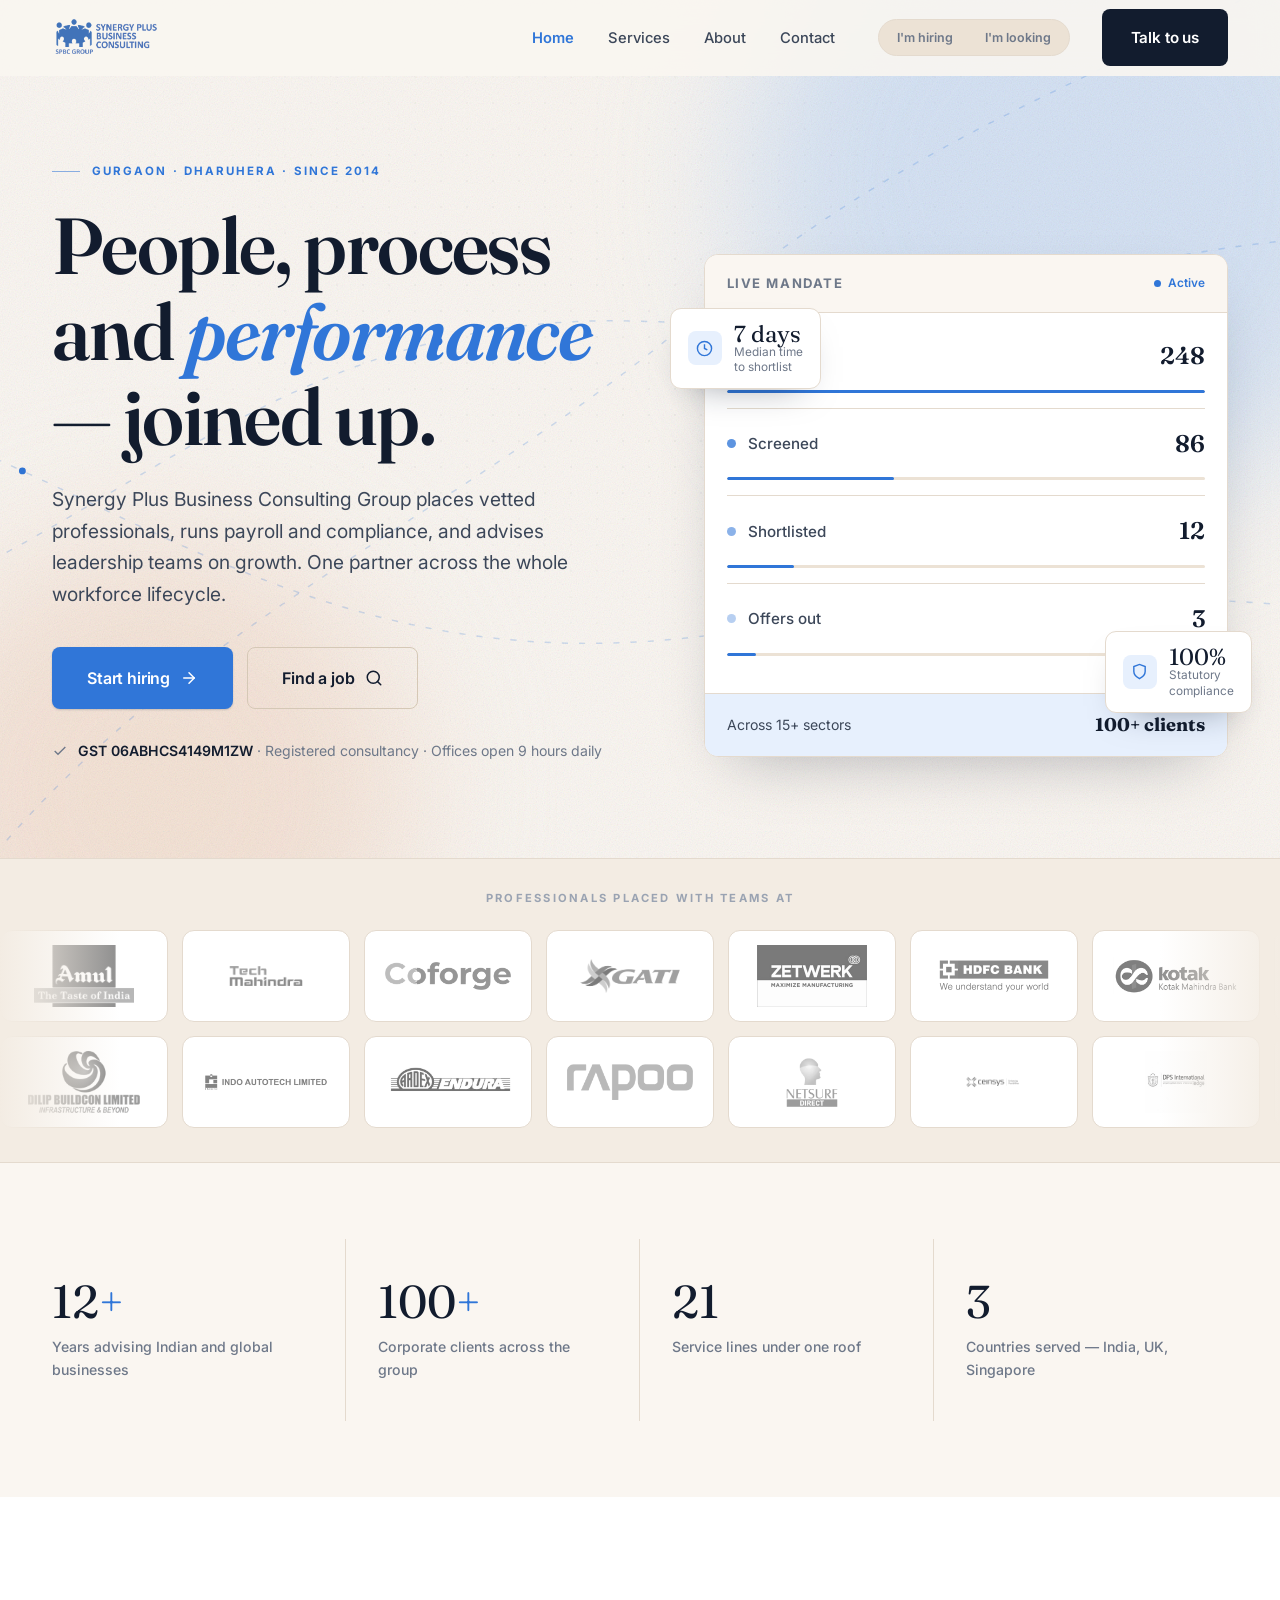
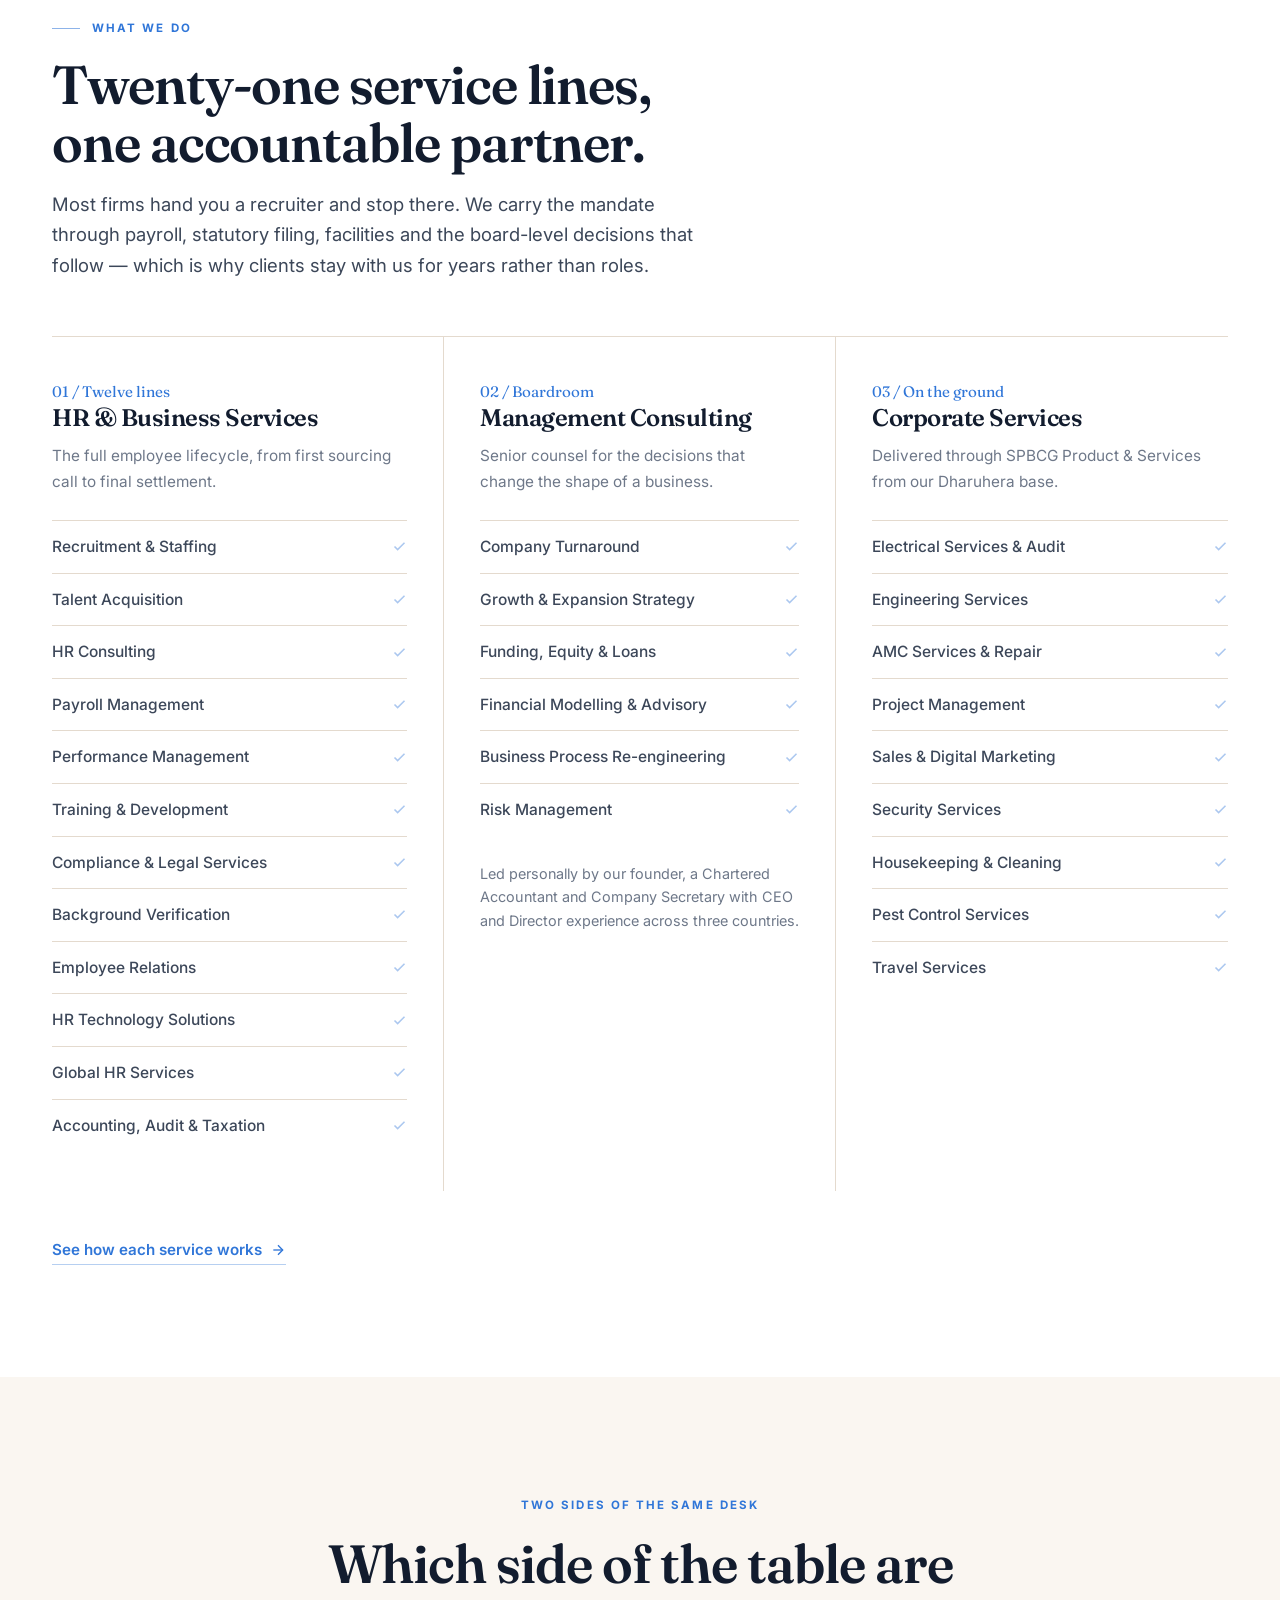
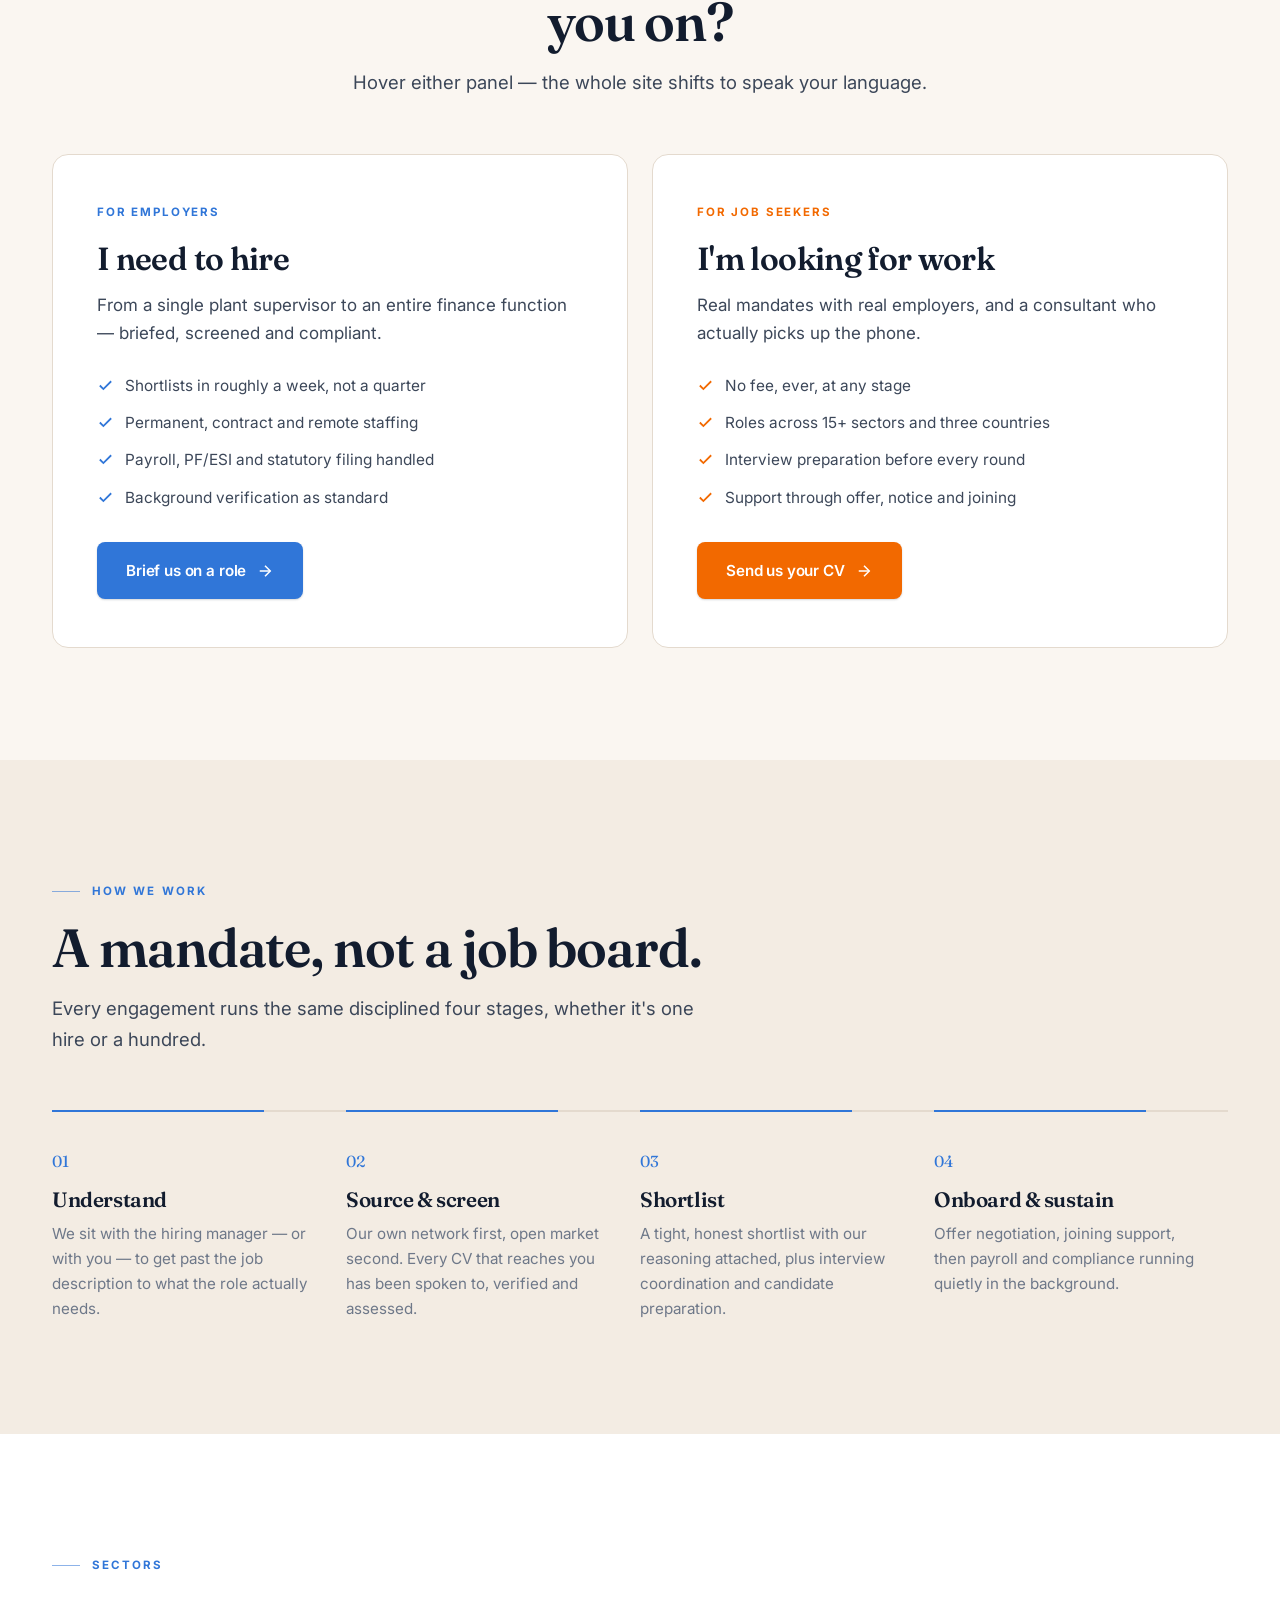
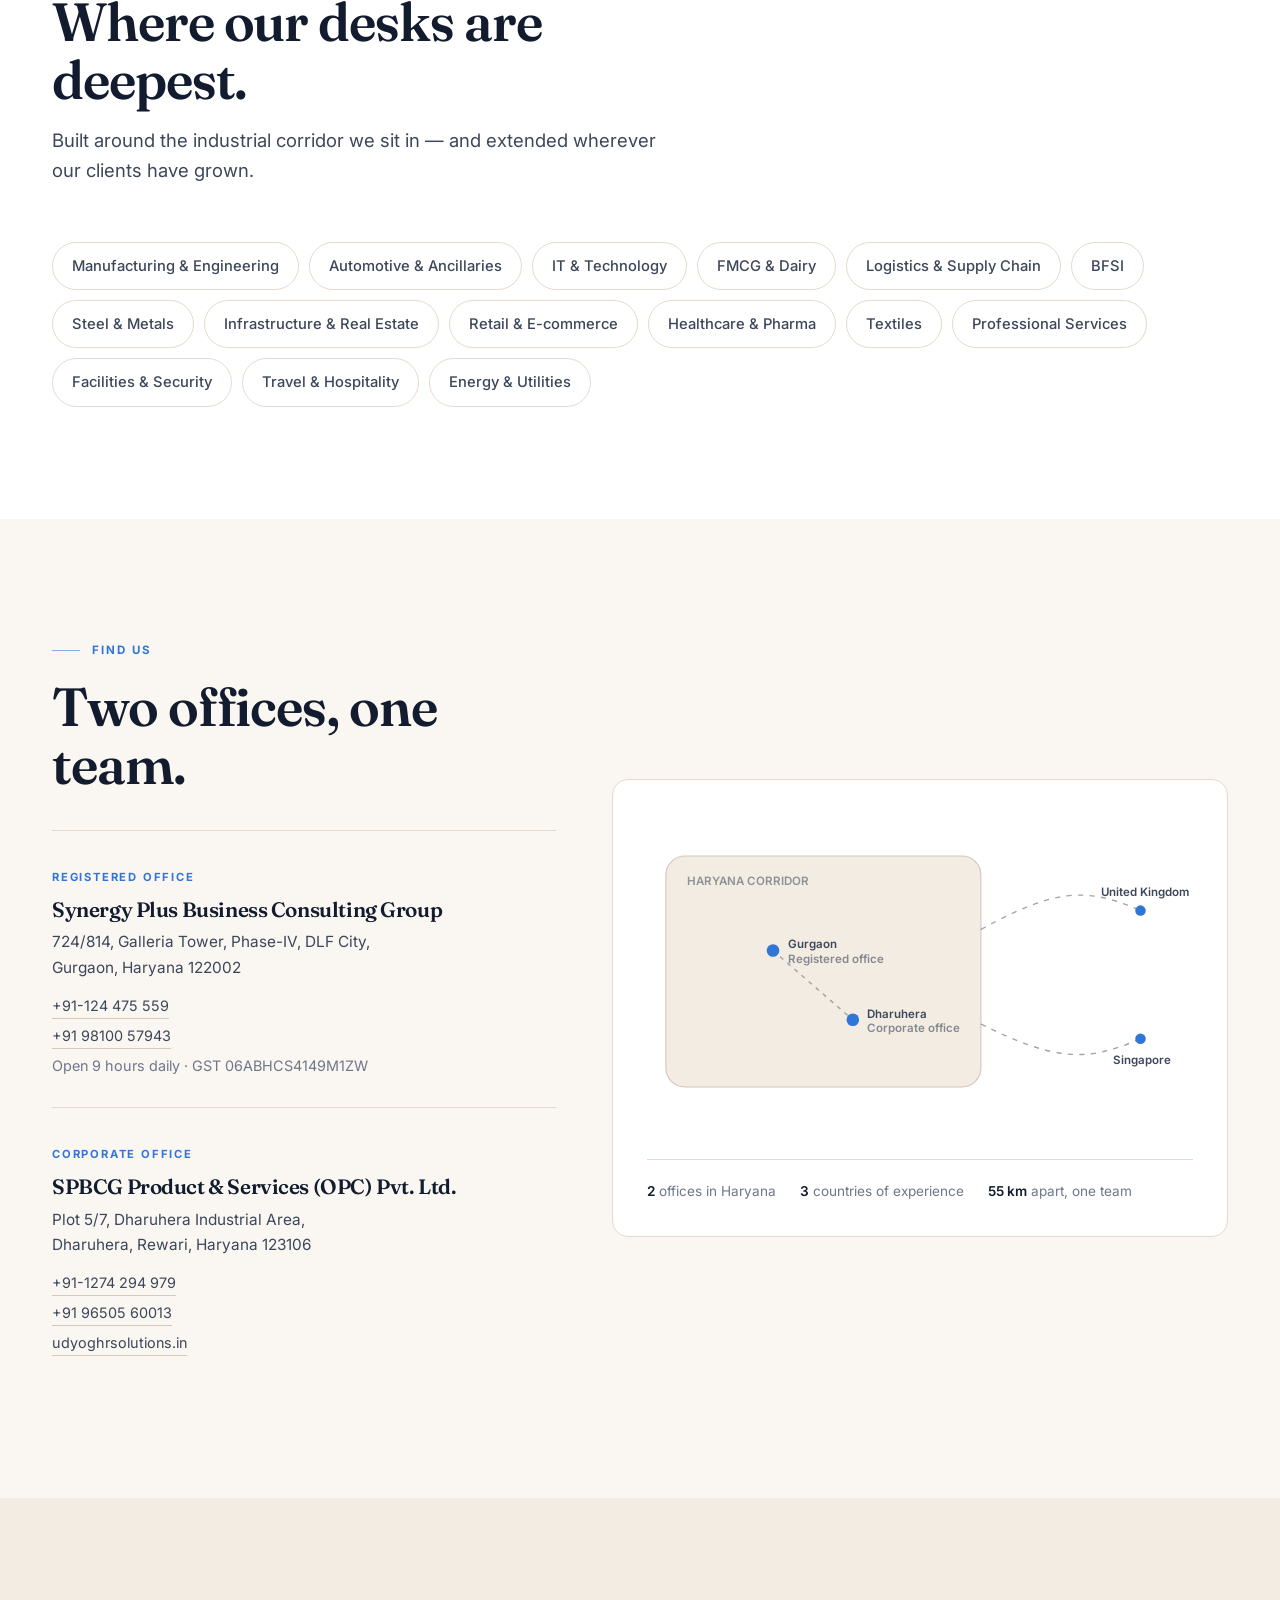
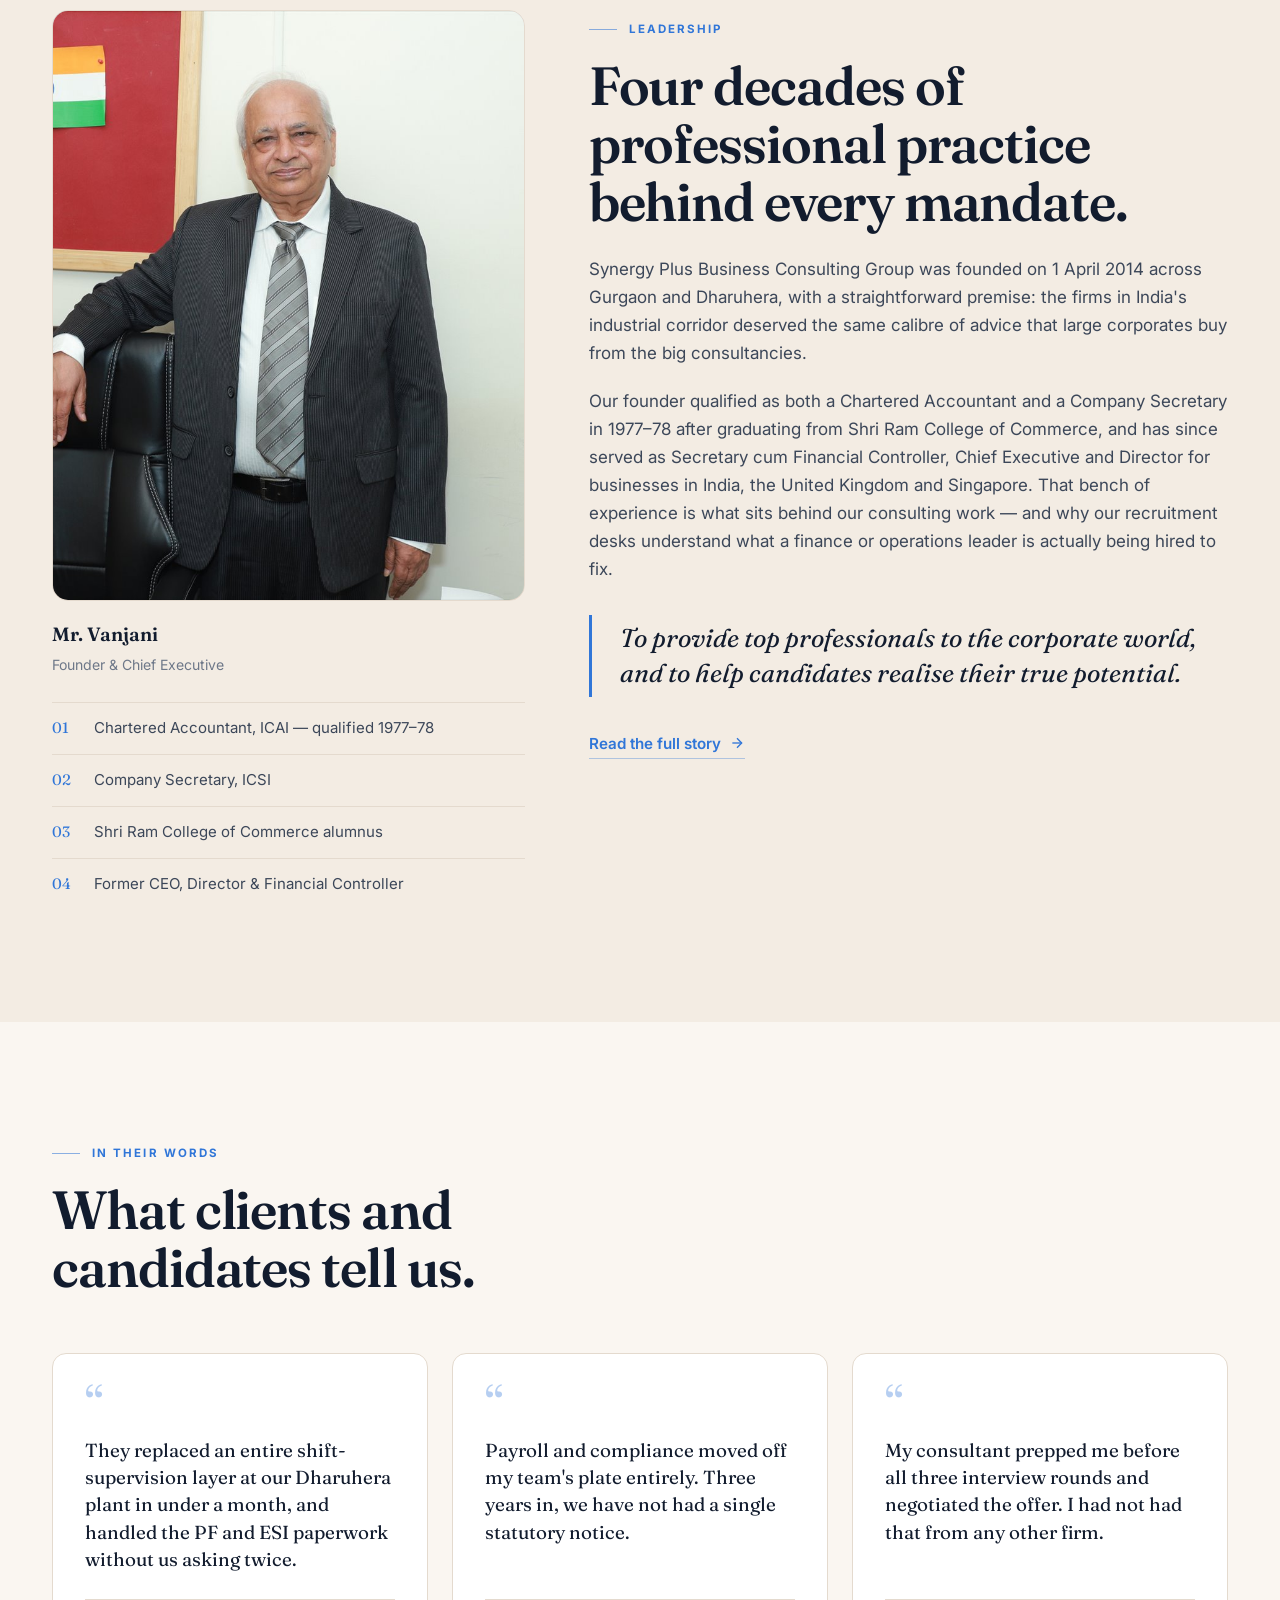
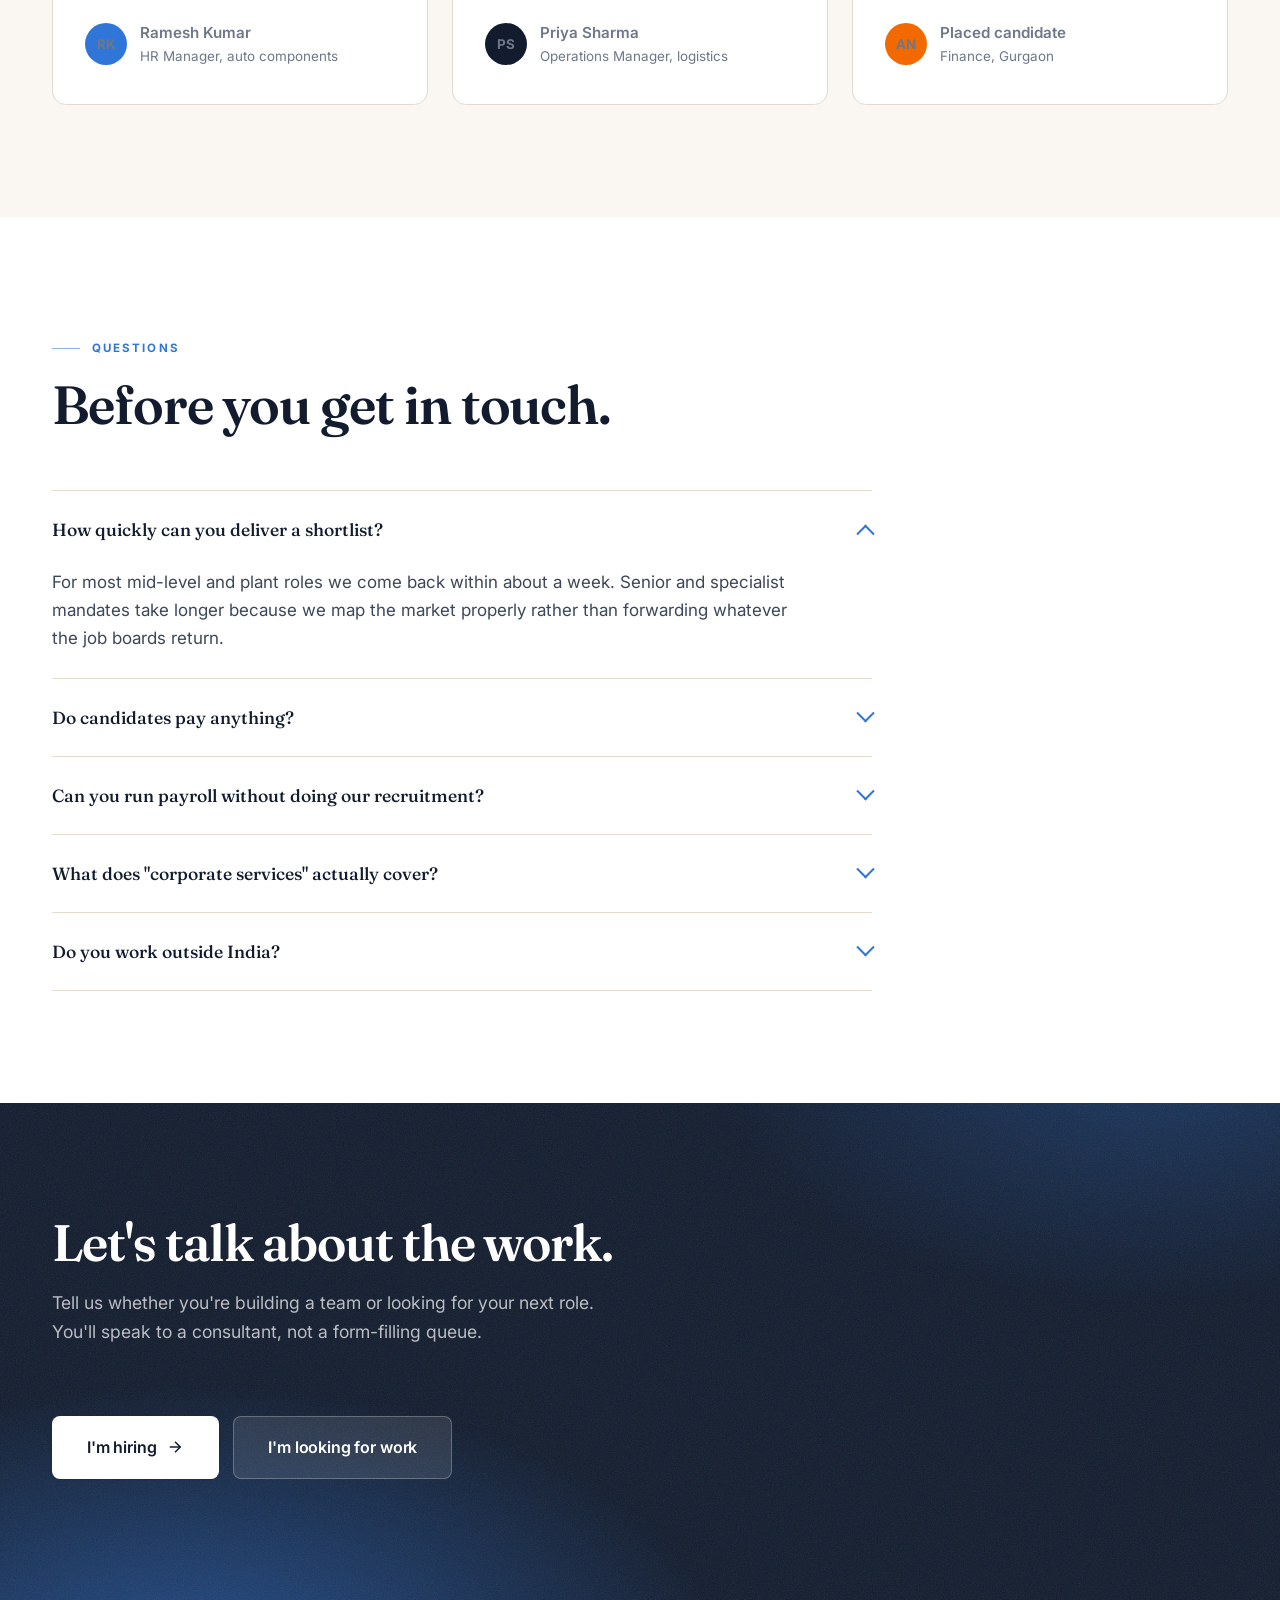
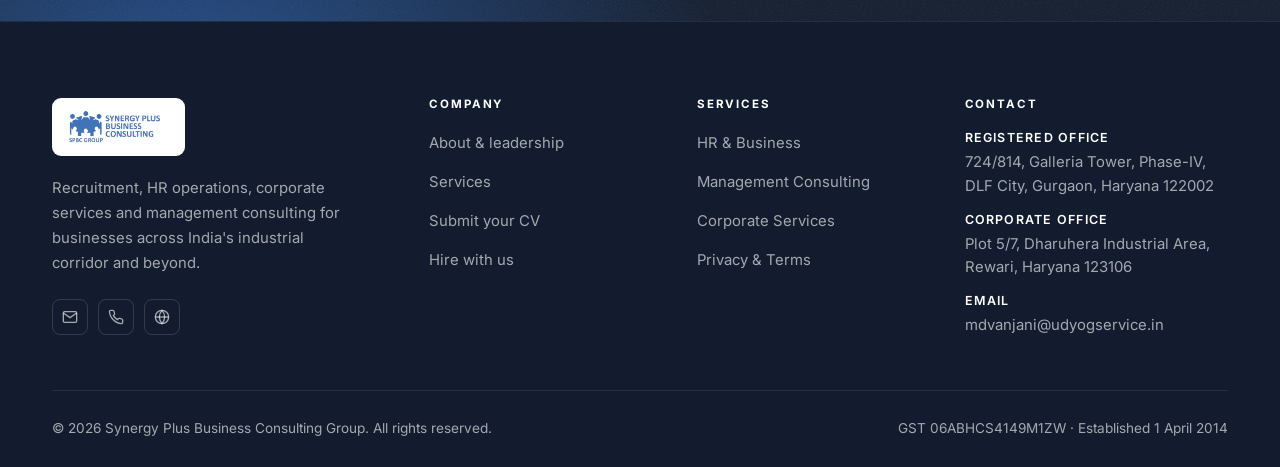
<file: index.html>
<!DOCTYPE html>
<html lang="en">
<head>
    <meta charset="UTF-8">
    <meta name="viewport" content="width=device-width, initial-scale=1.0">
    <title>Synergy Plus Business Consulting Group — HR Solutions & Management Consulting</title>
    <meta name="description" content="SPBC Group pairs companies with vetted talent and professionals with the right roles. Recruitment, payroll, compliance, corporate services and management consulting since 2014.">
    <link rel="stylesheet" href="style.css">
</head>
<body>
    <div class="mode-sweep" id="modeSweep" aria-hidden="true"></div>

    <nav class="nav" id="nav">
        <div class="wrap nav__inner">
            <a href="index.html" class="nav__logo" aria-label="SPBC Group home">
                <img src="Assets/logo.png" alt="Synergy Plus Business Consulting Group">
            </a>
            <ul class="nav__links" id="navLinks">
                <li><a href="index.html" class="is-active">Home</a></li>
                <li><a href="services.html">Services</a></li>
                <li><a href="founder.html">About</a></li>
                <li><a href="contact.html">Contact</a></li>
            </ul>
            <div class="mode-switch" role="group" aria-label="Choose your view">
                <button class="mode-switch__btn" data-mode-set="hire" type="button">I'm hiring</button>
                <button class="mode-switch__btn" data-mode-set="candidate" type="button">I'm looking</button>
            </div>
            <a href="contact.html" class="btn btn--ink nav__cta">Talk to us</a>
            <button class="burger" id="burger" aria-label="Menu" aria-expanded="false">
                <span></span><span></span><span></span>
            </button>
        </div>
    </nav>

    <!-- ============================ HERO ============================ -->
    <header class="hero">
        <div class="hero__bg" aria-hidden="true">
            <div class="bg-aurora bg-aurora--a"></div>
            <div class="bg-aurora bg-aurora--b"></div>
            <div class="bg-dots"></div>
            <svg class="bg-net" viewBox="0 0 1440 700" preserveAspectRatio="xMidYMid slice">
                <path id="netA" class="net-dash" d="M-60 540 C 260 500, 380 250, 720 262 S 1160 150, 1520 206"/>
                <path id="netB" class="net-dash" d="M-60 300 C 240 330, 400 560, 760 520 S 1200 470, 1520 540"/>
                <path id="netC" class="net-dash" d="M160 740 C 320 520, 560 430, 760 262 S 1120 60, 1280 -40"/>
                <circle class="pulse" r="3.6">
                    <animateMotion dur="11s" repeatCount="indefinite"><mpath href="#netA"/></animateMotion>
                </circle>
                <circle class="pulse" r="2.8">
                    <animateMotion dur="14s" begin="2s" repeatCount="indefinite"><mpath href="#netB"/></animateMotion>
                </circle>
                <circle class="pulse" r="3.2">
                    <animateMotion dur="13s" begin="4.5s" repeatCount="indefinite"><mpath href="#netC"/></animateMotion>
                </circle>
            </svg>
            <div class="bg-grain"></div>
        </div>

        <div class="wrap hero__grid">
            <div class="hero__copy">
                <div class="swap">
                    <div class="swap-default fade-up">
                        <span class="eyebrow">Gurgaon · Dharuhera · Since 2014</span>
                        <h1 class="display-xl">People, process and <em>performance</em> — joined up.</h1>
                        <p class="lede hero__lede">Synergy Plus Business Consulting Group places vetted professionals, runs payroll and compliance, and advises leadership teams on growth. One partner across the whole workforce lifecycle.</p>
                    </div>
                    <div class="swap-hire">
                        <span class="eyebrow">For employers</span>
                        <h1 class="display-xl">Hire people who <em>stay</em>.</h1>
                        <p class="lede hero__lede">Tell us the brief. We source, screen and shortlist against your culture as well as your spec — then handle payroll, statutory filings and onboarding so nothing lands back on your desk.</p>
                    </div>
                    <div class="swap-candidate">
                        <span class="eyebrow">For job seekers</span>
                        <h1 class="display-xl">Find work that <em>fits</em>.</h1>
                        <p class="lede hero__lede">Permanent, contract or remote — we match your experience to live mandates across manufacturing, IT, FMCG and BFSI, and stay with you through every interview round to the offer letter.</p>
                    </div>
                </div>

                <div class="hero__actions fade-up d1">
                    <a href="contact.html?type=employer" class="btn btn--solid btn--lg" data-mode-hover="hire">
                        Start hiring
                        <svg viewBox="0 0 24 24" fill="none" stroke="currentColor" stroke-width="2" stroke-linecap="round" stroke-linejoin="round"><line x1="5" y1="12" x2="19" y2="12"></line><polyline points="12 5 19 12 12 19"></polyline></svg>
                    </a>
                    <a href="contact.html?type=candidate" class="btn btn--ghost btn--lg" data-mode-hover="candidate">
                        Find a job
                        <svg viewBox="0 0 24 24" fill="none" stroke="currentColor" stroke-width="2" stroke-linecap="round" stroke-linejoin="round"><circle cx="11" cy="11" r="8"></circle><line x1="21" y1="21" x2="16.65" y2="16.65"></line></svg>
                    </a>
                </div>

                <div class="hero__note fade-up d2">
                    <svg width="16" height="16" viewBox="0 0 24 24" fill="none" stroke="currentColor" stroke-width="2"><path d="M20 6 9 17l-5-5"></path></svg>
                    <span><b>GST 06ABHCS4149M1ZW</b> · Registered consultancy · Offices open 9 hours daily</span>
                </div>
            </div>

            <div class="hero__panel fade-up d2">
                <div class="hero__chip hero__chip--a">
                    <div class="chip__icon">
                        <svg viewBox="0 0 24 24" fill="none" stroke="currentColor" stroke-width="2"><circle cx="12" cy="12" r="10"></circle><polyline points="12 6 12 12 16 14"></polyline></svg>
                    </div>
                    <div>
                        <div class="chip__k">7 days</div>
                        <div class="chip__v">Median time<br>to shortlist</div>
                    </div>
                </div>

                <div class="panel">
                    <div class="panel__head">
                        <span class="panel__title swap">
                            <span class="swap-default">Live mandate</span>
                            <span class="swap-hire">Your pipeline</span>
                            <span class="swap-candidate">Your journey</span>
                        </span>
                        <span class="panel__live">Active</span>
                    </div>

                    <div class="panel__body swap">
                        <div class="swap-default">
                            <div class="flow__row"><div class="flow__label"><i class="flow__dot"></i>Sourced</div><div class="flow__val">248</div><div class="flow__bar"><i style="width:100%"></i></div></div>
                            <div class="flow__row"><div class="flow__label"><i class="flow__dot"></i>Screened</div><div class="flow__val">86</div><div class="flow__bar"><i style="width:35%"></i></div></div>
                            <div class="flow__row"><div class="flow__label"><i class="flow__dot"></i>Shortlisted</div><div class="flow__val">12</div><div class="flow__bar"><i style="width:14%"></i></div></div>
                            <div class="flow__row"><div class="flow__label"><i class="flow__dot"></i>Offers out</div><div class="flow__val">3</div><div class="flow__bar"><i style="width:6%"></i></div></div>
                        </div>
                        <div class="swap-hire">
                            <div class="flow__row"><div class="flow__label"><i class="flow__dot"></i>Brief agreed</div><div class="flow__val">Day 1</div><div class="flow__bar"><i style="width:100%"></i></div></div>
                            <div class="flow__row"><div class="flow__label"><i class="flow__dot"></i>Sourcing &amp; screening</div><div class="flow__val">Day 2–6</div><div class="flow__bar"><i style="width:62%"></i></div></div>
                            <div class="flow__row"><div class="flow__label"><i class="flow__dot"></i>Shortlist delivered</div><div class="flow__val">Day 7</div><div class="flow__bar"><i style="width:34%"></i></div></div>
                            <div class="flow__row"><div class="flow__label"><i class="flow__dot"></i>Onboard &amp; payroll</div><div class="flow__val">Handled</div><div class="flow__bar"><i style="width:18%"></i></div></div>
                        </div>
                        <div class="swap-candidate">
                            <div class="flow__row"><div class="flow__label"><i class="flow__dot"></i>Profile &amp; CV review</div><div class="flow__val">Free</div><div class="flow__bar"><i style="width:100%"></i></div></div>
                            <div class="flow__row"><div class="flow__label"><i class="flow__dot"></i>Matched to mandates</div><div class="flow__val">48 hrs</div><div class="flow__bar"><i style="width:60%"></i></div></div>
                            <div class="flow__row"><div class="flow__label"><i class="flow__dot"></i>Interview prep</div><div class="flow__val">1-to-1</div><div class="flow__bar"><i style="width:40%"></i></div></div>
                            <div class="flow__row"><div class="flow__label"><i class="flow__dot"></i>Offer &amp; joining</div><div class="flow__val">Supported</div><div class="flow__bar"><i style="width:22%"></i></div></div>
                        </div>
                    </div>

                    <div class="panel__foot">
                        <span class="swap">
                            <span class="swap-default">Across 15+ sectors</span>
                            <span class="swap-hire">Compliance included</span>
                            <span class="swap-candidate">No fee to candidates</span>
                        </span>
                        <b>100+ clients</b>
                    </div>
                </div>

                <div class="hero__chip hero__chip--b">
                    <div class="chip__icon">
                        <svg viewBox="0 0 24 24" fill="none" stroke="currentColor" stroke-width="2"><path d="M12 22s8-4 8-10V5l-8-3-8 3v7c0 6 8 10 8 10z"></path></svg>
                    </div>
                    <div>
                        <div class="chip__k">100%</div>
                        <div class="chip__v">Statutory<br>compliance</div>
                    </div>
                </div>
            </div>
        </div>
    </header>

    <!-- ============================ CLIENTS ============================ -->
    <section class="marquee-band">
        <p class="marquee-band__label">Professionals placed with teams at</p>
        <div class="marquee-rows">
            <!-- Each row lists its logos twice so the loop is seamless; the second set is decorative -->
            <div class="marquee marquee--a">
                <div class="logo-tile"><img src="Assets/logos/amul.webp" alt="Amul"></div>
                <div class="logo-tile"><img src="Assets/logos/tech-mahindra.png" alt="Tech Mahindra"></div>
                <div class="logo-tile"><img src="Assets/logos/coforge.png" alt="Coforge"></div>
                <div class="logo-tile"><img src="Assets/logos/gati.webp" alt="Gati"></div>
                <div class="logo-tile"><img src="Assets/logos/zetwerk.jpg" alt="Zetwerk"></div>
                <div class="logo-tile"><img src="Assets/logos/hdfc-bank.png" alt="HDFC Bank"></div>
                <div class="logo-tile"><img src="Assets/logos/kotak-mahindra-bank.png" alt="Kotak Mahindra Bank"></div>
                <div class="logo-tile"><img src="Assets/logos/indusind-bank.png" alt="IndusInd Bank"></div>
                <div class="logo-tile"><img src="Assets/logos/rbl-bank.webp" alt="RBL Bank"></div>
                <div class="logo-tile"><img src="Assets/logos/dlf.svg" alt="DLF"></div>
                <div class="logo-tile"><img src="Assets/logos/zeiss.webp" alt="ZEISS"></div>
                <div class="logo-tile"><img src="Assets/logos/gkn.webp" alt="GKN"></div>

                <div class="logo-tile" aria-hidden="true"><img src="Assets/logos/amul.webp" alt=""></div>
                <div class="logo-tile" aria-hidden="true"><img src="Assets/logos/tech-mahindra.png" alt=""></div>
                <div class="logo-tile" aria-hidden="true"><img src="Assets/logos/coforge.png" alt=""></div>
                <div class="logo-tile" aria-hidden="true"><img src="Assets/logos/gati.webp" alt=""></div>
                <div class="logo-tile" aria-hidden="true"><img src="Assets/logos/zetwerk.jpg" alt=""></div>
                <div class="logo-tile" aria-hidden="true"><img src="Assets/logos/hdfc-bank.png" alt=""></div>
                <div class="logo-tile" aria-hidden="true"><img src="Assets/logos/kotak-mahindra-bank.png" alt=""></div>
                <div class="logo-tile" aria-hidden="true"><img src="Assets/logos/indusind-bank.png" alt=""></div>
                <div class="logo-tile" aria-hidden="true"><img src="Assets/logos/rbl-bank.webp" alt=""></div>
                <div class="logo-tile" aria-hidden="true"><img src="Assets/logos/dlf.svg" alt=""></div>
                <div class="logo-tile" aria-hidden="true"><img src="Assets/logos/zeiss.webp" alt=""></div>
                <div class="logo-tile" aria-hidden="true"><img src="Assets/logos/gkn.webp" alt=""></div>
            </div>

            <div class="marquee marquee--b">
                <div class="logo-tile"><img src="Assets/logos/dilip-buildcon.png" alt="Dilip Buildcon"></div>
                <div class="logo-tile"><img src="Assets/logos/indo-autotech.png" alt="Indo Autotech"></div>
                <div class="logo-tile"><img src="Assets/logos/ardex.webp" alt="Ardex"></div>
                <div class="logo-tile"><img src="Assets/logos/rapoo.png" alt="Rapoo"></div>
                <div class="logo-tile"><img src="Assets/logos/netsurf.webp" alt="NetSurf"></div>
                <div class="logo-tile"><img src="Assets/logos/ceinsys.png" alt="Ceinsys"></div>
                <div class="logo-tile"><img src="Assets/logos/dps-international.jpg" alt="DPS International"></div>
                <div class="logo-tile"><img src="Assets/logos/gd-goenka.png" alt="G.D. Goenka Public School"></div>
                <div class="logo-tile logo-tile--dark"><img src="Assets/logos/shiv-nadar-school.png" alt="Shiv Nadar School"></div>
                <div class="logo-tile logo-tile--dark"><img src="Assets/logos/masters-union.png" alt="Masters' Union"></div>
                <div class="logo-tile"><img src="Assets/logos/karya.jpg" alt="Karya"></div>
                <div class="logo-tile"><img src="Assets/logos/capricorn.png" alt="Capricorn"></div>

                <div class="logo-tile" aria-hidden="true"><img src="Assets/logos/dilip-buildcon.png" alt=""></div>
                <div class="logo-tile" aria-hidden="true"><img src="Assets/logos/indo-autotech.png" alt=""></div>
                <div class="logo-tile" aria-hidden="true"><img src="Assets/logos/ardex.webp" alt=""></div>
                <div class="logo-tile" aria-hidden="true"><img src="Assets/logos/rapoo.png" alt=""></div>
                <div class="logo-tile" aria-hidden="true"><img src="Assets/logos/netsurf.webp" alt=""></div>
                <div class="logo-tile" aria-hidden="true"><img src="Assets/logos/ceinsys.png" alt=""></div>
                <div class="logo-tile" aria-hidden="true"><img src="Assets/logos/dps-international.jpg" alt=""></div>
                <div class="logo-tile" aria-hidden="true"><img src="Assets/logos/gd-goenka.png" alt=""></div>
                <div class="logo-tile logo-tile--dark" aria-hidden="true"><img src="Assets/logos/shiv-nadar-school.png" alt=""></div>
                <div class="logo-tile logo-tile--dark" aria-hidden="true"><img src="Assets/logos/masters-union.png" alt=""></div>
                <div class="logo-tile" aria-hidden="true"><img src="Assets/logos/karya.jpg" alt=""></div>
                <div class="logo-tile" aria-hidden="true"><img src="Assets/logos/capricorn.png" alt=""></div>
            </div>
        </div>
    </section>

    <!-- ============================ STATS ============================ -->
    <section class="section section--tight">
        <div class="wrap">
            <div class="stats">
                <div class="stat reveal">
                    <div class="stat__num" data-count="12">12<span>+</span></div>
                    <div class="stat__label">Years advising Indian and global businesses</div>
                </div>
                <div class="stat reveal d1">
                    <div class="stat__num" data-count="100">100<span>+</span></div>
                    <div class="stat__label">Corporate clients across the group</div>
                </div>
                <div class="stat reveal d2">
                    <div class="stat__num" data-count="21">21<span></span></div>
                    <div class="stat__label">Service lines under one roof</div>
                </div>
                <div class="stat reveal d3">
                    <div class="stat__num" data-count="3">3<span></span></div>
                    <div class="stat__label">Countries served — India, UK, Singapore</div>
                </div>
            </div>
        </div>
    </section>

    <!-- ============================ SERVICES ============================ -->
    <section class="section section--surface" id="services">
        <div class="wrap">
            <div class="section-head reveal">
                <span class="eyebrow">What we do</span>
                <h2 class="display-lg">Twenty-one service lines, one accountable partner.</h2>
                <p class="lede">Most firms hand you a recruiter and stop there. We carry the mandate through payroll, statutory filing, facilities and the board-level decisions that follow — which is why clients stay with us for years rather than roles.</p>
            </div>

            <div class="svc-grid">
                <div class="svc-col reveal">
                    <span class="svc-col__n">01 / Twelve lines</span>
                    <h3>HR &amp; Business Services</h3>
                    <p>The full employee lifecycle, from first sourcing call to final settlement.</p>
                    <ul class="svc-list">
                        <li><span>Recruitment &amp; Staffing <svg class="tick" viewBox="0 0 24 24" fill="none" stroke="currentColor" stroke-width="2.5"><path d="M20 6 9 17l-5-5"/></svg></span></li>
                        <li><span>Talent Acquisition <svg class="tick" viewBox="0 0 24 24" fill="none" stroke="currentColor" stroke-width="2.5"><path d="M20 6 9 17l-5-5"/></svg></span></li>
                        <li><span>HR Consulting <svg class="tick" viewBox="0 0 24 24" fill="none" stroke="currentColor" stroke-width="2.5"><path d="M20 6 9 17l-5-5"/></svg></span></li>
                        <li><span>Payroll Management <svg class="tick" viewBox="0 0 24 24" fill="none" stroke="currentColor" stroke-width="2.5"><path d="M20 6 9 17l-5-5"/></svg></span></li>
                        <li><span>Performance Management <svg class="tick" viewBox="0 0 24 24" fill="none" stroke="currentColor" stroke-width="2.5"><path d="M20 6 9 17l-5-5"/></svg></span></li>
                        <li><span>Training &amp; Development <svg class="tick" viewBox="0 0 24 24" fill="none" stroke="currentColor" stroke-width="2.5"><path d="M20 6 9 17l-5-5"/></svg></span></li>
                        <li><span>Compliance &amp; Legal Services <svg class="tick" viewBox="0 0 24 24" fill="none" stroke="currentColor" stroke-width="2.5"><path d="M20 6 9 17l-5-5"/></svg></span></li>
                        <li><span>Background Verification <svg class="tick" viewBox="0 0 24 24" fill="none" stroke="currentColor" stroke-width="2.5"><path d="M20 6 9 17l-5-5"/></svg></span></li>
                        <li><span>Employee Relations <svg class="tick" viewBox="0 0 24 24" fill="none" stroke="currentColor" stroke-width="2.5"><path d="M20 6 9 17l-5-5"/></svg></span></li>
                        <li><span>HR Technology Solutions <svg class="tick" viewBox="0 0 24 24" fill="none" stroke="currentColor" stroke-width="2.5"><path d="M20 6 9 17l-5-5"/></svg></span></li>
                        <li><span>Global HR Services <svg class="tick" viewBox="0 0 24 24" fill="none" stroke="currentColor" stroke-width="2.5"><path d="M20 6 9 17l-5-5"/></svg></span></li>
                        <li><span>Accounting, Audit &amp; Taxation <svg class="tick" viewBox="0 0 24 24" fill="none" stroke="currentColor" stroke-width="2.5"><path d="M20 6 9 17l-5-5"/></svg></span></li>
                    </ul>
                </div>

                <div class="svc-col reveal d1">
                    <span class="svc-col__n">02 / Boardroom</span>
                    <h3>Management Consulting</h3>
                    <p>Senior counsel for the decisions that change the shape of a business.</p>
                    <ul class="svc-list">
                        <li><span>Company Turnaround <svg class="tick" viewBox="0 0 24 24" fill="none" stroke="currentColor" stroke-width="2.5"><path d="M20 6 9 17l-5-5"/></svg></span></li>
                        <li><span>Growth &amp; Expansion Strategy <svg class="tick" viewBox="0 0 24 24" fill="none" stroke="currentColor" stroke-width="2.5"><path d="M20 6 9 17l-5-5"/></svg></span></li>
                        <li><span>Funding, Equity &amp; Loans <svg class="tick" viewBox="0 0 24 24" fill="none" stroke="currentColor" stroke-width="2.5"><path d="M20 6 9 17l-5-5"/></svg></span></li>
                        <li><span>Financial Modelling &amp; Advisory <svg class="tick" viewBox="0 0 24 24" fill="none" stroke="currentColor" stroke-width="2.5"><path d="M20 6 9 17l-5-5"/></svg></span></li>
                        <li><span>Business Process Re-engineering <svg class="tick" viewBox="0 0 24 24" fill="none" stroke="currentColor" stroke-width="2.5"><path d="M20 6 9 17l-5-5"/></svg></span></li>
                        <li><span>Risk Management <svg class="tick" viewBox="0 0 24 24" fill="none" stroke="currentColor" stroke-width="2.5"><path d="M20 6 9 17l-5-5"/></svg></span></li>
                    </ul>
                    <p style="margin-top:26px;font-size:.9rem;">Led personally by our founder, a Chartered Accountant and Company Secretary with CEO and Director experience across three countries.</p>
                </div>

                <div class="svc-col reveal d2">
                    <span class="svc-col__n">03 / On the ground</span>
                    <h3>Corporate Services</h3>
                    <p>Delivered through SPBCG Product &amp; Services from our Dharuhera base.</p>
                    <ul class="svc-list">
                        <li><span>Electrical Services &amp; Audit <svg class="tick" viewBox="0 0 24 24" fill="none" stroke="currentColor" stroke-width="2.5"><path d="M20 6 9 17l-5-5"/></svg></span></li>
                        <li><span>Engineering Services <svg class="tick" viewBox="0 0 24 24" fill="none" stroke="currentColor" stroke-width="2.5"><path d="M20 6 9 17l-5-5"/></svg></span></li>
                        <li><span>AMC Services &amp; Repair <svg class="tick" viewBox="0 0 24 24" fill="none" stroke="currentColor" stroke-width="2.5"><path d="M20 6 9 17l-5-5"/></svg></span></li>
                        <li><span>Project Management <svg class="tick" viewBox="0 0 24 24" fill="none" stroke="currentColor" stroke-width="2.5"><path d="M20 6 9 17l-5-5"/></svg></span></li>
                        <li><span>Sales &amp; Digital Marketing <svg class="tick" viewBox="0 0 24 24" fill="none" stroke="currentColor" stroke-width="2.5"><path d="M20 6 9 17l-5-5"/></svg></span></li>
                        <li><span>Security Services <svg class="tick" viewBox="0 0 24 24" fill="none" stroke="currentColor" stroke-width="2.5"><path d="M20 6 9 17l-5-5"/></svg></span></li>
                        <li><span>Housekeeping &amp; Cleaning <svg class="tick" viewBox="0 0 24 24" fill="none" stroke="currentColor" stroke-width="2.5"><path d="M20 6 9 17l-5-5"/></svg></span></li>
                        <li><span>Pest Control Services <svg class="tick" viewBox="0 0 24 24" fill="none" stroke="currentColor" stroke-width="2.5"><path d="M20 6 9 17l-5-5"/></svg></span></li>
                        <li><span>Travel Services <svg class="tick" viewBox="0 0 24 24" fill="none" stroke="currentColor" stroke-width="2.5"><path d="M20 6 9 17l-5-5"/></svg></span></li>
                    </ul>
                </div>
            </div>

            <div style="margin-top:44px;">
                <a href="services.html" class="link-arrow">See how each service works
                    <svg width="16" height="16" viewBox="0 0 24 24" fill="none" stroke="currentColor" stroke-width="2"><line x1="5" y1="12" x2="19" y2="12"></line><polyline points="12 5 19 12 12 19"></polyline></svg>
                </a>
            </div>
        </div>
    </section>

    <!-- ============================ DUO ============================ -->
    <section class="section">
        <div class="wrap">
            <div class="section-head section-head--center reveal">
                <span class="eyebrow eyebrow--plain">Two sides of the same desk</span>
                <h2 class="display-lg">Which side of the table are you on?</h2>
                <p class="lede" style="margin:0 auto;">Hover either panel — the whole site shifts to speak your language.</p>
            </div>

            <div class="duo">
                <article class="duo__card duo__card--hire reveal" data-mode-hover="hire" data-mode-set="hire" tabindex="0">
                    <span class="duo__tag">For employers</span>
                    <h3>I need to hire</h3>
                    <p>From a single plant supervisor to an entire finance function — briefed, screened and compliant.</p>
                    <ul class="duo__points">
                        <li><svg viewBox="0 0 24 24" fill="none" stroke="currentColor" stroke-width="2.5"><path d="M20 6 9 17l-5-5"/></svg> Shortlists in roughly a week, not a quarter</li>
                        <li><svg viewBox="0 0 24 24" fill="none" stroke="currentColor" stroke-width="2.5"><path d="M20 6 9 17l-5-5"/></svg> Permanent, contract and remote staffing</li>
                        <li><svg viewBox="0 0 24 24" fill="none" stroke="currentColor" stroke-width="2.5"><path d="M20 6 9 17l-5-5"/></svg> Payroll, PF/ESI and statutory filing handled</li>
                        <li><svg viewBox="0 0 24 24" fill="none" stroke="currentColor" stroke-width="2.5"><path d="M20 6 9 17l-5-5"/></svg> Background verification as standard</li>
                    </ul>
                    <a href="contact.html?type=employer" class="btn btn--solid">Brief us on a role
                        <svg viewBox="0 0 24 24" fill="none" stroke="currentColor" stroke-width="2"><line x1="5" y1="12" x2="19" y2="12"></line><polyline points="12 5 19 12 12 19"></polyline></svg>
                    </a>
                </article>

                <article class="duo__card duo__card--candidate reveal d1" data-mode-hover="candidate" data-mode-set="candidate" tabindex="0">
                    <span class="duo__tag">For job seekers</span>
                    <h3>I'm looking for work</h3>
                    <p>Real mandates with real employers, and a consultant who actually picks up the phone.</p>
                    <ul class="duo__points">
                        <li><svg viewBox="0 0 24 24" fill="none" stroke="currentColor" stroke-width="2.5"><path d="M20 6 9 17l-5-5"/></svg> No fee, ever, at any stage</li>
                        <li><svg viewBox="0 0 24 24" fill="none" stroke="currentColor" stroke-width="2.5"><path d="M20 6 9 17l-5-5"/></svg> Roles across 15+ sectors and three countries</li>
                        <li><svg viewBox="0 0 24 24" fill="none" stroke="currentColor" stroke-width="2.5"><path d="M20 6 9 17l-5-5"/></svg> Interview preparation before every round</li>
                        <li><svg viewBox="0 0 24 24" fill="none" stroke="currentColor" stroke-width="2.5"><path d="M20 6 9 17l-5-5"/></svg> Support through offer, notice and joining</li>
                    </ul>
                    <a href="contact.html?type=candidate" class="btn btn--solid">Send us your CV
                        <svg viewBox="0 0 24 24" fill="none" stroke="currentColor" stroke-width="2"><line x1="5" y1="12" x2="19" y2="12"></line><polyline points="12 5 19 12 12 19"></polyline></svg>
                    </a>
                </article>
            </div>
        </div>
    </section>

    <!-- ============================ PROCESS ============================ -->
    <section class="section section--paper2">
        <div class="wrap">
            <div class="section-head reveal">
                <span class="eyebrow">How we work</span>
                <h2 class="display-lg">A mandate, not a job board.</h2>
                <p class="lede">Every engagement runs the same disciplined four stages, whether it's one hire or a hundred.</p>
            </div>
            <div class="steps">
                <div class="step reveal">
                    <span class="step__n">01</span>
                    <h3>Understand</h3>
                    <p>We sit with the hiring manager — or with you — to get past the job description to what the role actually needs.</p>
                </div>
                <div class="step reveal d1">
                    <span class="step__n">02</span>
                    <h3>Source &amp; screen</h3>
                    <p>Our own network first, open market second. Every CV that reaches you has been spoken to, verified and assessed.</p>
                </div>
                <div class="step reveal d2">
                    <span class="step__n">03</span>
                    <h3>Shortlist</h3>
                    <p>A tight, honest shortlist with our reasoning attached, plus interview coordination and candidate preparation.</p>
                </div>
                <div class="step reveal d3">
                    <span class="step__n">04</span>
                    <h3>Onboard &amp; sustain</h3>
                    <p>Offer negotiation, joining support, then payroll and compliance running quietly in the background.</p>
                </div>
            </div>
        </div>
    </section>

    <!-- ============================ SECTORS ============================ -->
    <section class="section section--surface">
        <div class="wrap">
            <div class="section-head reveal" style="max-width:620px;">
                <span class="eyebrow">Sectors</span>
                <h2 class="display-lg">Where our desks are deepest.</h2>
                <p class="lede">Built around the industrial corridor we sit in — and extended wherever our clients have grown.</p>
            </div>
            <div class="sectors reveal d1">
                <span class="sector">Manufacturing &amp; Engineering</span>
                <span class="sector">Automotive &amp; Ancillaries</span>
                <span class="sector">IT &amp; Technology</span>
                <span class="sector">FMCG &amp; Dairy</span>
                <span class="sector">Logistics &amp; Supply Chain</span>
                <span class="sector">BFSI</span>
                <span class="sector">Steel &amp; Metals</span>
                <span class="sector">Infrastructure &amp; Real Estate</span>
                <span class="sector">Retail &amp; E-commerce</span>
                <span class="sector">Healthcare &amp; Pharma</span>
                <span class="sector">Textiles</span>
                <span class="sector">Professional Services</span>
                <span class="sector">Facilities &amp; Security</span>
                <span class="sector">Travel &amp; Hospitality</span>
                <span class="sector">Energy &amp; Utilities</span>
            </div>
        </div>
    </section>

    <!-- ============================ OFFICES ============================ -->
    <section class="section">
        <div class="wrap">
            <div class="offices">
                <div class="reveal">
                    <div class="section-head" style="margin-bottom:36px;">
                        <span class="eyebrow">Find us</span>
                        <h2 class="display-lg">Two offices, one team.</h2>
                    </div>
                    <div class="office">
                        <span class="office__tag">Registered office</span>
                        <h3>Synergy Plus Business Consulting Group</h3>
                        <address>724/814, Galleria Tower, Phase-IV, DLF City,<br>Gurgaon, Haryana 122002</address>
                        <div class="office__meta">
                            <a href="tel:+911244755590">+91-124 475 559</a>
                            <a href="tel:+919810057943">+91 98100 57943</a>
                            <span>Open 9 hours daily · GST 06ABHCS4149M1ZW</span>
                        </div>
                    </div>
                    <div class="office">
                        <span class="office__tag">Corporate office</span>
                        <h3>SPBCG Product &amp; Services (OPC) Pvt. Ltd.</h3>
                        <address>Plot 5/7, Dharuhera Industrial Area,<br>Dharuhera, Rewari, Haryana 123106</address>
                        <div class="office__meta">
                            <a href="tel:+911274294979">+91-1274 294 979</a>
                            <a href="tel:+919650560013">+91 96505 60013</a>
                            <a href="https://udyoghrsolutions.in" target="_blank" rel="noopener">udyoghrsolutions.in</a>
                        </div>
                    </div>
                </div>

                <div class="map-card reveal d1">
                    <svg class="map-svg" viewBox="0 0 520 300" role="img" aria-label="Coverage: Gurgaon and Dharuhera offices, serving India, the UK and Singapore">
                        <rect class="land" x="18" y="40" width="300" height="220" rx="18"/>
                        <text x="38" y="68" opacity=".55">HARYANA CORRIDOR</text>

                        <line x1="120" y1="130" x2="196" y2="196" stroke="currentColor" stroke-width="1.4" stroke-dasharray="4 5" opacity=".35"/>
                        <circle class="pin-ring" cx="120" cy="130" r="5"/>
                        <circle class="pin" cx="120" cy="130" r="6"/>
                        <text x="134" y="128">Gurgaon</text>
                        <text x="134" y="142" opacity=".6">Registered office</text>

                        <circle class="pin-ring pin-ring--2" cx="196" cy="196" r="5"/>
                        <circle class="pin" cx="196" cy="196" r="6"/>
                        <text x="210" y="194">Dharuhera</text>
                        <text x="210" y="208" opacity=".6">Corporate office</text>

                        <path d="M318 110 C 390 70, 420 70, 470 92" fill="none" stroke="currentColor" stroke-width="1.3" stroke-dasharray="5 6" opacity=".4"/>
                        <circle class="pin" cx="470" cy="92" r="5"/>
                        <text x="432" y="78">United Kingdom</text>

                        <path d="M318 200 C 390 236, 420 236, 470 214" fill="none" stroke="currentColor" stroke-width="1.3" stroke-dasharray="5 6" opacity=".4"/>
                        <circle class="pin" cx="470" cy="214" r="5"/>
                        <text x="444" y="238">Singapore</text>
                    </svg>
                    <div class="map-legend">
                        <span><b>2</b> offices in Haryana</span>
                        <span><b>3</b> countries of experience</span>
                        <span><b>55 km</b> apart, one team</span>
                    </div>
                </div>
            </div>
        </div>
    </section>

    <!-- ============================ FOUNDER ============================ -->
    <section class="section section--paper2">
        <div class="wrap founder">
            <div class="reveal">
                <figure class="portrait portrait--photo">
                    <img src="Assets/founder.jpg" alt="Mr. Vanjani, Founder and Chief Executive of SPBC Group, at the Gurgaon office">
                </figure>
                <p class="portrait-caption">
                    <strong>Mr. Vanjani</strong>
                    <span>Founder &amp; Chief Executive</span>
                </p>
                <ul class="creds">
                    <li><span>01</span><span>Chartered Accountant, ICAI — qualified 1977–78</span></li>
                    <li><span>02</span><span>Company Secretary, ICSI</span></li>
                    <li><span>03</span><span>Shri Ram College of Commerce alumnus</span></li>
                    <li><span>04</span><span>Former CEO, Director &amp; Financial Controller</span></li>
                </ul>
            </div>

            <div class="bio reveal d1">
                <span class="eyebrow">Leadership</span>
                <h2 class="display-lg" style="margin:18px 0 24px;">Four decades of professional practice behind every mandate.</h2>
                <p>Synergy Plus Business Consulting Group was founded on 1 April 2014 across Gurgaon and Dharuhera, with a straightforward premise: the firms in India's industrial corridor deserved the same calibre of advice that large corporates buy from the big consultancies.</p>
                <p>Our founder qualified as both a Chartered Accountant and a Company Secretary in 1977–78 after graduating from Shri Ram College of Commerce, and has since served as Secretary cum Financial Controller, Chief Executive and Director for businesses in India, the United Kingdom and Singapore. That bench of experience is what sits behind our consulting work — and why our recruitment desks understand what a finance or operations leader is actually being hired to fix.</p>
                <blockquote class="pull-quote">To provide top professionals to the corporate world, and to help candidates realise their true potential.</blockquote>
                <a href="founder.html" class="link-arrow">Read the full story
                    <svg width="16" height="16" viewBox="0 0 24 24" fill="none" stroke="currentColor" stroke-width="2"><line x1="5" y1="12" x2="19" y2="12"></line><polyline points="12 5 19 12 12 19"></polyline></svg>
                </a>
            </div>
        </div>
    </section>

    <!-- ============================ QUOTES ============================ -->
    <section class="section">
        <div class="wrap">
            <div class="section-head reveal" style="max-width:640px;">
                <span class="eyebrow">In their words</span>
                <h2 class="display-lg">What clients and candidates tell us.</h2>
            </div>
            <div class="quotes">
                <figure class="quote reveal">
                    <div class="quote__mark">&ldquo;</div>
                    <p>They replaced an entire shift-supervision layer at our Dharuhera plant in under a month, and handled the PF and ESI paperwork without us asking twice.</p>
                    <figcaption class="quote__by">
                        <span class="quote__av" style="background:var(--blue)">RK</span>
                        <span><strong>Ramesh Kumar</strong><span>HR Manager, auto components</span></span>
                    </figcaption>
                </figure>
                <figure class="quote reveal d1">
                    <div class="quote__mark">&ldquo;</div>
                    <p>Payroll and compliance moved off my team's plate entirely. Three years in, we have not had a single statutory notice.</p>
                    <figcaption class="quote__by">
                        <span class="quote__av" style="background:var(--ink)">PS</span>
                        <span><strong>Priya Sharma</strong><span>Operations Manager, logistics</span></span>
                    </figcaption>
                </figure>
                <figure class="quote reveal d2">
                    <div class="quote__mark">&ldquo;</div>
                    <p>My consultant prepped me before all three interview rounds and negotiated the offer. I had not had that from any other firm.</p>
                    <figcaption class="quote__by">
                        <span class="quote__av" style="background:var(--orange)">AN</span>
                        <span><strong>Placed candidate</strong><span>Finance, Gurgaon</span></span>
                    </figcaption>
                </figure>
            </div>
        </div>
    </section>

    <!-- ============================ FAQ ============================ -->
    <section class="section section--surface">
        <div class="wrap">
            <div class="section-head reveal" style="max-width:620px;">
                <span class="eyebrow">Questions</span>
                <h2 class="display-lg">Before you get in touch.</h2>
            </div>
            <div class="faq reveal d1">
                <details open>
                    <summary>How quickly can you deliver a shortlist?</summary>
                    <p>For most mid-level and plant roles we come back within about a week. Senior and specialist mandates take longer because we map the market properly rather than forwarding whatever the job boards return.</p>
                </details>
                <details>
                    <summary>Do candidates pay anything?</summary>
                    <p>No. Candidates are never charged at any stage. Our fees are paid by the hiring organisation, which is the standard and the only ethical arrangement.</p>
                </details>
                <details>
                    <summary>Can you run payroll without doing our recruitment?</summary>
                    <p>Yes. Payroll management, statutory compliance, background verification and accounting are all available as standalone engagements.</p>
                </details>
                <details>
                    <summary>What does "corporate services" actually cover?</summary>
                    <p>Facilities-side work delivered from our Dharuhera company — electrical audits, engineering, AMC and repair, project management, security, housekeeping, pest control and travel. Plants often take these alongside staffing.</p>
                </details>
                <details>
                    <summary>Do you work outside India?</summary>
                    <p>We do. Our leadership has held executive roles in the United Kingdom and Singapore, and we support global HR mandates for clients operating across those markets.</p>
                </details>
            </div>
        </div>
    </section>

    <!-- ============================ CTA ============================ -->
    <section class="section cta-band">
        <div class="wrap">
            <div class="swap">
                <div class="swap-default">
                    <h2>Let's talk about the work.</h2>
                    <p>Tell us whether you're building a team or looking for your next role. You'll speak to a consultant, not a form-filling queue.</p>
                </div>
                <div class="swap-hire">
                    <h2>Brief us on the role.</h2>
                    <p>Send the spec — or just the problem you're trying to solve. We'll come back with a view on the market, the salary band and a timeline.</p>
                </div>
                <div class="swap-candidate">
                    <h2>Send us your CV.</h2>
                    <p>We'll review it properly, tell you honestly where you stand, and match you against live mandates. No fee, no spam.</p>
                </div>
            </div>
            <div class="hero__actions" style="margin-top:34px;">
                <a href="contact.html?type=employer" class="btn btn--solid btn--lg" data-mode-hover="hire">I'm hiring
                    <svg viewBox="0 0 24 24" fill="none" stroke="currentColor" stroke-width="2"><line x1="5" y1="12" x2="19" y2="12"></line><polyline points="12 5 19 12 12 19"></polyline></svg>
                </a>
                <a href="contact.html?type=candidate" class="btn btn--light btn--lg" data-mode-hover="candidate">I'm looking for work</a>
            </div>
        </div>
    </section>

    <!-- ============================ FOOTER ============================ -->
    <footer class="footer">
        <div class="wrap">
            <div class="footer__top">
                <div>
                    <div class="footer__logo"><img src="Assets/logo.png" alt="Synergy Plus Business Consulting Group"></div>
                    <p>Recruitment, HR operations, corporate services and management consulting for businesses across India's industrial corridor and beyond.</p>
                    <div class="footer__social" style="margin-top:22px;">
                        <a href="mailto:mdvanjani@udyogservice.in" aria-label="Email">
                            <svg viewBox="0 0 24 24" fill="none" stroke="currentColor" stroke-width="2"><rect x="2" y="4" width="20" height="16" rx="2"></rect><path d="m22 6-10 7L2 6"></path></svg>
                        </a>
                        <a href="tel:+919810057943" aria-label="Phone">
                            <svg viewBox="0 0 24 24" fill="none" stroke="currentColor" stroke-width="2"><path d="M22 16.92v3a2 2 0 0 1-2.18 2 19.79 19.79 0 0 1-8.63-3.07 19.5 19.5 0 0 1-6-6 19.79 19.79 0 0 1-3.07-8.67A2 2 0 0 1 4.11 2h3a2 2 0 0 1 2 1.72c.127.96.361 1.903.7 2.81a2 2 0 0 1-.45 2.11L8.09 9.91a16 16 0 0 0 6 6l1.27-1.27a2 2 0 0 1 2.11-.45c.907.339 1.85.573 2.81.7A2 2 0 0 1 22 16.92z"></path></svg>
                        </a>
                        <a href="https://udyoghrsolutions.in" target="_blank" rel="noopener" aria-label="Udyog HR Solutions">
                            <svg viewBox="0 0 24 24" fill="none" stroke="currentColor" stroke-width="2"><circle cx="12" cy="12" r="10"></circle><line x1="2" y1="12" x2="22" y2="12"></line><path d="M12 2a15.3 15.3 0 0 1 4 10 15.3 15.3 0 0 1-4 10 15.3 15.3 0 0 1-4-10 15.3 15.3 0 0 1 4-10z"></path></svg>
                        </a>
                    </div>
                </div>

                <div>
                    <h4>Company</h4>
                    <ul>
                        <li><a href="founder.html">About &amp; leadership</a></li>
                        <li><a href="services.html">Services</a></li>
                        <li><a href="contact.html?type=candidate">Submit your CV</a></li>
                        <li><a href="contact.html?type=employer">Hire with us</a></li>
                    </ul>
                </div>

                <div>
                    <h4>Services</h4>
                    <ul>
                        <li><a href="services.html#hr">HR &amp; Business</a></li>
                        <li><a href="services.html#consulting">Management Consulting</a></li>
                        <li><a href="services.html#corporate">Corporate Services</a></li>
                        <li><a href="legal.html#privacy">Privacy &amp; Terms</a></li>
                    </ul>
                </div>

                <div>
                    <h4>Contact</h4>
                    <ul class="footer__contact">
                        <li><b>Registered office</b>724/814, Galleria Tower, Phase-IV, DLF City, Gurgaon, Haryana 122002</li>
                        <li><b>Corporate office</b>Plot 5/7, Dharuhera Industrial Area, Rewari, Haryana 123106</li>
                        <li><b>Email</b><a href="mailto:mdvanjani@udyogservice.in">mdvanjani@udyogservice.in</a></li>
                    </ul>
                </div>
            </div>

            <div class="footer__bottom">
                <span>&copy; 2026 Synergy Plus Business Consulting Group. All rights reserved.</span>
                <span>GST 06ABHCS4149M1ZW · Established 1 April 2014</span>
            </div>
        </div>
    </footer>

    <script src="script.js"></script>
</body>
</html>
</file>
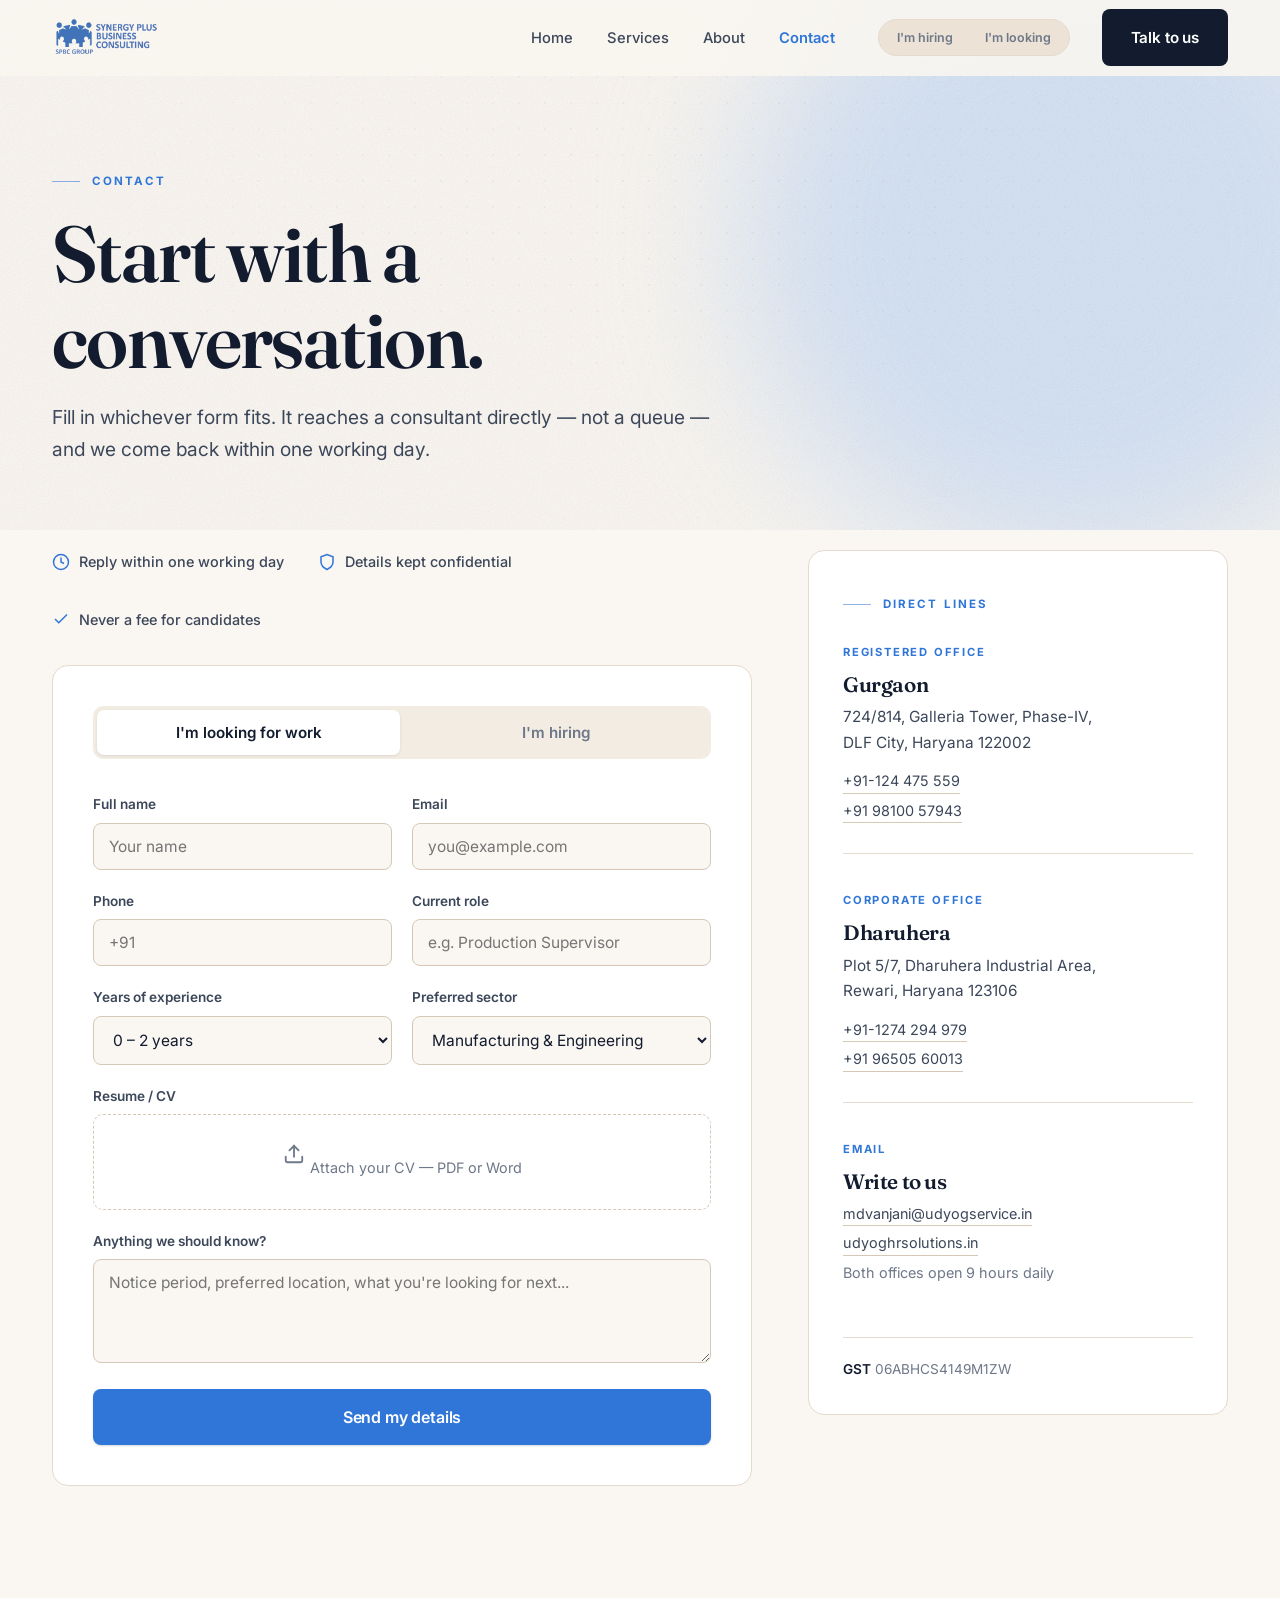
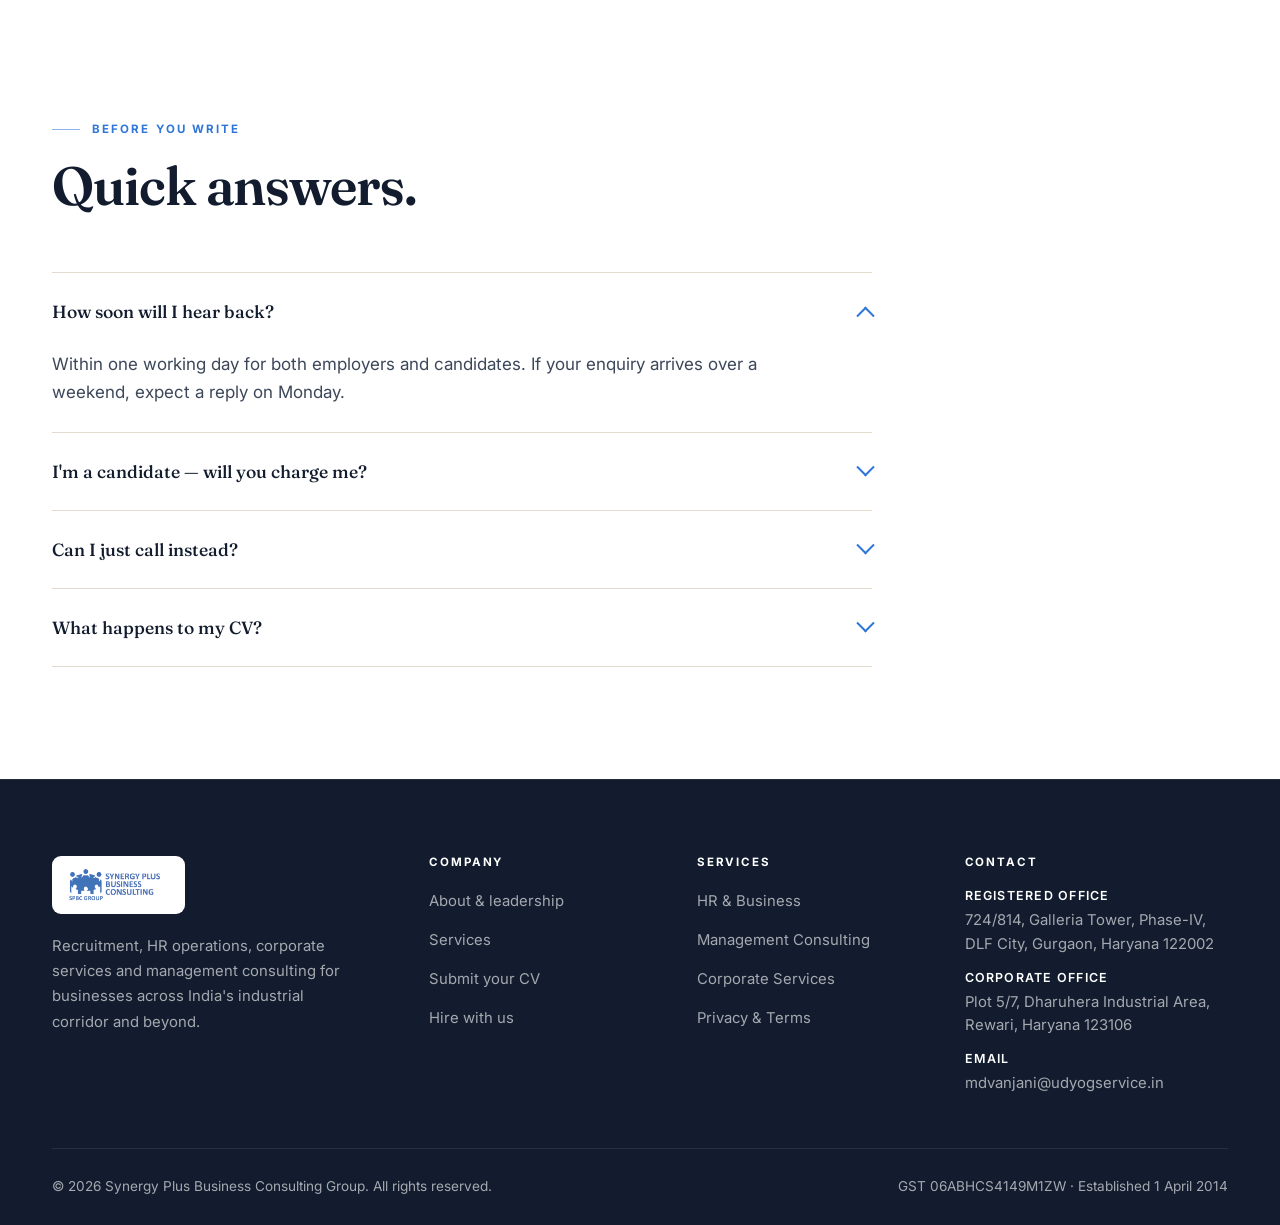
<file: contact.html>
<!DOCTYPE html>
<html lang="en">
<head>
    <meta charset="UTF-8">
    <meta name="viewport" content="width=device-width, initial-scale=1.0">
    <title>Contact — SPBC Group</title>
    <meta name="description" content="Talk to Synergy Plus Business Consulting Group. Brief us on a role, send your CV, or visit our Gurgaon and Dharuhera offices.">
    <link rel="stylesheet" href="style.css">
</head>
<body>
    <div class="mode-sweep" id="modeSweep" aria-hidden="true"></div>

    <nav class="nav" id="nav">
        <div class="wrap nav__inner">
            <a href="index.html" class="nav__logo" aria-label="SPBC Group home">
                <img src="Assets/logo.png" alt="Synergy Plus Business Consulting Group">
            </a>
            <ul class="nav__links" id="navLinks">
                <li><a href="index.html">Home</a></li>
                <li><a href="services.html">Services</a></li>
                <li><a href="founder.html">About</a></li>
                <li><a href="contact.html" class="is-active">Contact</a></li>
            </ul>
            <div class="mode-switch" role="group" aria-label="Choose your view">
                <button class="mode-switch__btn" data-mode-set="hire" type="button">I'm hiring</button>
                <button class="mode-switch__btn" data-mode-set="candidate" type="button">I'm looking</button>
            </div>
            <a href="contact.html" class="btn btn--ink nav__cta">Talk to us</a>
            <button class="burger" id="burger" aria-label="Menu" aria-expanded="false">
                <span></span><span></span><span></span>
            </button>
        </div>
    </nav>

    <header class="page-head">
        <div class="page-head__bg" aria-hidden="true">
            <div class="bg-aurora bg-aurora--a"></div>
            <div class="bg-dots"></div>
            <div class="bg-grain"></div>
        </div>
        <div class="wrap">
            <span class="eyebrow fade-up">Contact</span>
            <h1 class="display-xl fade-up d1" style="max-width:15ch;">Start with a conversation.</h1>
            <p class="lede fade-up d2" style="font-size:1.2rem;">Fill in whichever form fits. It reaches a consultant directly — not a queue — and we come back within one working day.</p>
        </div>
    </header>

    <section class="section" style="padding-top:20px;">
        <div class="wrap" style="display:grid;grid-template-columns:1.25fr .75fr;gap:56px;align-items:start;">
            <div class="reveal">
                <div class="trust-strip">
                    <div><svg viewBox="0 0 24 24" fill="none" stroke="currentColor" stroke-width="2"><circle cx="12" cy="12" r="10"></circle><polyline points="12 6 12 12 16 14"></polyline></svg> Reply within one working day</div>
                    <div><svg viewBox="0 0 24 24" fill="none" stroke="currentColor" stroke-width="2"><path d="M12 22s8-4 8-10V5l-8-3-8 3v7c0 6 8 10 8 10z"></path></svg> Details kept confidential</div>
                    <div><svg viewBox="0 0 24 24" fill="none" stroke="currentColor" stroke-width="2"><path d="M20 6 9 17l-5-5"></path></svg> Never a fee for candidates</div>
                </div>

                <div class="form-card">
                    <div class="form-tabs" role="tablist">
                        <button class="form-tab is-active" data-form-tab="candidate" type="button" role="tab">I'm looking for work</button>
                        <button class="form-tab" data-form-tab="employer" type="button" role="tab">I'm hiring</button>
                    </div>

                    <form data-form="candidate" class="is-active">
                        <div class="field-grid">
                            <div class="field">
                                <label for="c-name">Full name</label>
                                <input id="c-name" type="text" placeholder="Your name" required>
                            </div>
                            <div class="field">
                                <label for="c-email">Email</label>
                                <input id="c-email" type="email" placeholder="you@example.com" required>
                            </div>
                            <div class="field">
                                <label for="c-phone">Phone</label>
                                <input id="c-phone" type="tel" placeholder="+91 ">
                            </div>
                            <div class="field">
                                <label for="c-role">Current role</label>
                                <input id="c-role" type="text" placeholder="e.g. Production Supervisor">
                            </div>
                            <div class="field">
                                <label for="c-exp">Years of experience</label>
                                <select id="c-exp">
                                    <option>0 – 2 years</option>
                                    <option>3 – 5 years</option>
                                    <option>6 – 10 years</option>
                                    <option>11 – 20 years</option>
                                    <option>20+ years</option>
                                </select>
                            </div>
                            <div class="field">
                                <label for="c-sector">Preferred sector</label>
                                <select id="c-sector">
                                    <option>Manufacturing &amp; Engineering</option>
                                    <option>Automotive</option>
                                    <option>IT &amp; Technology</option>
                                    <option>FMCG &amp; Retail</option>
                                    <option>Logistics &amp; Supply Chain</option>
                                    <option>BFSI</option>
                                    <option>Facilities &amp; Security</option>
                                    <option>Other</option>
                                </select>
                            </div>
                            <div class="field field--full">
                                <label for="c-cv">Resume / CV</label>
                                <div class="drop">
                                    <input id="c-cv" type="file" accept=".pdf,.doc,.docx">
                                    <svg viewBox="0 0 24 24" fill="none" stroke="currentColor" stroke-width="2" stroke-linecap="round"><path d="M21 15v4a2 2 0 0 1-2 2H5a2 2 0 0 1-2-2v-4"></path><polyline points="17 8 12 3 7 8"></polyline><line x1="12" y1="3" x2="12" y2="15"></line></svg>
                                    <span>Attach your CV — PDF or Word</span>
                                </div>
                            </div>
                            <div class="field field--full">
                                <label for="c-msg">Anything we should know?</label>
                                <textarea id="c-msg" rows="4" placeholder="Notice period, preferred location, what you're looking for next..."></textarea>
                            </div>
                        </div>
                        <button type="submit" class="btn btn--solid btn--lg" style="width:100%;">Send my details</button>
                    </form>

                    <form data-form="employer">
                        <div class="field-grid">
                            <div class="field">
                                <label for="e-company">Company name</label>
                                <input id="e-company" type="text" placeholder="Your company" required>
                            </div>
                            <div class="field">
                                <label for="e-name">Your name</label>
                                <input id="e-name" type="text" placeholder="Contact person" required>
                            </div>
                            <div class="field">
                                <label for="e-email">Work email</label>
                                <input id="e-email" type="email" placeholder="you@company.com" required>
                            </div>
                            <div class="field">
                                <label for="e-phone">Phone</label>
                                <input id="e-phone" type="tel" placeholder="+91 ">
                            </div>
                            <div class="field">
                                <label for="e-service">What do you need?</label>
                                <select id="e-service">
                                    <option>Recruitment &amp; staffing</option>
                                    <option>Payroll management</option>
                                    <option>Compliance &amp; legal</option>
                                    <option>Background verification</option>
                                    <option>Management consulting</option>
                                    <option>Corporate / facilities services</option>
                                    <option>Accounting, audit &amp; taxation</option>
                                </select>
                            </div>
                            <div class="field">
                                <label for="e-count">Positions to fill</label>
                                <select id="e-count">
                                    <option>1 role</option>
                                    <option>2 – 5 roles</option>
                                    <option>6 – 20 roles</option>
                                    <option>20+ / ongoing</option>
                                    <option>Not a hiring need</option>
                                </select>
                            </div>
                            <div class="field field--full">
                                <label for="e-brief">The brief</label>
                                <textarea id="e-brief" rows="5" placeholder="Roles, location, salary band, timeline — or just the problem you're trying to solve."></textarea>
                            </div>
                        </div>
                        <button type="submit" class="btn btn--solid btn--lg" style="width:100%;">Request a call back</button>
                    </form>
                </div>
            </div>

            <aside class="reveal d1">
                <div class="map-card">
                    <span class="eyebrow">Direct lines</span>
                    <div class="office" style="margin-top:22px;">
                        <span class="office__tag">Registered office</span>
                        <h3>Gurgaon</h3>
                        <address>724/814, Galleria Tower, Phase-IV,<br>DLF City, Haryana 122002</address>
                        <div class="office__meta">
                            <a href="tel:+911244755590">+91-124 475 559</a>
                            <a href="tel:+919810057943">+91 98100 57943</a>
                        </div>
                    </div>
                    <div class="office">
                        <span class="office__tag">Corporate office</span>
                        <h3>Dharuhera</h3>
                        <address>Plot 5/7, Dharuhera Industrial Area,<br>Rewari, Haryana 123106</address>
                        <div class="office__meta">
                            <a href="tel:+911274294979">+91-1274 294 979</a>
                            <a href="tel:+919650560013">+91 96505 60013</a>
                        </div>
                    </div>
                    <div class="office">
                        <span class="office__tag">Email</span>
                        <h3>Write to us</h3>
                        <div class="office__meta">
                            <a href="mailto:mdvanjani@udyogservice.in">mdvanjani@udyogservice.in</a>
                            <a href="https://udyoghrsolutions.in" target="_blank" rel="noopener">udyoghrsolutions.in</a>
                            <span>Both offices open 9 hours daily</span>
                        </div>
                    </div>
                    <div class="map-legend">
                        <span><b>GST</b> 06ABHCS4149M1ZW</span>
                    </div>
                </div>
            </aside>
        </div>
    </section>

    <section class="section section--surface">
        <div class="wrap">
            <div class="section-head reveal" style="max-width:620px;">
                <span class="eyebrow">Before you write</span>
                <h2 class="display-lg">Quick answers.</h2>
            </div>
            <div class="faq reveal d1">
                <details open>
                    <summary>How soon will I hear back?</summary>
                    <p>Within one working day for both employers and candidates. If your enquiry arrives over a weekend, expect a reply on Monday.</p>
                </details>
                <details>
                    <summary>I'm a candidate — will you charge me?</summary>
                    <p>No. Candidates are never charged at any stage, for any reason. Our fees are paid by hiring organisations.</p>
                </details>
                <details>
                    <summary>Can I just call instead?</summary>
                    <p>Of course. Both offices are open nine hours a day — the Gurgaon and Dharuhera numbers are listed alongside this form.</p>
                </details>
                <details>
                    <summary>What happens to my CV?</summary>
                    <p>It is held confidentially and only shared with an employer once we have spoken to you and you have agreed to that specific application.</p>
                </details>
            </div>
        </div>
    </section>

    <footer class="footer">
        <div class="wrap">
            <div class="footer__top">
                <div>
                    <div class="footer__logo"><img src="Assets/logo.png" alt="Synergy Plus Business Consulting Group"></div>
                    <p>Recruitment, HR operations, corporate services and management consulting for businesses across India's industrial corridor and beyond.</p>
                </div>
                <div>
                    <h4>Company</h4>
                    <ul>
                        <li><a href="founder.html">About &amp; leadership</a></li>
                        <li><a href="services.html">Services</a></li>
                        <li><a href="contact.html?type=candidate">Submit your CV</a></li>
                        <li><a href="contact.html?type=employer">Hire with us</a></li>
                    </ul>
                </div>
                <div>
                    <h4>Services</h4>
                    <ul>
                        <li><a href="services.html#hr">HR &amp; Business</a></li>
                        <li><a href="services.html#consulting">Management Consulting</a></li>
                        <li><a href="services.html#corporate">Corporate Services</a></li>
                        <li><a href="legal.html#privacy">Privacy &amp; Terms</a></li>
                    </ul>
                </div>
                <div>
                    <h4>Contact</h4>
                    <ul class="footer__contact">
                        <li><b>Registered office</b>724/814, Galleria Tower, Phase-IV, DLF City, Gurgaon, Haryana 122002</li>
                        <li><b>Corporate office</b>Plot 5/7, Dharuhera Industrial Area, Rewari, Haryana 123106</li>
                        <li><b>Email</b><a href="mailto:mdvanjani@udyogservice.in">mdvanjani@udyogservice.in</a></li>
                    </ul>
                </div>
            </div>
            <div class="footer__bottom">
                <span>&copy; 2026 Synergy Plus Business Consulting Group. All rights reserved.</span>
                <span>GST 06ABHCS4149M1ZW · Established 1 April 2014</span>
            </div>
        </div>
    </footer>

    <script src="script.js"></script>
</body>
</html>
</file>
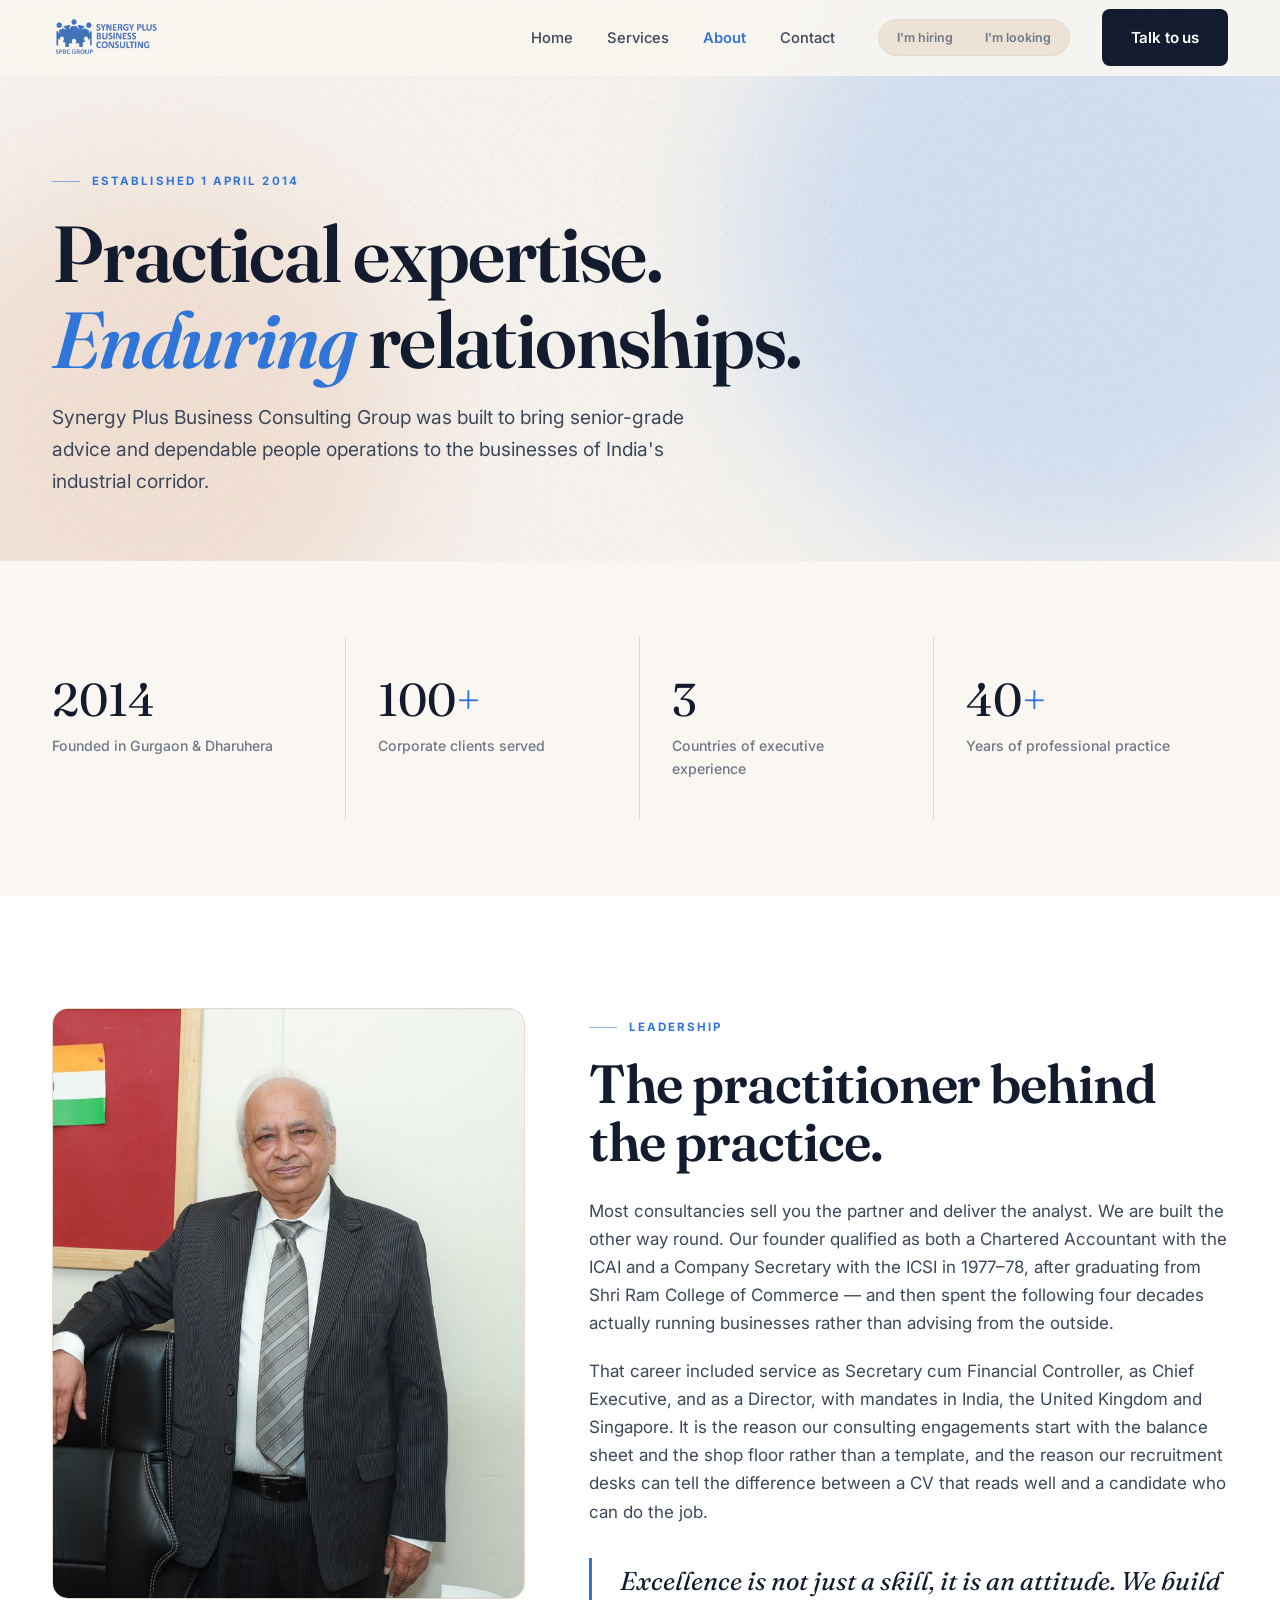
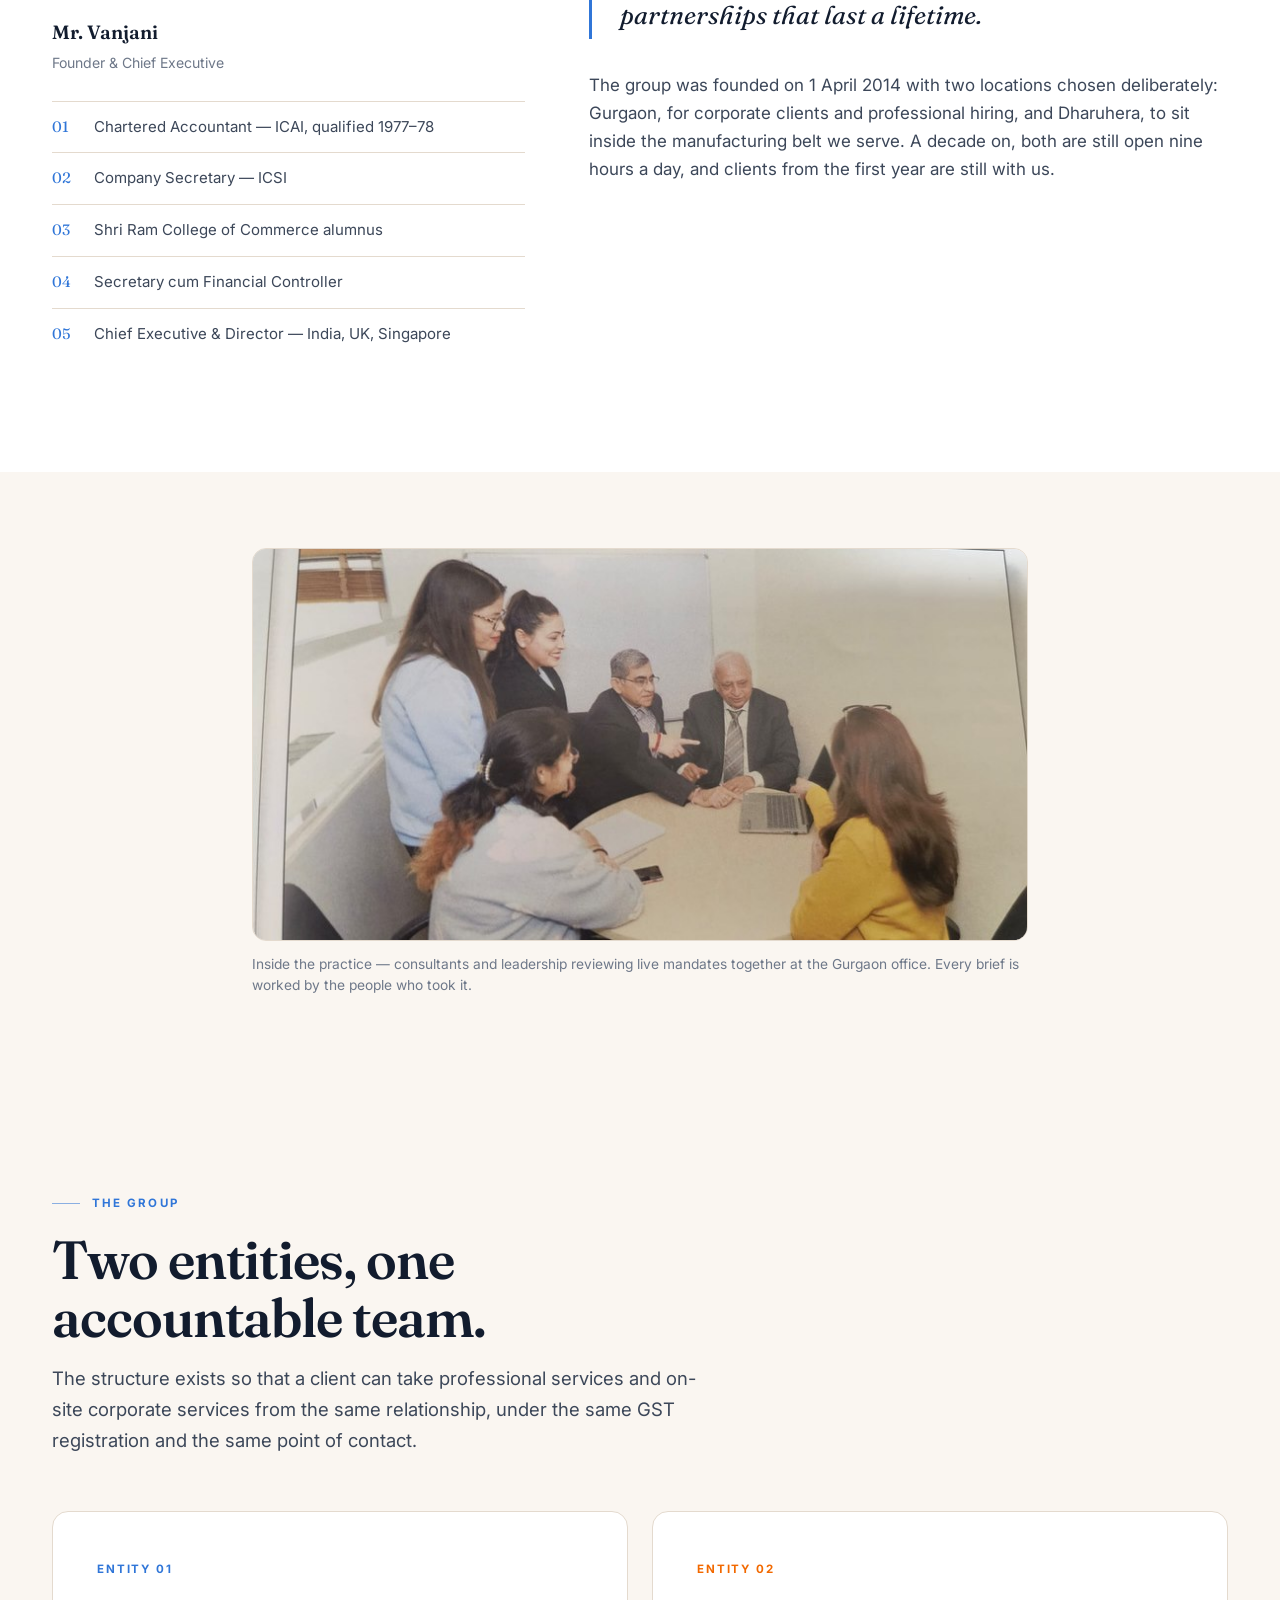
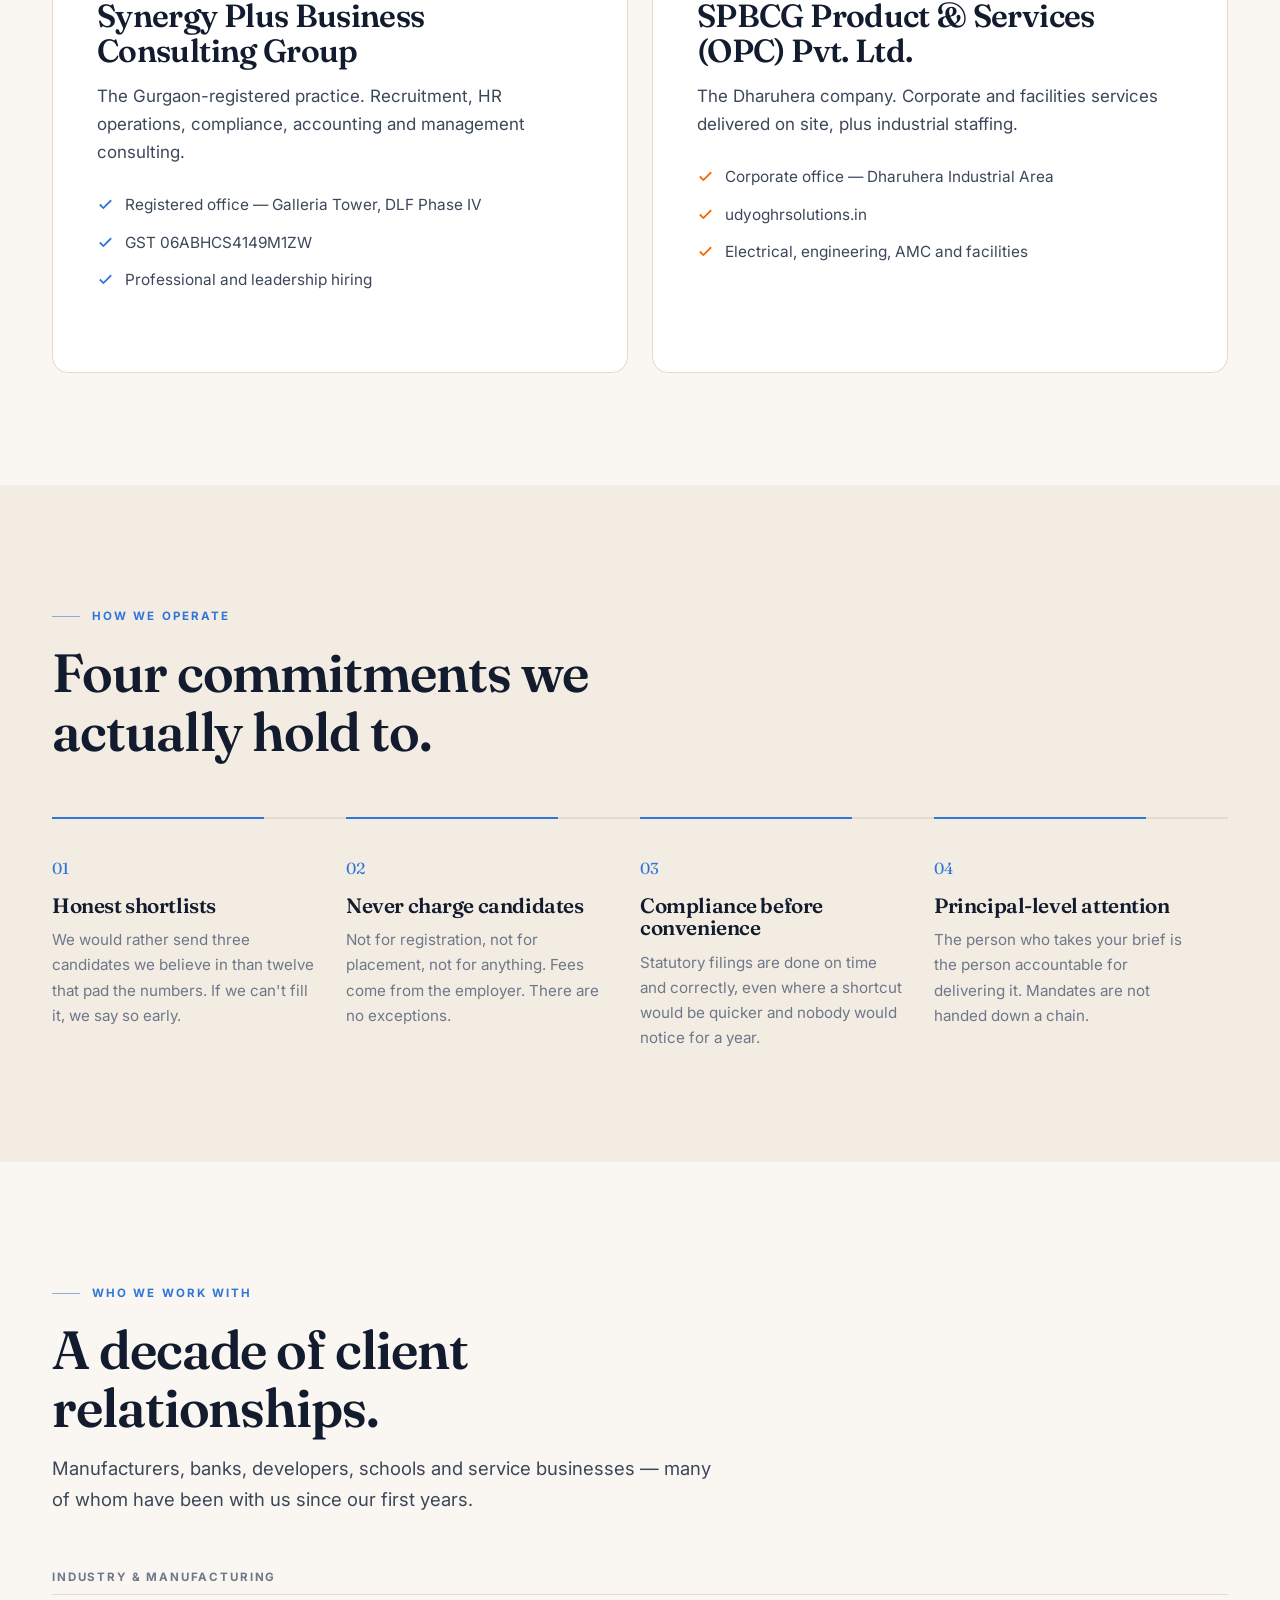
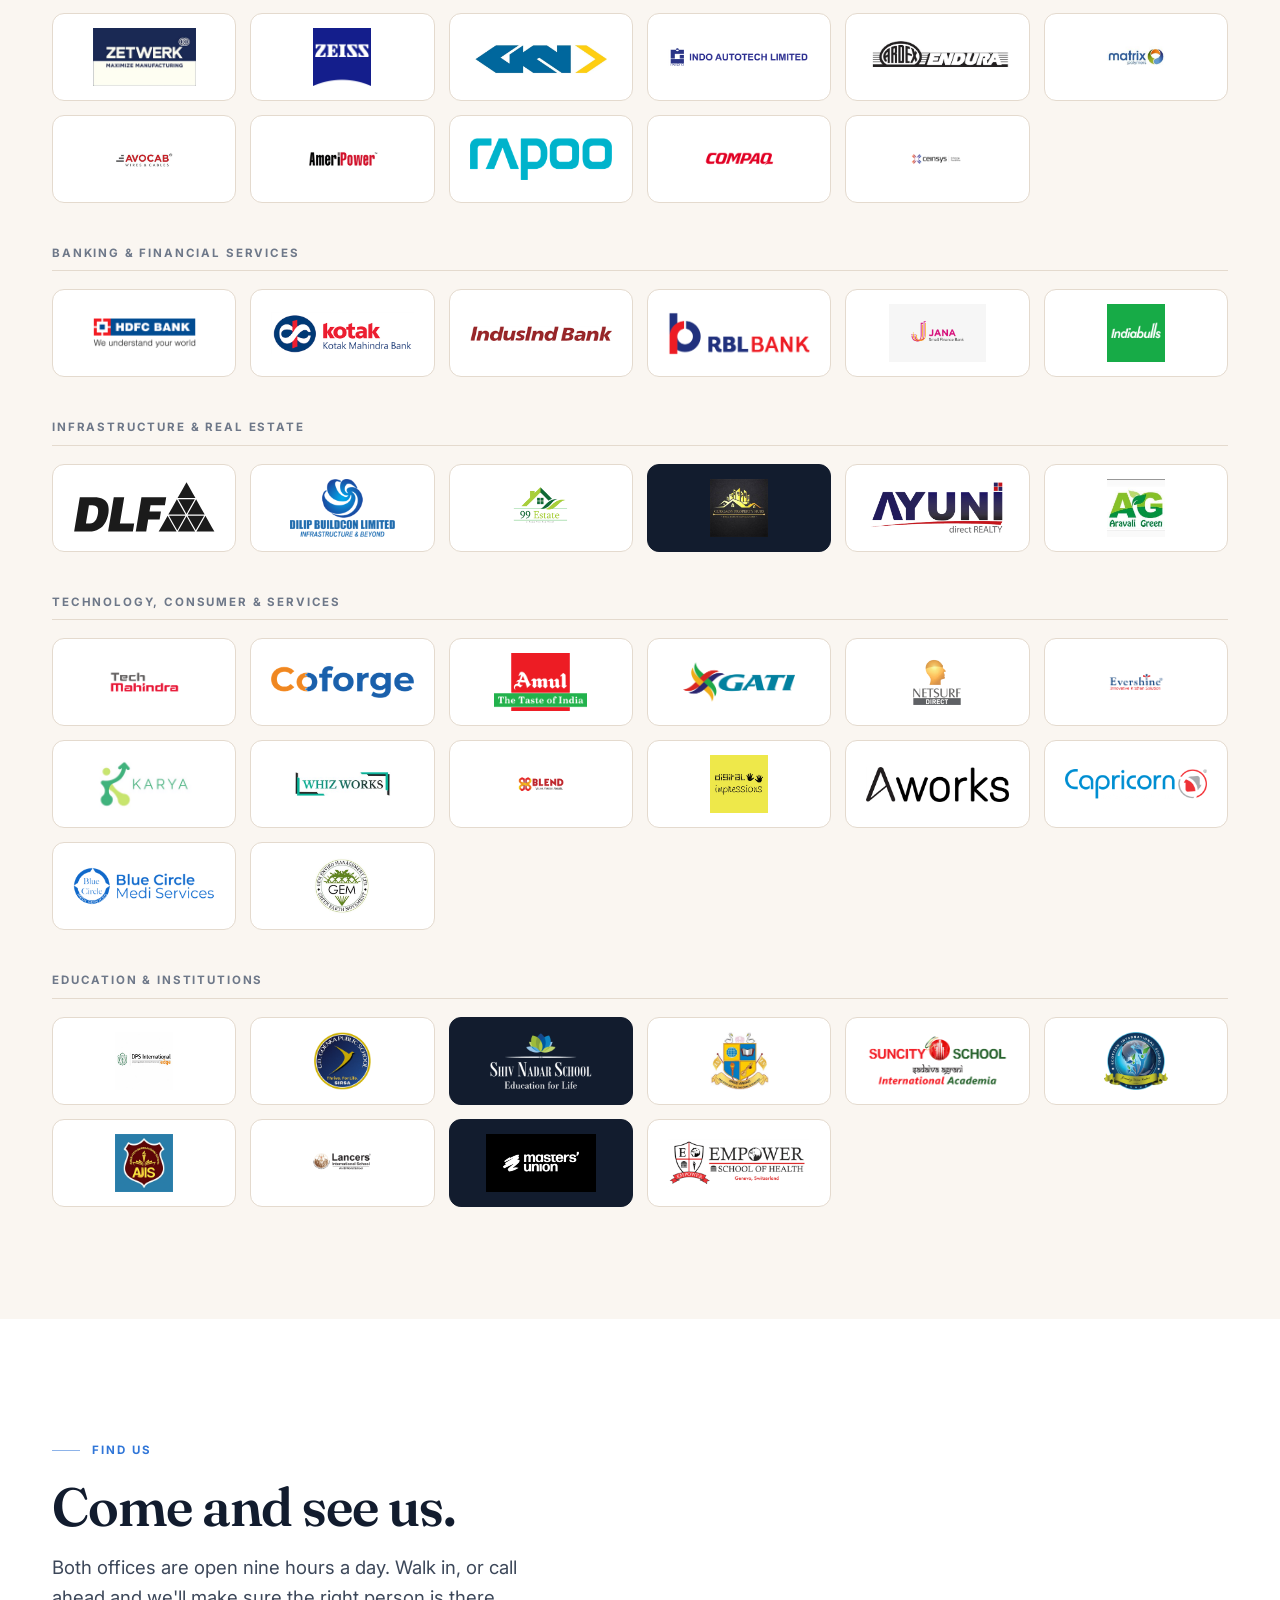
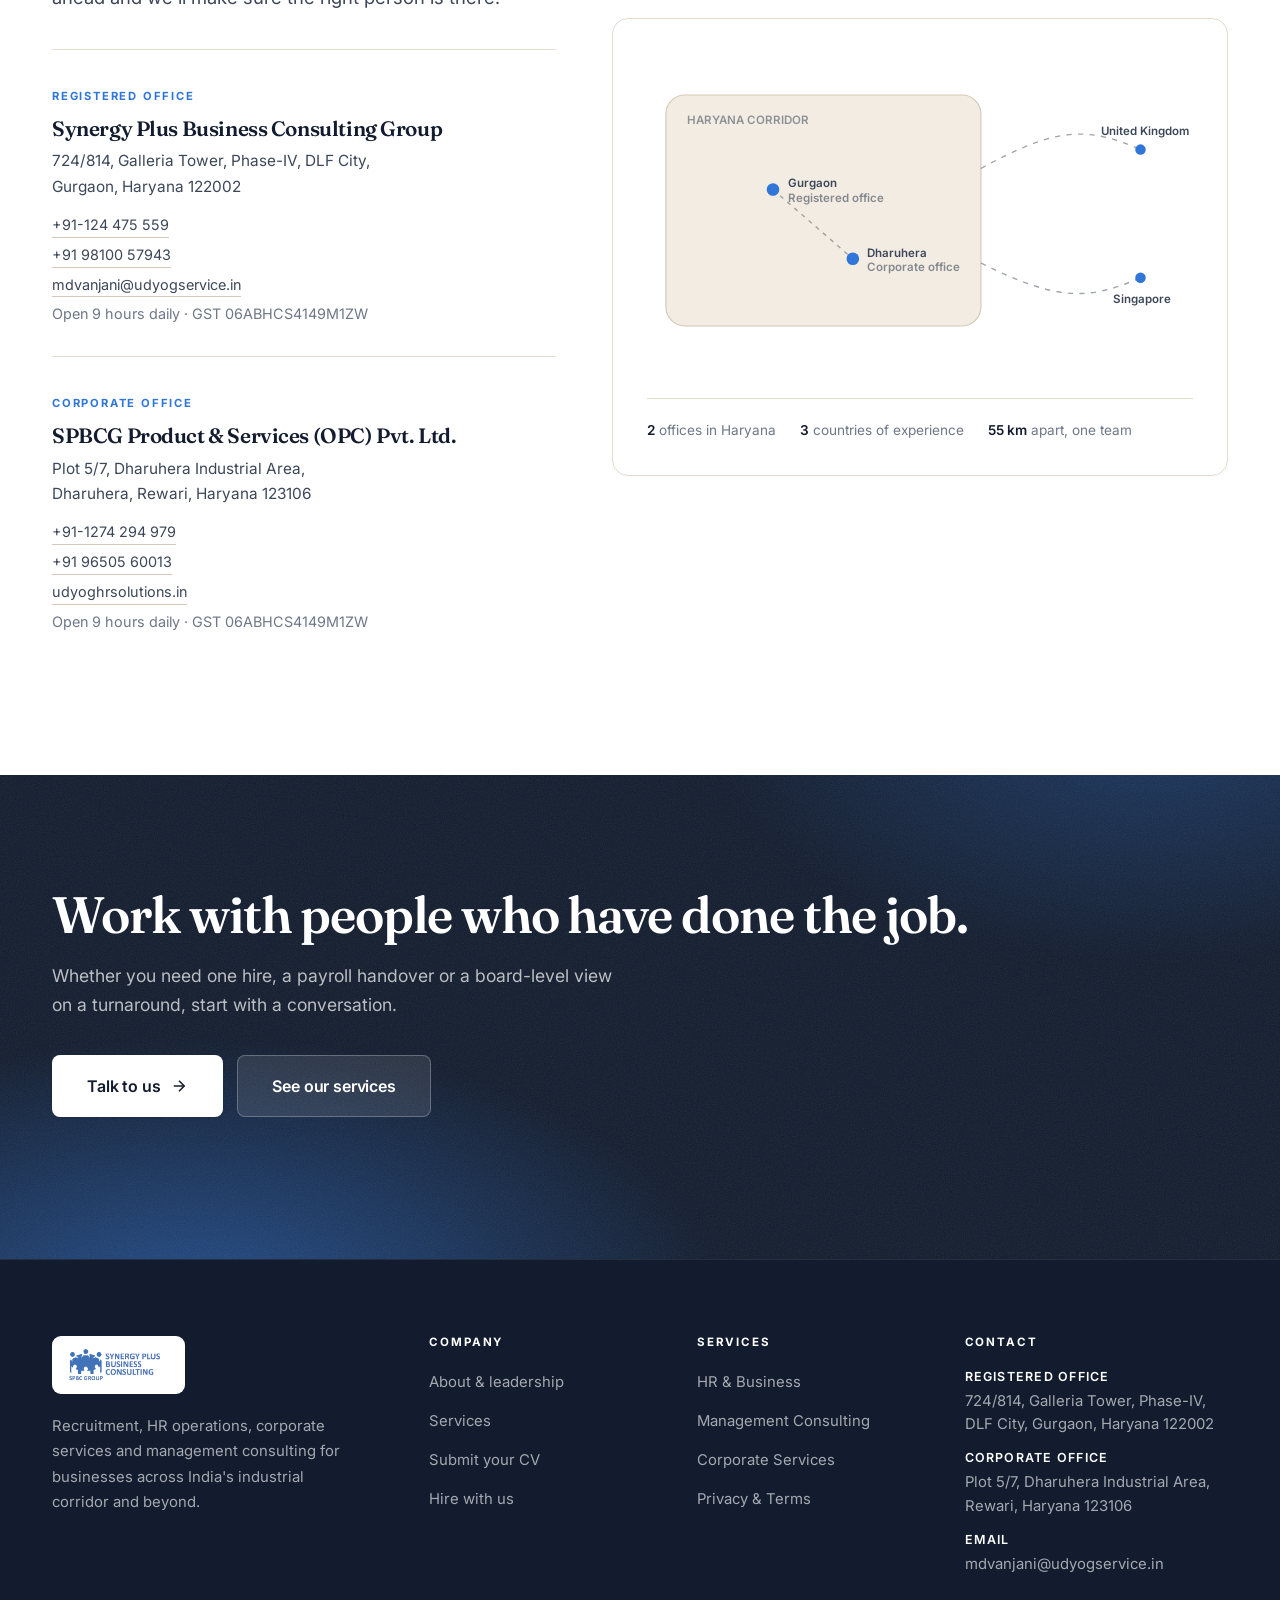
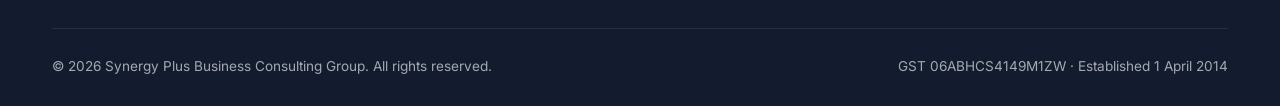
<file: founder.html>
<!DOCTYPE html>
<html lang="en">
<head>
    <meta charset="UTF-8">
    <meta name="viewport" content="width=device-width, initial-scale=1.0">
    <title>About &amp; Leadership — SPBC Group</title>
    <meta name="description" content="Founded 1 April 2014 in Gurgaon and Dharuhera. The story, leadership and offices of Synergy Plus Business Consulting Group.">
    <link rel="stylesheet" href="style.css">
</head>
<body>
    <div class="mode-sweep" id="modeSweep" aria-hidden="true"></div>

    <nav class="nav" id="nav">
        <div class="wrap nav__inner">
            <a href="index.html" class="nav__logo" aria-label="SPBC Group home">
                <img src="Assets/logo.png" alt="Synergy Plus Business Consulting Group">
            </a>
            <ul class="nav__links" id="navLinks">
                <li><a href="index.html">Home</a></li>
                <li><a href="services.html">Services</a></li>
                <li><a href="founder.html" class="is-active">About</a></li>
                <li><a href="contact.html">Contact</a></li>
            </ul>
            <div class="mode-switch" role="group" aria-label="Choose your view">
                <button class="mode-switch__btn" data-mode-set="hire" type="button">I'm hiring</button>
                <button class="mode-switch__btn" data-mode-set="candidate" type="button">I'm looking</button>
            </div>
            <a href="contact.html" class="btn btn--ink nav__cta">Talk to us</a>
            <button class="burger" id="burger" aria-label="Menu" aria-expanded="false">
                <span></span><span></span><span></span>
            </button>
        </div>
    </nav>

    <header class="page-head">
        <div class="page-head__bg" aria-hidden="true">
            <div class="bg-aurora bg-aurora--a"></div>
            <div class="bg-aurora bg-aurora--b"></div>
            <div class="bg-dots"></div>
            <div class="bg-grain"></div>
        </div>
        <div class="wrap">
            <span class="eyebrow fade-up">Established 1 April 2014</span>
            <h1 class="display-xl fade-up d1" style="max-width:17ch;">Practical expertise. <em style="font-style:italic;color:var(--brand);">Enduring</em> relationships.</h1>
            <p class="lede fade-up d2" style="font-size:1.2rem;">Synergy Plus Business Consulting Group was built to bring senior-grade advice and dependable people operations to the businesses of India's industrial corridor.</p>
        </div>
    </header>

    <section class="section section--tight">
        <div class="wrap">
            <div class="stats">
                <div class="stat reveal"><div class="stat__num" data-count="2014">2014</div><div class="stat__label">Founded in Gurgaon &amp; Dharuhera</div></div>
                <div class="stat reveal d1"><div class="stat__num" data-count="100">100<span>+</span></div><div class="stat__label">Corporate clients served</div></div>
                <div class="stat reveal d2"><div class="stat__num" data-count="3">3</div><div class="stat__label">Countries of executive experience</div></div>
                <div class="stat reveal d3"><div class="stat__num" data-count="40">40<span>+</span></div><div class="stat__label">Years of professional practice</div></div>
            </div>
        </div>
    </section>

    <!-- ============================ FOUNDER ============================ -->
    <section class="section section--surface">
        <div class="wrap founder">
            <div class="reveal">
                <figure class="portrait portrait--photo">
                    <img src="Assets/founder.jpg" alt="Mr. Vanjani, Founder and Chief Executive of SPBC Group, at the Gurgaon office">
                </figure>
                <p class="portrait-caption">
                    <strong>Mr. Vanjani</strong>
                    <span>Founder &amp; Chief Executive</span>
                </p>
                <ul class="creds">
                    <li><span>01</span><span>Chartered Accountant — ICAI, qualified 1977–78</span></li>
                    <li><span>02</span><span>Company Secretary — ICSI</span></li>
                    <li><span>03</span><span>Shri Ram College of Commerce alumnus</span></li>
                    <li><span>04</span><span>Secretary cum Financial Controller</span></li>
                    <li><span>05</span><span>Chief Executive &amp; Director — India, UK, Singapore</span></li>
                </ul>
            </div>

            <div class="bio reveal d1">
                <span class="eyebrow">Leadership</span>
                <h2 class="display-lg" style="margin:18px 0 26px;">The practitioner behind the practice.</h2>
                <p>Most consultancies sell you the partner and deliver the analyst. We are built the other way round. Our founder qualified as both a Chartered Accountant with the ICAI and a Company Secretary with the ICSI in 1977–78, after graduating from Shri Ram College of Commerce — and then spent the following four decades actually running businesses rather than advising from the outside.</p>
                <p>That career included service as Secretary cum Financial Controller, as Chief Executive, and as a Director, with mandates in India, the United Kingdom and Singapore. It is the reason our consulting engagements start with the balance sheet and the shop floor rather than a template, and the reason our recruitment desks can tell the difference between a CV that reads well and a candidate who can do the job.</p>
                <blockquote class="pull-quote">Excellence is not just a skill, it is an attitude. We build partnerships that last a lifetime.</blockquote>
                <p>The group was founded on 1 April 2014 with two locations chosen deliberately: Gurgaon, for corporate clients and professional hiring, and Dharuhera, to sit inside the manufacturing belt we serve. A decade on, both are still open nine hours a day, and clients from the first year are still with us.</p>
            </div>
        </div>
    </section>

    <!-- ============================ TEAM PHOTO ============================ -->
    <section class="section section--tight">
        <div class="wrap" style="max-width:840px;">
            <figure class="photo-figure reveal">
                <img src="Assets/team-meeting.jpg" alt="Mr. Vanjani and the Synergy Plus team reviewing live mandates around the table at the Gurgaon office">
                <figcaption>Inside the practice — consultants and leadership reviewing live mandates together at the Gurgaon office. Every brief is worked by the people who took it.</figcaption>
            </figure>
        </div>
    </section>

    <!-- ============================ STORY ============================ -->
    <section class="section">
        <div class="wrap">
            <div class="section-head reveal">
                <span class="eyebrow">The group</span>
                <h2 class="display-lg">Two entities, one accountable team.</h2>
                <p class="lede">The structure exists so that a client can take professional services and on-site corporate services from the same relationship, under the same GST registration and the same point of contact.</p>
            </div>

            <div class="duo">
                <article class="duo__card duo__card--hire reveal" style="cursor:default;">
                    <span class="duo__tag">Entity 01</span>
                    <h3>Synergy Plus Business Consulting Group</h3>
                    <p>The Gurgaon-registered practice. Recruitment, HR operations, compliance, accounting and management consulting.</p>
                    <ul class="duo__points">
                        <li><svg viewBox="0 0 24 24" fill="none" stroke="currentColor" stroke-width="2.5"><path d="M20 6 9 17l-5-5"/></svg> Registered office — Galleria Tower, DLF Phase IV</li>
                        <li><svg viewBox="0 0 24 24" fill="none" stroke="currentColor" stroke-width="2.5"><path d="M20 6 9 17l-5-5"/></svg> GST 06ABHCS4149M1ZW</li>
                        <li><svg viewBox="0 0 24 24" fill="none" stroke="currentColor" stroke-width="2.5"><path d="M20 6 9 17l-5-5"/></svg> Professional and leadership hiring</li>
                    </ul>
                </article>
                <article class="duo__card duo__card--candidate reveal d1" style="cursor:default;">
                    <span class="duo__tag">Entity 02</span>
                    <h3>SPBCG Product &amp; Services (OPC) Pvt. Ltd.</h3>
                    <p>The Dharuhera company. Corporate and facilities services delivered on site, plus industrial staffing.</p>
                    <ul class="duo__points">
                        <li><svg viewBox="0 0 24 24" fill="none" stroke="currentColor" stroke-width="2.5"><path d="M20 6 9 17l-5-5"/></svg> Corporate office — Dharuhera Industrial Area</li>
                        <li><svg viewBox="0 0 24 24" fill="none" stroke="currentColor" stroke-width="2.5"><path d="M20 6 9 17l-5-5"/></svg> udyoghrsolutions.in</li>
                        <li><svg viewBox="0 0 24 24" fill="none" stroke="currentColor" stroke-width="2.5"><path d="M20 6 9 17l-5-5"/></svg> Electrical, engineering, AMC and facilities</li>
                    </ul>
                </article>
            </div>
        </div>
    </section>

    <!-- ============================ VALUES ============================ -->
    <section class="section section--paper2">
        <div class="wrap">
            <div class="section-head reveal">
                <span class="eyebrow">How we operate</span>
                <h2 class="display-lg">Four commitments we actually hold to.</h2>
            </div>
            <div class="steps">
                <div class="step reveal">
                    <span class="step__n">01</span>
                    <h3>Honest shortlists</h3>
                    <p>We would rather send three candidates we believe in than twelve that pad the numbers. If we can't fill it, we say so early.</p>
                </div>
                <div class="step reveal d1">
                    <span class="step__n">02</span>
                    <h3>Never charge candidates</h3>
                    <p>Not for registration, not for placement, not for anything. Fees come from the employer. There are no exceptions.</p>
                </div>
                <div class="step reveal d2">
                    <span class="step__n">03</span>
                    <h3>Compliance before convenience</h3>
                    <p>Statutory filings are done on time and correctly, even where a shortcut would be quicker and nobody would notice for a year.</p>
                </div>
                <div class="step reveal d3">
                    <span class="step__n">04</span>
                    <h3>Principal-level attention</h3>
                    <p>The person who takes your brief is the person accountable for delivering it. Mandates are not handed down a chain.</p>
                </div>
            </div>
        </div>
    </section>

    <!-- ============================ CLIENTS ============================ -->
    <section class="section">
        <div class="wrap">
            <div class="section-head reveal">
                <span class="eyebrow">Who we work with</span>
                <h2 class="display-lg">A decade of client relationships.</h2>
                <p class="lede">Manufacturers, banks, developers, schools and service businesses — many of whom have been with us since our first years.</p>
            </div>

            <div class="client-group reveal">
                <h3>Industry &amp; manufacturing</h3>
                <div class="client-grid">
                    <div class="logo-tile"><img loading="lazy" src="Assets/logos/zetwerk.jpg" alt="Zetwerk"></div>
                    <div class="logo-tile"><img loading="lazy" src="Assets/logos/zeiss.webp" alt="ZEISS"></div>
                    <div class="logo-tile"><img loading="lazy" src="Assets/logos/gkn.webp" alt="GKN"></div>
                    <div class="logo-tile"><img loading="lazy" src="Assets/logos/indo-autotech.png" alt="Indo Autotech"></div>
                    <div class="logo-tile"><img loading="lazy" src="Assets/logos/ardex.webp" alt="Ardex Endura"></div>
                    <div class="logo-tile"><img loading="lazy" src="Assets/logos/matrix-polymers.jpg" alt="Matrix Polymers"></div>
                    <div class="logo-tile"><img loading="lazy" src="Assets/logos/avocab.jpg" alt="Avocab Wires &amp; Cables"></div>
                    <div class="logo-tile"><img loading="lazy" src="Assets/logos/ameripower.png" alt="AmeriPower"></div>
                    <div class="logo-tile"><img loading="lazy" src="Assets/logos/rapoo.png" alt="Rapoo"></div>
                    <div class="logo-tile"><img loading="lazy" src="Assets/logos/compaq.png" alt="Compaq"></div>
                    <div class="logo-tile"><img loading="lazy" src="Assets/logos/ceinsys.png" alt="Ceinsys"></div>
                </div>
            </div>

            <div class="client-group reveal">
                <h3>Banking &amp; financial services</h3>
                <div class="client-grid">
                    <div class="logo-tile"><img loading="lazy" src="Assets/logos/hdfc-bank.png" alt="HDFC Bank"></div>
                    <div class="logo-tile"><img loading="lazy" src="Assets/logos/kotak-mahindra-bank.png" alt="Kotak Mahindra Bank"></div>
                    <div class="logo-tile"><img loading="lazy" src="Assets/logos/indusind-bank.png" alt="IndusInd Bank"></div>
                    <div class="logo-tile"><img loading="lazy" src="Assets/logos/rbl-bank.webp" alt="RBL Bank"></div>
                    <div class="logo-tile"><img loading="lazy" src="Assets/logos/jana-small-finance-bank.webp" alt="Jana Small Finance Bank"></div>
                    <div class="logo-tile"><img loading="lazy" src="Assets/logos/indiabulls.webp" alt="Indiabulls"></div>
                </div>
            </div>

            <div class="client-group reveal">
                <h3>Infrastructure &amp; real estate</h3>
                <div class="client-grid">
                    <div class="logo-tile"><img loading="lazy" src="Assets/logos/dlf.svg" alt="DLF"></div>
                    <div class="logo-tile"><img loading="lazy" src="Assets/logos/dilip-buildcon.png" alt="Dilip Buildcon"></div>
                    <div class="logo-tile"><img loading="lazy" src="Assets/logos/99-estate.png" alt="99 Estate"></div>
                    <div class="logo-tile logo-tile--dark"><img loading="lazy" src="Assets/logos/gurgaon-property-hubs.jpg" alt="Gurgaon Property Hubs"></div>
                    <div class="logo-tile"><img loading="lazy" src="Assets/logos/ayuni-realty.webp" alt="Ayuni Direct Realty"></div>
                    <div class="logo-tile"><img loading="lazy" src="Assets/logos/aravali-green.jpg" alt="Aravali Green"></div>
                </div>
            </div>

            <div class="client-group reveal">
                <h3>Technology, consumer &amp; services</h3>
                <div class="client-grid">
                    <div class="logo-tile"><img loading="lazy" src="Assets/logos/tech-mahindra.png" alt="Tech Mahindra"></div>
                    <div class="logo-tile"><img loading="lazy" src="Assets/logos/coforge.png" alt="Coforge"></div>
                    <div class="logo-tile"><img loading="lazy" src="Assets/logos/amul.webp" alt="Amul"></div>
                    <div class="logo-tile"><img loading="lazy" src="Assets/logos/gati.webp" alt="Gati"></div>
                    <div class="logo-tile"><img loading="lazy" src="Assets/logos/netsurf.webp" alt="NetSurf Direct"></div>
                    <div class="logo-tile"><img loading="lazy" src="Assets/logos/evershine.webp" alt="Evershine Kitchen Solutions"></div>
                    <div class="logo-tile"><img loading="lazy" src="Assets/logos/karya.jpg" alt="Karya"></div>
                    <div class="logo-tile"><img loading="lazy" src="Assets/logos/whiz-works.jpg" alt="Whiz Works"></div>
                    <div class="logo-tile"><img loading="lazy" src="Assets/logos/blend.png" alt="Blend"></div>
                    <div class="logo-tile"><img loading="lazy" src="Assets/logos/digital-impressions.jpg" alt="Digital Impressions"></div>
                    <div class="logo-tile"><img loading="lazy" src="Assets/logos/aworks.png" alt="Aworks"></div>
                    <div class="logo-tile"><img loading="lazy" src="Assets/logos/capricorn.png" alt="Capricorn"></div>
                    <div class="logo-tile"><img loading="lazy" src="Assets/logos/blue-circle-medi.png" alt="Blue Circle Medi Services"></div>
                    <div class="logo-tile"><img loading="lazy" src="Assets/logos/gem-enviro.jpg" alt="GEM Enviro Management"></div>
                </div>
            </div>

            <div class="client-group reveal">
                <h3>Education &amp; institutions</h3>
                <div class="client-grid">
                    <div class="logo-tile"><img loading="lazy" src="Assets/logos/dps-international.jpg" alt="DPS International"></div>
                    <div class="logo-tile"><img loading="lazy" src="Assets/logos/gd-goenka.png" alt="G.D. Goenka Public School"></div>
                    <div class="logo-tile logo-tile--dark"><img loading="lazy" src="Assets/logos/shiv-nadar-school.png" alt="Shiv Nadar School"></div>
                    <div class="logo-tile"><img loading="lazy" src="Assets/logos/lotus-valley.jpg" alt="Lotus Valley International School"></div>
                    <div class="logo-tile"><img loading="lazy" src="Assets/logos/suncity-international.png" alt="Suncity International School"></div>
                    <div class="logo-tile"><img loading="lazy" src="Assets/logos/scottish-international.png" alt="Scottish International School"></div>
                    <div class="logo-tile"><img loading="lazy" src="Assets/logos/amar-jyoti-school.png" alt="Amar Jyoti International School"></div>
                    <div class="logo-tile"><img loading="lazy" src="Assets/logos/lancers-school.png" alt="Lancers School"></div>
                    <div class="logo-tile logo-tile--dark"><img loading="lazy" src="Assets/logos/masters-union.png" alt="Masters' Union"></div>
                    <div class="logo-tile"><img loading="lazy" src="Assets/logos/empower-school-of-health.png" alt="Empower School of Health"></div>
                </div>
            </div>
        </div>
    </section>

    <!-- ============================ OFFICES ============================ -->
    <section class="section section--surface">
        <div class="wrap">
            <div class="offices">
                <div class="reveal">
                    <div class="section-head" style="margin-bottom:36px;">
                        <span class="eyebrow">Find us</span>
                        <h2 class="display-lg">Come and see us.</h2>
                        <p class="lede">Both offices are open nine hours a day. Walk in, or call ahead and we'll make sure the right person is there.</p>
                    </div>
                    <div class="office">
                        <span class="office__tag">Registered office</span>
                        <h3>Synergy Plus Business Consulting Group</h3>
                        <address>724/814, Galleria Tower, Phase-IV, DLF City,<br>Gurgaon, Haryana 122002</address>
                        <div class="office__meta">
                            <a href="tel:+911244755590">+91-124 475 559</a>
                            <a href="tel:+919810057943">+91 98100 57943</a>
                            <a href="mailto:mdvanjani@udyogservice.in">mdvanjani@udyogservice.in</a>
                            <span>Open 9 hours daily · GST 06ABHCS4149M1ZW</span>
                        </div>
                    </div>
                    <div class="office">
                        <span class="office__tag">Corporate office</span>
                        <h3>SPBCG Product &amp; Services (OPC) Pvt. Ltd.</h3>
                        <address>Plot 5/7, Dharuhera Industrial Area,<br>Dharuhera, Rewari, Haryana 123106</address>
                        <div class="office__meta">
                            <a href="tel:+911274294979">+91-1274 294 979</a>
                            <a href="tel:+919650560013">+91 96505 60013</a>
                            <a href="https://udyoghrsolutions.in" target="_blank" rel="noopener">udyoghrsolutions.in</a>
                            <span>Open 9 hours daily · GST 06ABHCS4149M1ZW</span>
                        </div>
                    </div>
                </div>

                <div class="map-card reveal d1">
                    <svg class="map-svg" viewBox="0 0 520 300" role="img" aria-label="Coverage: Gurgaon and Dharuhera offices, serving India, the UK and Singapore">
                        <rect class="land" x="18" y="40" width="300" height="220" rx="18"/>
                        <text x="38" y="68" opacity=".55">HARYANA CORRIDOR</text>
                        <line x1="120" y1="130" x2="196" y2="196" stroke="currentColor" stroke-width="1.4" stroke-dasharray="4 5" opacity=".35"/>
                        <circle class="pin-ring" cx="120" cy="130" r="5"/>
                        <circle class="pin" cx="120" cy="130" r="6"/>
                        <text x="134" y="128">Gurgaon</text>
                        <text x="134" y="142" opacity=".6">Registered office</text>
                        <circle class="pin-ring pin-ring--2" cx="196" cy="196" r="5"/>
                        <circle class="pin" cx="196" cy="196" r="6"/>
                        <text x="210" y="194">Dharuhera</text>
                        <text x="210" y="208" opacity=".6">Corporate office</text>
                        <path d="M318 110 C 390 70, 420 70, 470 92" fill="none" stroke="currentColor" stroke-width="1.3" stroke-dasharray="5 6" opacity=".4"/>
                        <circle class="pin" cx="470" cy="92" r="5"/>
                        <text x="432" y="78">United Kingdom</text>
                        <path d="M318 200 C 390 236, 420 236, 470 214" fill="none" stroke="currentColor" stroke-width="1.3" stroke-dasharray="5 6" opacity=".4"/>
                        <circle class="pin" cx="470" cy="214" r="5"/>
                        <text x="444" y="238">Singapore</text>
                    </svg>
                    <div class="map-legend">
                        <span><b>2</b> offices in Haryana</span>
                        <span><b>3</b> countries of experience</span>
                        <span><b>55 km</b> apart, one team</span>
                    </div>
                </div>
            </div>
        </div>
    </section>

    <section class="section cta-band">
        <div class="wrap">
            <h2>Work with people who have done the job.</h2>
            <p>Whether you need one hire, a payroll handover or a board-level view on a turnaround, start with a conversation.</p>
            <div class="hero__actions">
                <a href="contact.html?type=employer" class="btn btn--solid btn--lg" data-mode-hover="hire">Talk to us
                    <svg viewBox="0 0 24 24" fill="none" stroke="currentColor" stroke-width="2"><line x1="5" y1="12" x2="19" y2="12"></line><polyline points="12 5 19 12 12 19"></polyline></svg>
                </a>
                <a href="services.html" class="btn btn--light btn--lg">See our services</a>
            </div>
        </div>
    </section>

    <footer class="footer">
        <div class="wrap">
            <div class="footer__top">
                <div>
                    <div class="footer__logo"><img src="Assets/logo.png" alt="Synergy Plus Business Consulting Group"></div>
                    <p>Recruitment, HR operations, corporate services and management consulting for businesses across India's industrial corridor and beyond.</p>
                </div>
                <div>
                    <h4>Company</h4>
                    <ul>
                        <li><a href="founder.html">About &amp; leadership</a></li>
                        <li><a href="services.html">Services</a></li>
                        <li><a href="contact.html?type=candidate">Submit your CV</a></li>
                        <li><a href="contact.html?type=employer">Hire with us</a></li>
                    </ul>
                </div>
                <div>
                    <h4>Services</h4>
                    <ul>
                        <li><a href="services.html#hr">HR &amp; Business</a></li>
                        <li><a href="services.html#consulting">Management Consulting</a></li>
                        <li><a href="services.html#corporate">Corporate Services</a></li>
                        <li><a href="legal.html#privacy">Privacy &amp; Terms</a></li>
                    </ul>
                </div>
                <div>
                    <h4>Contact</h4>
                    <ul class="footer__contact">
                        <li><b>Registered office</b>724/814, Galleria Tower, Phase-IV, DLF City, Gurgaon, Haryana 122002</li>
                        <li><b>Corporate office</b>Plot 5/7, Dharuhera Industrial Area, Rewari, Haryana 123106</li>
                        <li><b>Email</b><a href="mailto:mdvanjani@udyogservice.in">mdvanjani@udyogservice.in</a></li>
                    </ul>
                </div>
            </div>
            <div class="footer__bottom">
                <span>&copy; 2026 Synergy Plus Business Consulting Group. All rights reserved.</span>
                <span>GST 06ABHCS4149M1ZW · Established 1 April 2014</span>
            </div>
        </div>
    </footer>

    <script src="script.js"></script>
</body>
</html>
</file>
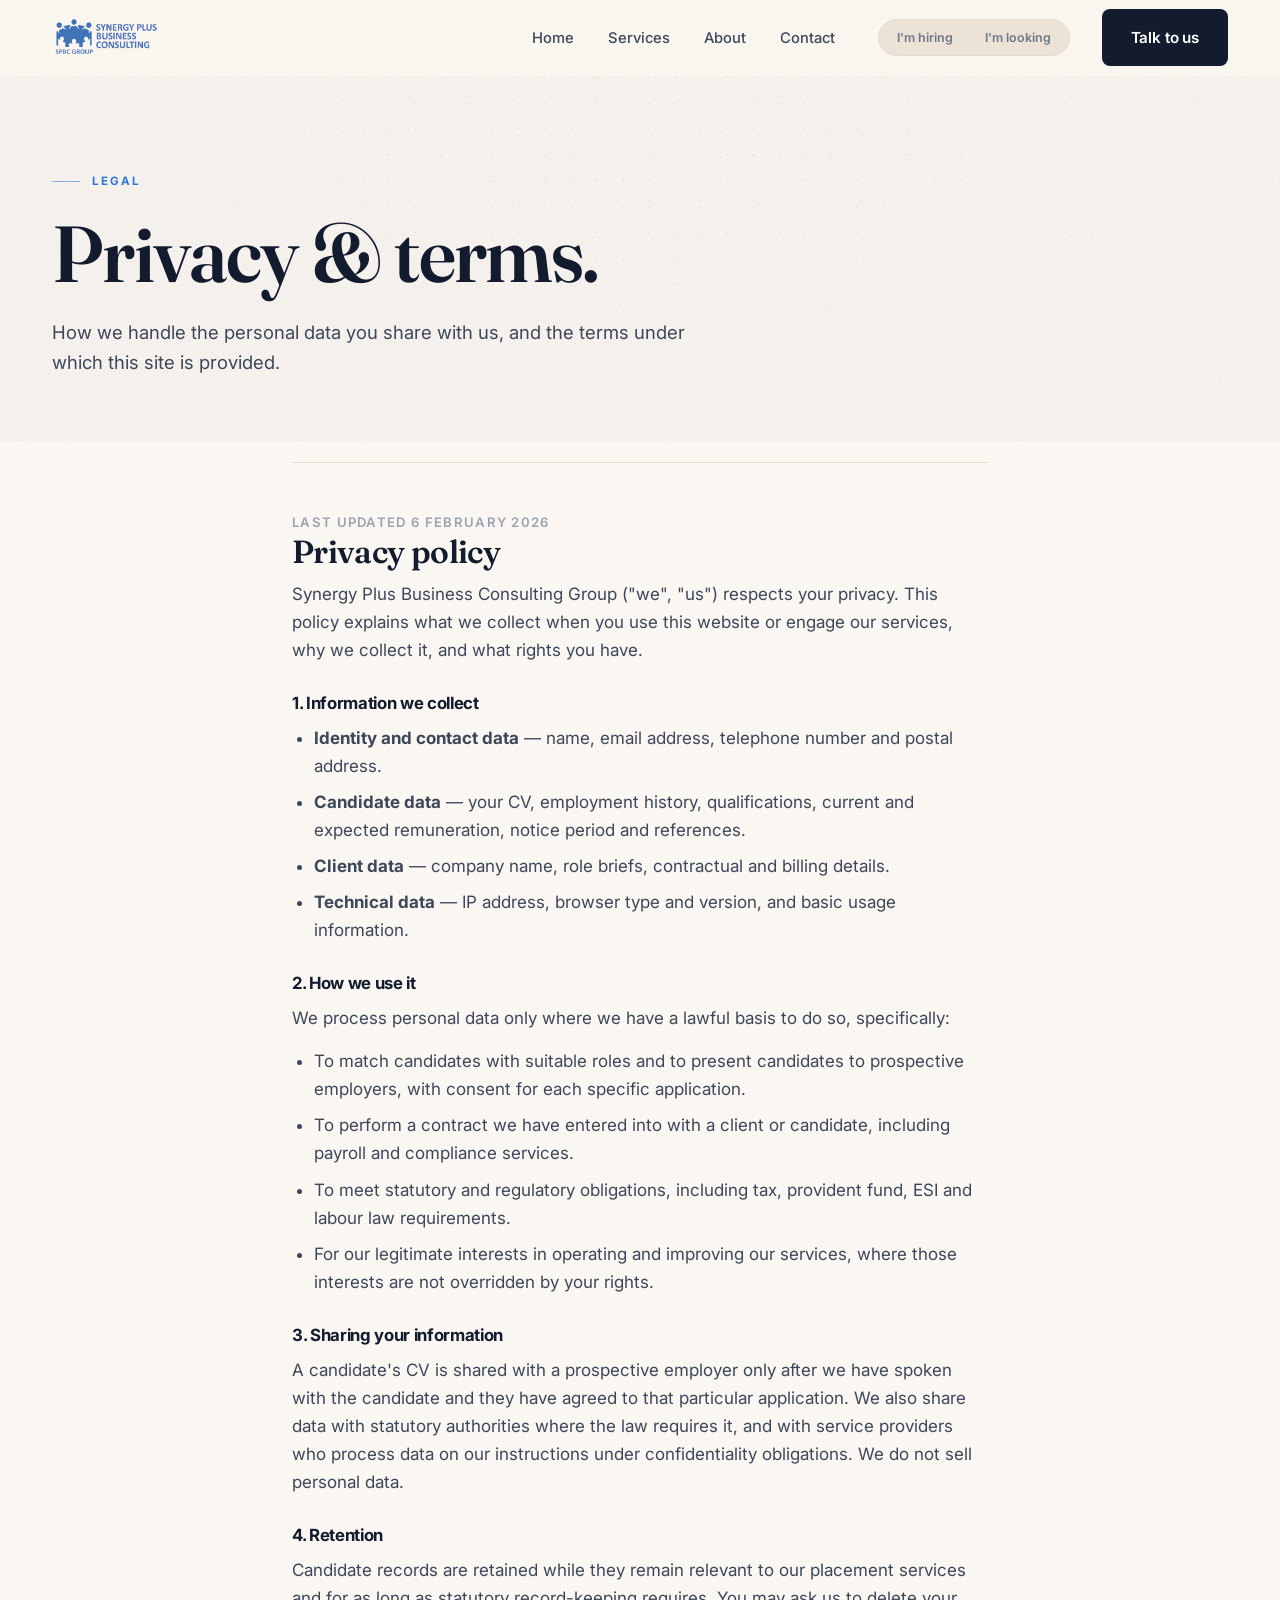
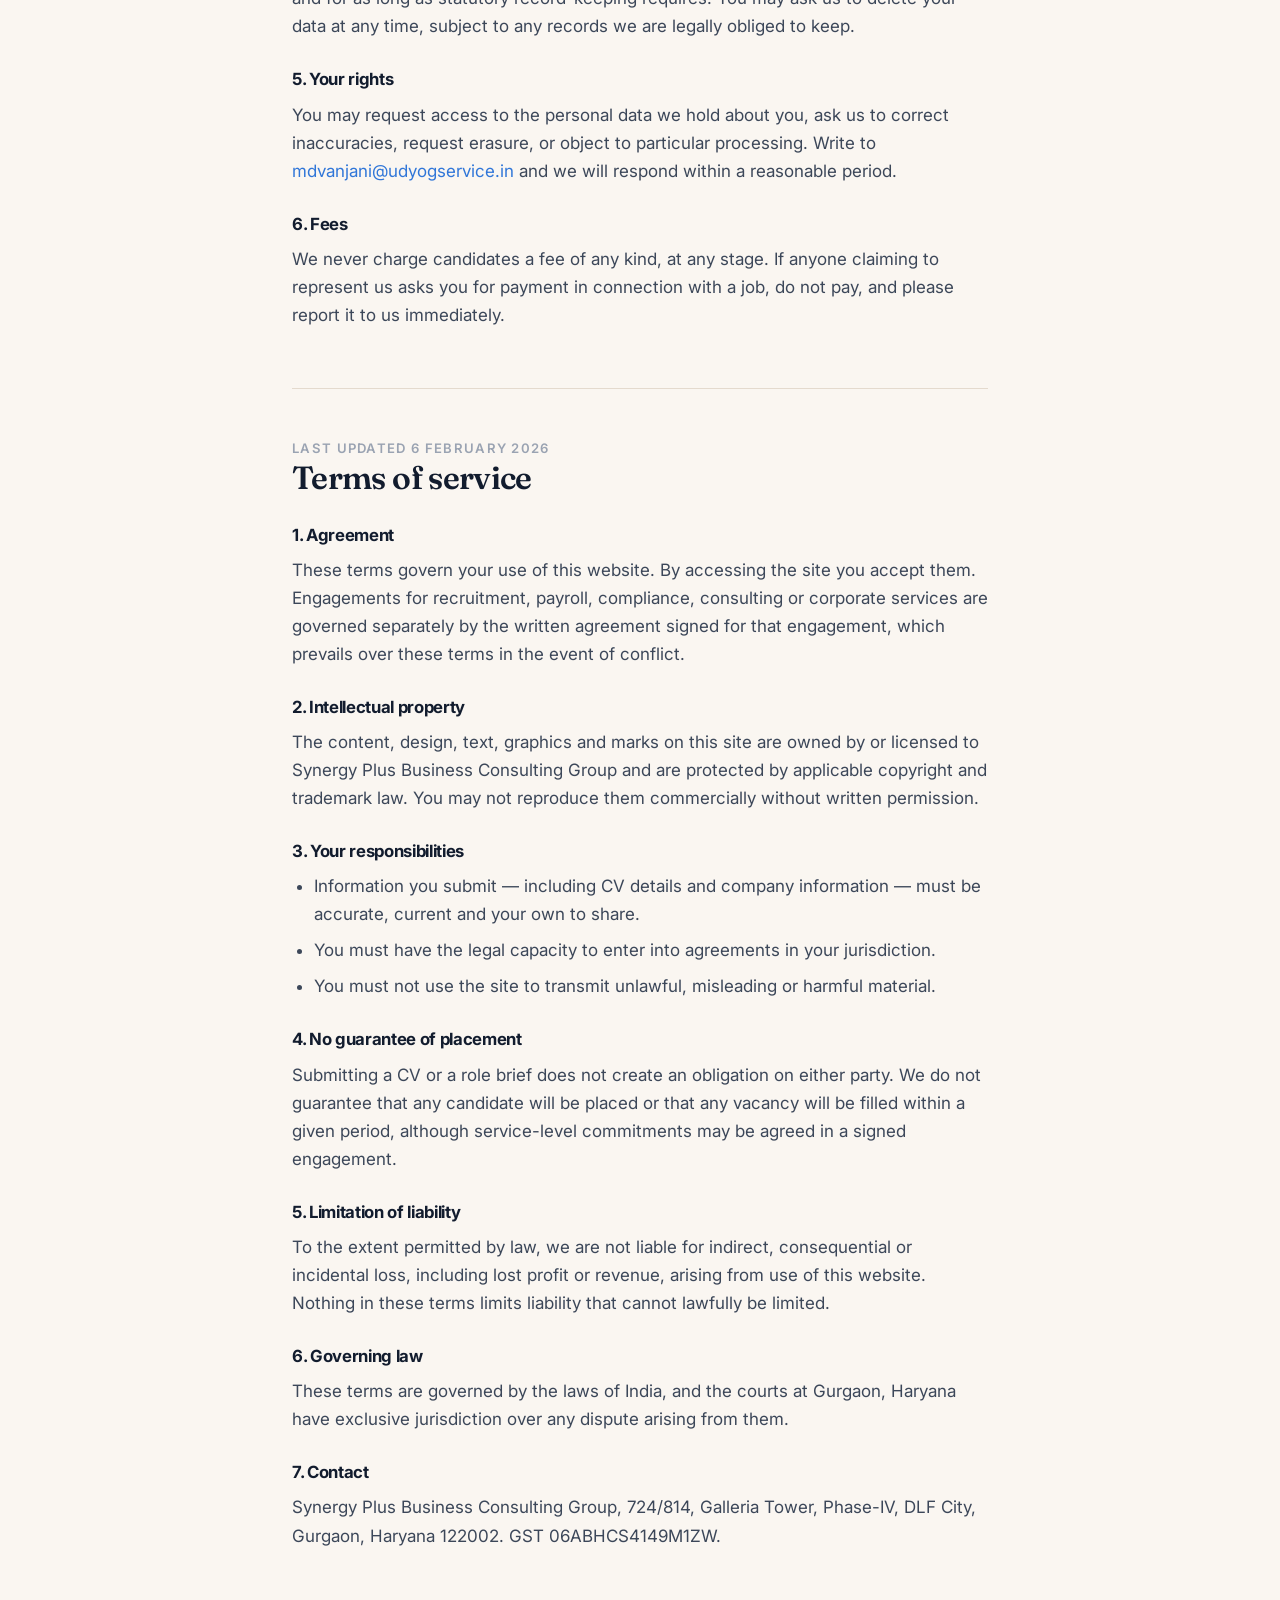
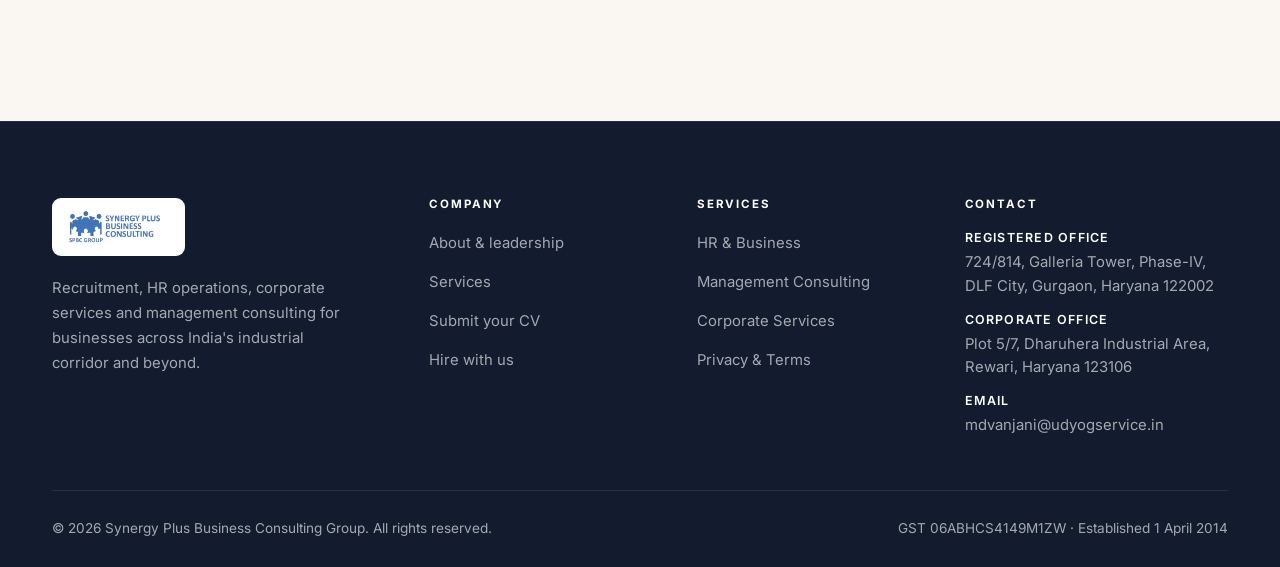
<file: legal.html>
<!DOCTYPE html>
<html lang="en">
<head>
    <meta charset="UTF-8">
    <meta name="viewport" content="width=device-width, initial-scale=1.0">
    <title>Privacy &amp; Terms — SPBC Group</title>
    <meta name="description" content="Privacy policy and terms of service for Synergy Plus Business Consulting Group.">
    <link rel="stylesheet" href="style.css">
</head>
<body>
    <div class="mode-sweep" id="modeSweep" aria-hidden="true"></div>

    <nav class="nav" id="nav">
        <div class="wrap nav__inner">
            <a href="index.html" class="nav__logo" aria-label="SPBC Group home">
                <img src="Assets/logo.png" alt="Synergy Plus Business Consulting Group">
            </a>
            <ul class="nav__links" id="navLinks">
                <li><a href="index.html">Home</a></li>
                <li><a href="services.html">Services</a></li>
                <li><a href="founder.html">About</a></li>
                <li><a href="contact.html">Contact</a></li>
            </ul>
            <div class="mode-switch" role="group" aria-label="Choose your view">
                <button class="mode-switch__btn" data-mode-set="hire" type="button">I'm hiring</button>
                <button class="mode-switch__btn" data-mode-set="candidate" type="button">I'm looking</button>
            </div>
            <a href="contact.html" class="btn btn--ink nav__cta">Talk to us</a>
            <button class="burger" id="burger" aria-label="Menu" aria-expanded="false">
                <span></span><span></span><span></span>
            </button>
        </div>
    </nav>

    <header class="page-head">
        <div class="page-head__bg" aria-hidden="true">
            <div class="bg-dots"></div>
            <div class="bg-grain"></div>
        </div>
        <div class="wrap">
            <span class="eyebrow fade-up">Legal</span>
            <h1 class="display-xl fade-up d1" style="max-width:14ch;">Privacy &amp; terms.</h1>
            <p class="lede fade-up d2">How we handle the personal data you share with us, and the terms under which this site is provided.</p>
        </div>
    </header>

    <section class="section" style="padding-top:20px;">
        <div class="wrap prose">
            <section id="privacy">
                <span class="stamp">Last updated 6 February 2026</span>
                <h2>Privacy policy</h2>
                <p>Synergy Plus Business Consulting Group ("we", "us") respects your privacy. This policy explains what we collect when you use this website or engage our services, why we collect it, and what rights you have.</p>

                <h3>1. Information we collect</h3>
                <ul>
                    <li><strong>Identity and contact data</strong> — name, email address, telephone number and postal address.</li>
                    <li><strong>Candidate data</strong> — your CV, employment history, qualifications, current and expected remuneration, notice period and references.</li>
                    <li><strong>Client data</strong> — company name, role briefs, contractual and billing details.</li>
                    <li><strong>Technical data</strong> — IP address, browser type and version, and basic usage information.</li>
                </ul>

                <h3>2. How we use it</h3>
                <p>We process personal data only where we have a lawful basis to do so, specifically:</p>
                <ul>
                    <li>To match candidates with suitable roles and to present candidates to prospective employers, with consent for each specific application.</li>
                    <li>To perform a contract we have entered into with a client or candidate, including payroll and compliance services.</li>
                    <li>To meet statutory and regulatory obligations, including tax, provident fund, ESI and labour law requirements.</li>
                    <li>For our legitimate interests in operating and improving our services, where those interests are not overridden by your rights.</li>
                </ul>

                <h3>3. Sharing your information</h3>
                <p>A candidate's CV is shared with a prospective employer only after we have spoken with the candidate and they have agreed to that particular application. We also share data with statutory authorities where the law requires it, and with service providers who process data on our instructions under confidentiality obligations. We do not sell personal data.</p>

                <h3>4. Retention</h3>
                <p>Candidate records are retained while they remain relevant to our placement services and for as long as statutory record-keeping requires. You may ask us to delete your data at any time, subject to any records we are legally obliged to keep.</p>

                <h3>5. Your rights</h3>
                <p>You may request access to the personal data we hold about you, ask us to correct inaccuracies, request erasure, or object to particular processing. Write to <a href="mailto:mdvanjani@udyogservice.in" style="color:var(--brand);">mdvanjani@udyogservice.in</a> and we will respond within a reasonable period.</p>

                <h3>6. Fees</h3>
                <p>We never charge candidates a fee of any kind, at any stage. If anyone claiming to represent us asks you for payment in connection with a job, do not pay, and please report it to us immediately.</p>
            </section>

            <section id="terms">
                <span class="stamp">Last updated 6 February 2026</span>
                <h2>Terms of service</h2>

                <h3>1. Agreement</h3>
                <p>These terms govern your use of this website. By accessing the site you accept them. Engagements for recruitment, payroll, compliance, consulting or corporate services are governed separately by the written agreement signed for that engagement, which prevails over these terms in the event of conflict.</p>

                <h3>2. Intellectual property</h3>
                <p>The content, design, text, graphics and marks on this site are owned by or licensed to Synergy Plus Business Consulting Group and are protected by applicable copyright and trademark law. You may not reproduce them commercially without written permission.</p>

                <h3>3. Your responsibilities</h3>
                <ul>
                    <li>Information you submit — including CV details and company information — must be accurate, current and your own to share.</li>
                    <li>You must have the legal capacity to enter into agreements in your jurisdiction.</li>
                    <li>You must not use the site to transmit unlawful, misleading or harmful material.</li>
                </ul>

                <h3>4. No guarantee of placement</h3>
                <p>Submitting a CV or a role brief does not create an obligation on either party. We do not guarantee that any candidate will be placed or that any vacancy will be filled within a given period, although service-level commitments may be agreed in a signed engagement.</p>

                <h3>5. Limitation of liability</h3>
                <p>To the extent permitted by law, we are not liable for indirect, consequential or incidental loss, including lost profit or revenue, arising from use of this website. Nothing in these terms limits liability that cannot lawfully be limited.</p>

                <h3>6. Governing law</h3>
                <p>These terms are governed by the laws of India, and the courts at Gurgaon, Haryana have exclusive jurisdiction over any dispute arising from them.</p>

                <h3>7. Contact</h3>
                <p>Synergy Plus Business Consulting Group, 724/814, Galleria Tower, Phase-IV, DLF City, Gurgaon, Haryana 122002. GST 06ABHCS4149M1ZW.</p>
            </section>
        </div>
    </section>

    <footer class="footer">
        <div class="wrap">
            <div class="footer__top">
                <div>
                    <div class="footer__logo"><img src="Assets/logo.png" alt="Synergy Plus Business Consulting Group"></div>
                    <p>Recruitment, HR operations, corporate services and management consulting for businesses across India's industrial corridor and beyond.</p>
                </div>
                <div>
                    <h4>Company</h4>
                    <ul>
                        <li><a href="founder.html">About &amp; leadership</a></li>
                        <li><a href="services.html">Services</a></li>
                        <li><a href="contact.html?type=candidate">Submit your CV</a></li>
                        <li><a href="contact.html?type=employer">Hire with us</a></li>
                    </ul>
                </div>
                <div>
                    <h4>Services</h4>
                    <ul>
                        <li><a href="services.html#hr">HR &amp; Business</a></li>
                        <li><a href="services.html#consulting">Management Consulting</a></li>
                        <li><a href="services.html#corporate">Corporate Services</a></li>
                        <li><a href="legal.html#privacy">Privacy &amp; Terms</a></li>
                    </ul>
                </div>
                <div>
                    <h4>Contact</h4>
                    <ul class="footer__contact">
                        <li><b>Registered office</b>724/814, Galleria Tower, Phase-IV, DLF City, Gurgaon, Haryana 122002</li>
                        <li><b>Corporate office</b>Plot 5/7, Dharuhera Industrial Area, Rewari, Haryana 123106</li>
                        <li><b>Email</b><a href="mailto:mdvanjani@udyogservice.in">mdvanjani@udyogservice.in</a></li>
                    </ul>
                </div>
            </div>
            <div class="footer__bottom">
                <span>&copy; 2026 Synergy Plus Business Consulting Group. All rights reserved.</span>
                <span>GST 06ABHCS4149M1ZW · Established 1 April 2014</span>
            </div>
        </div>
    </footer>

    <script src="script.js"></script>
</body>
</html>
</file>
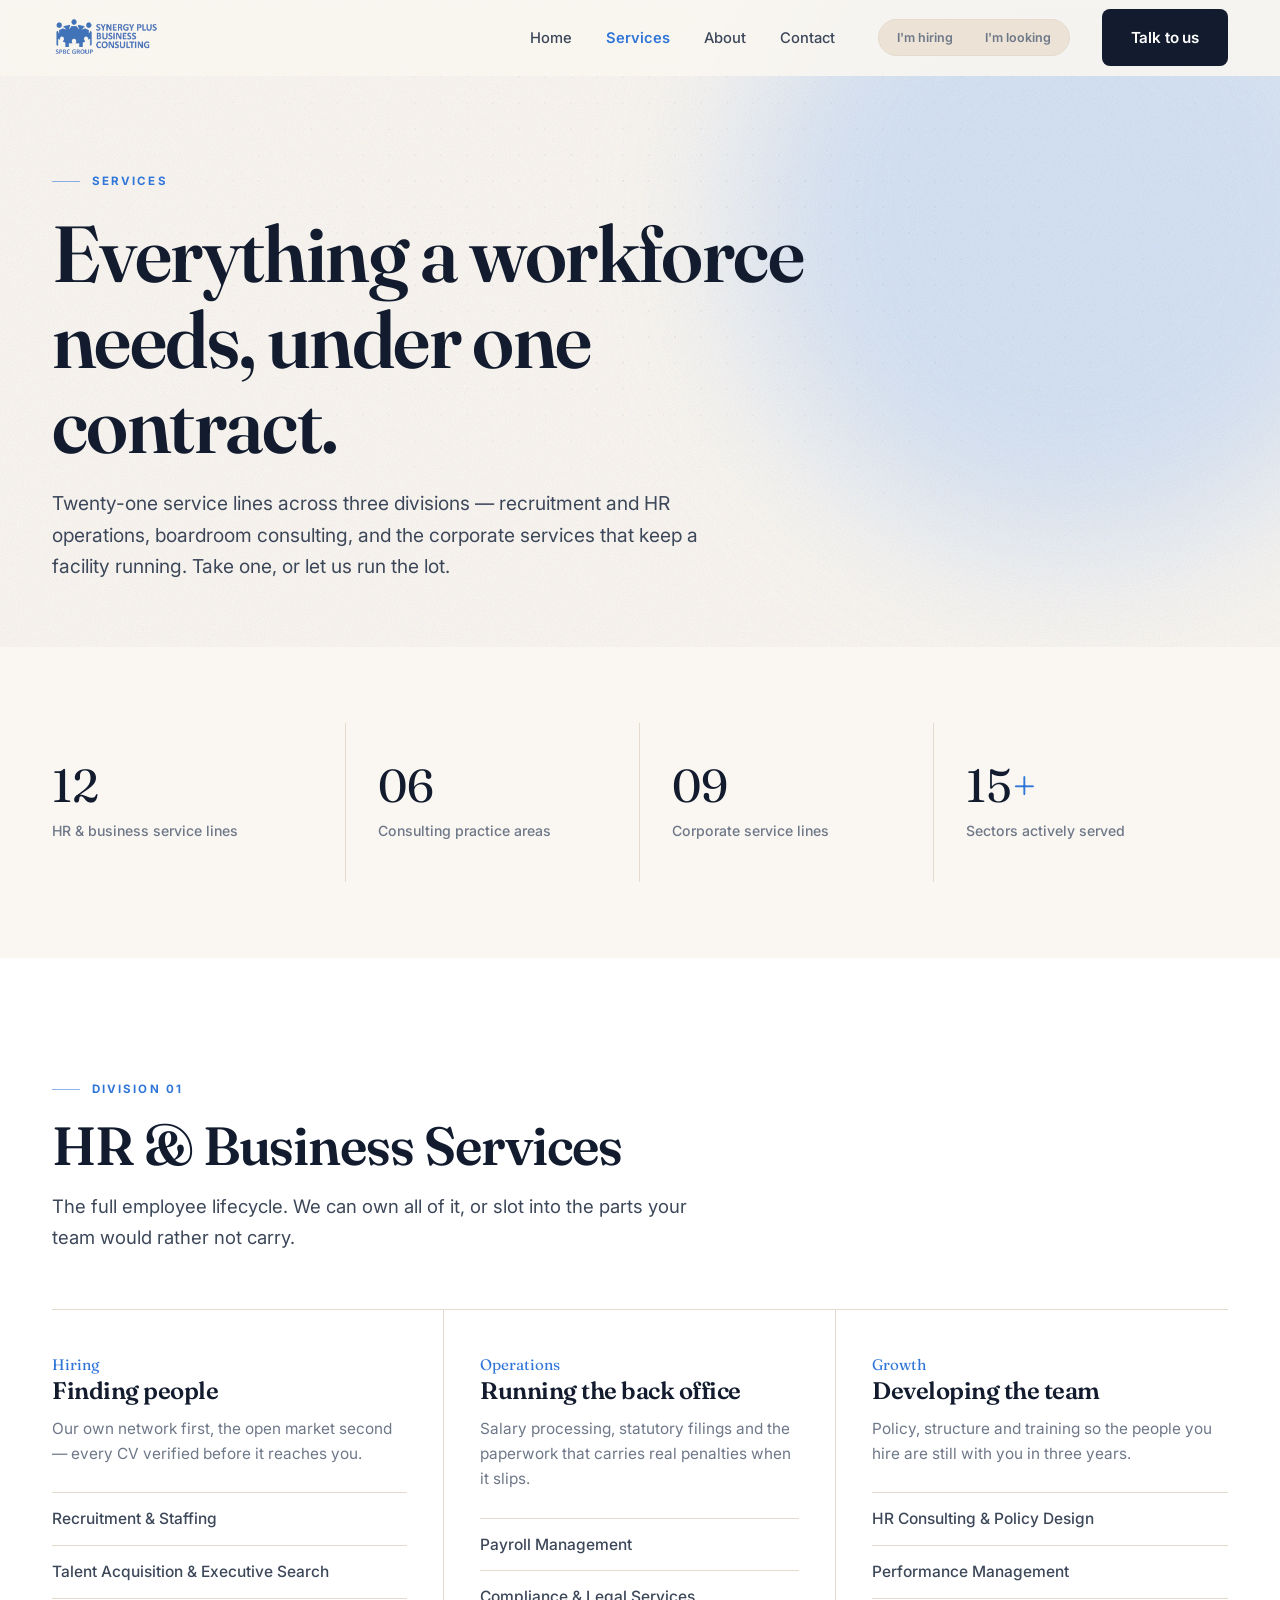
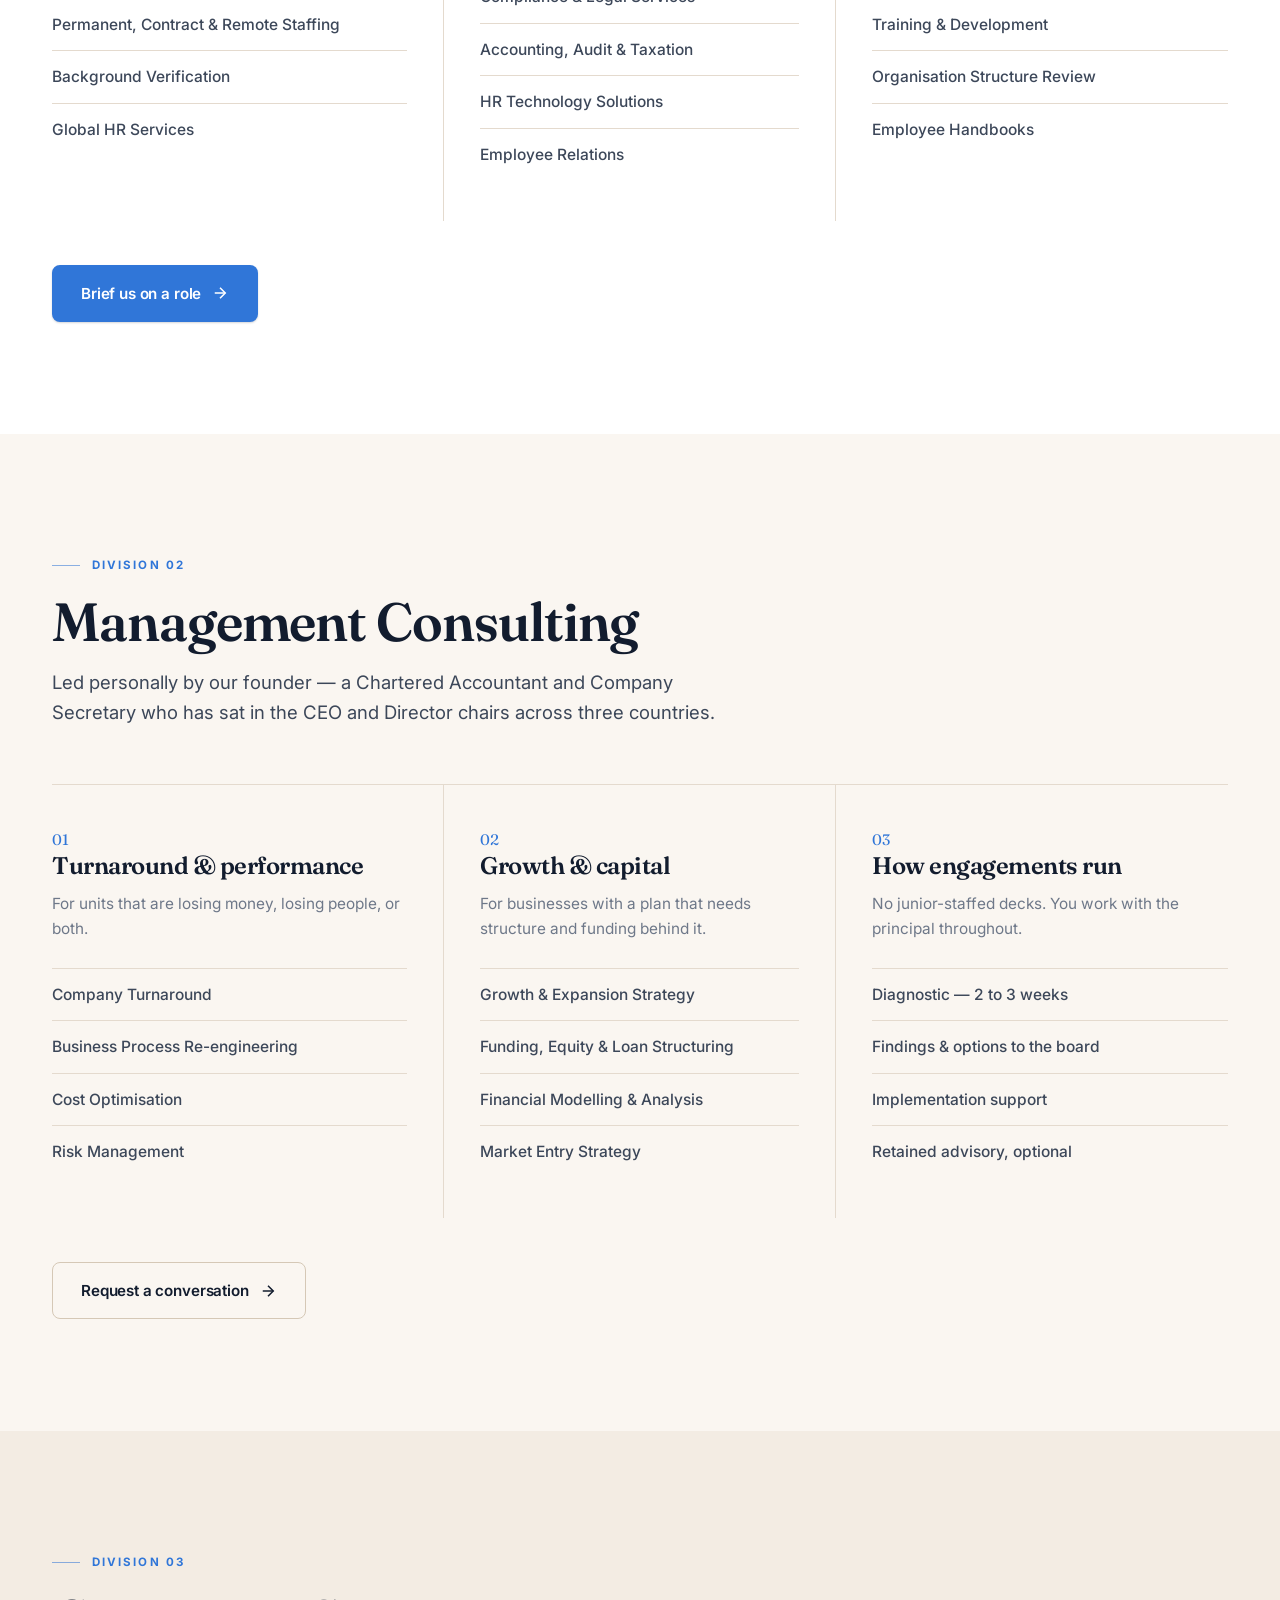
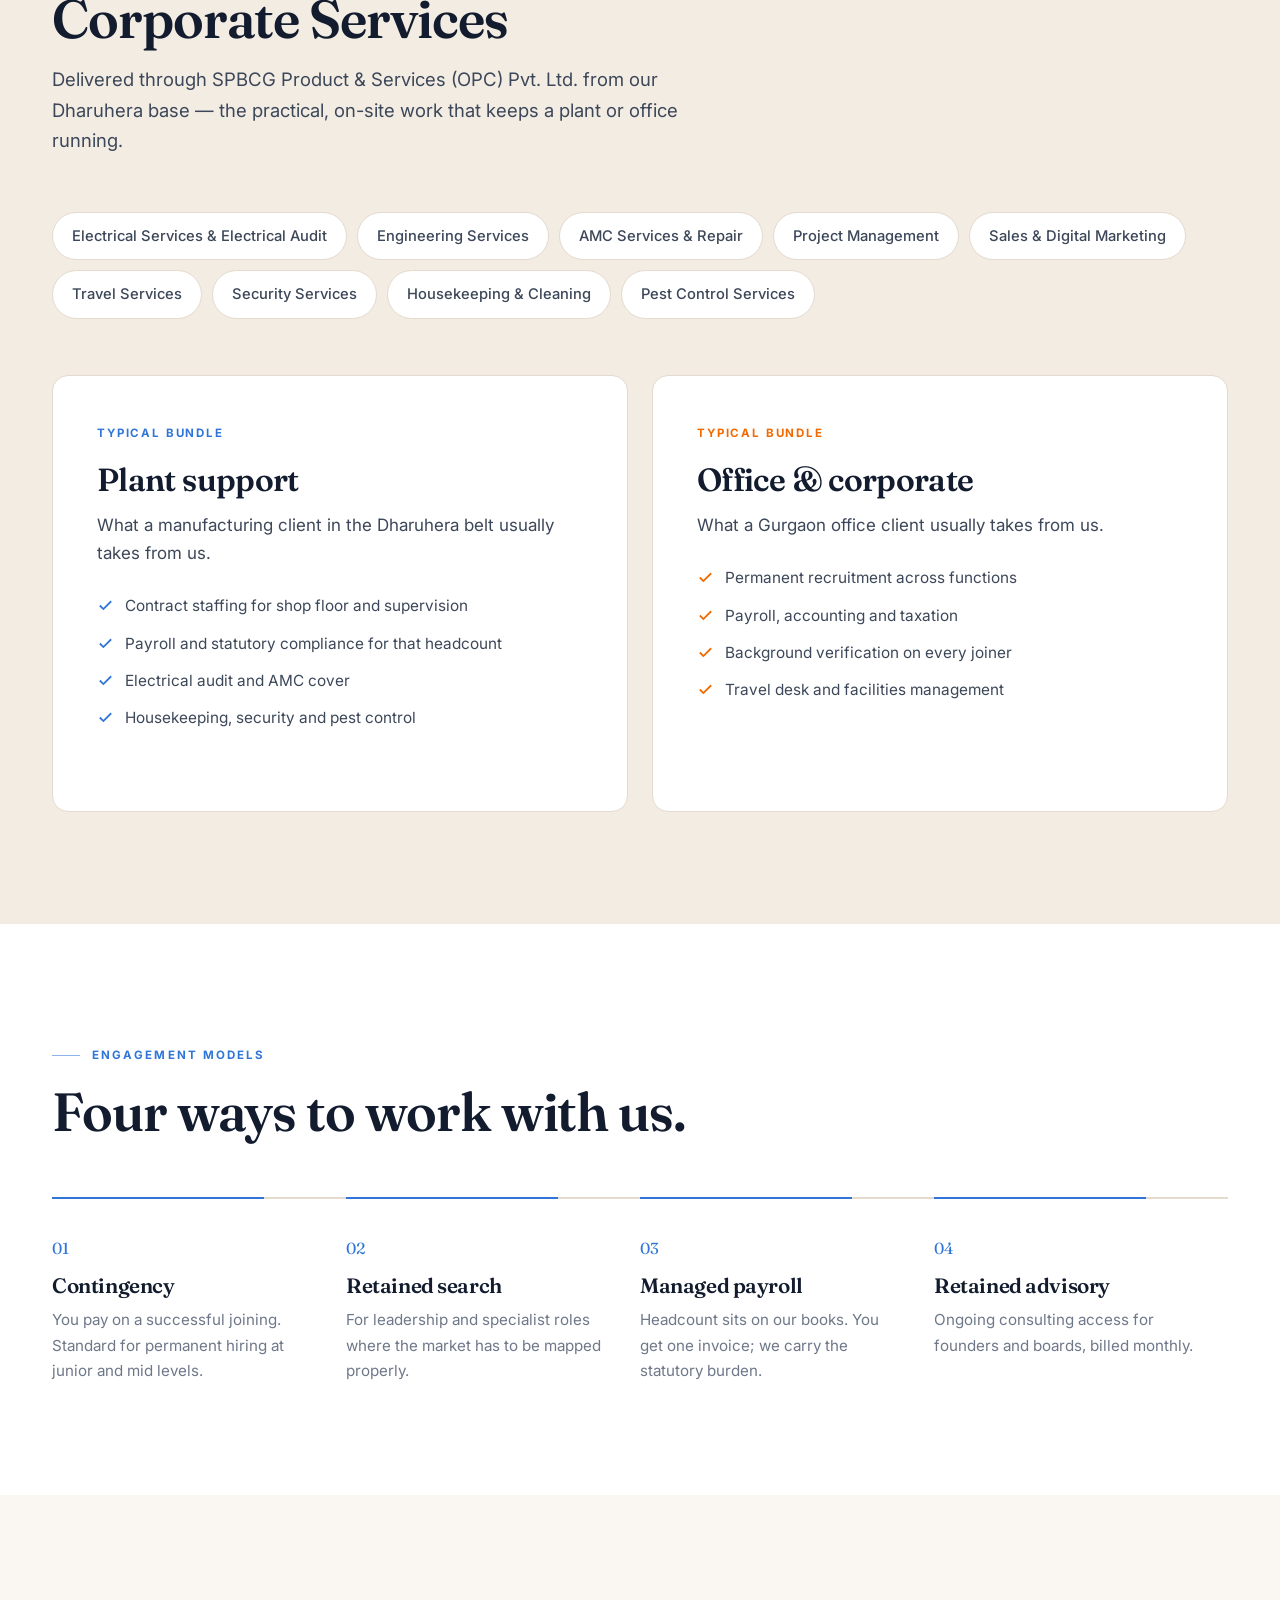
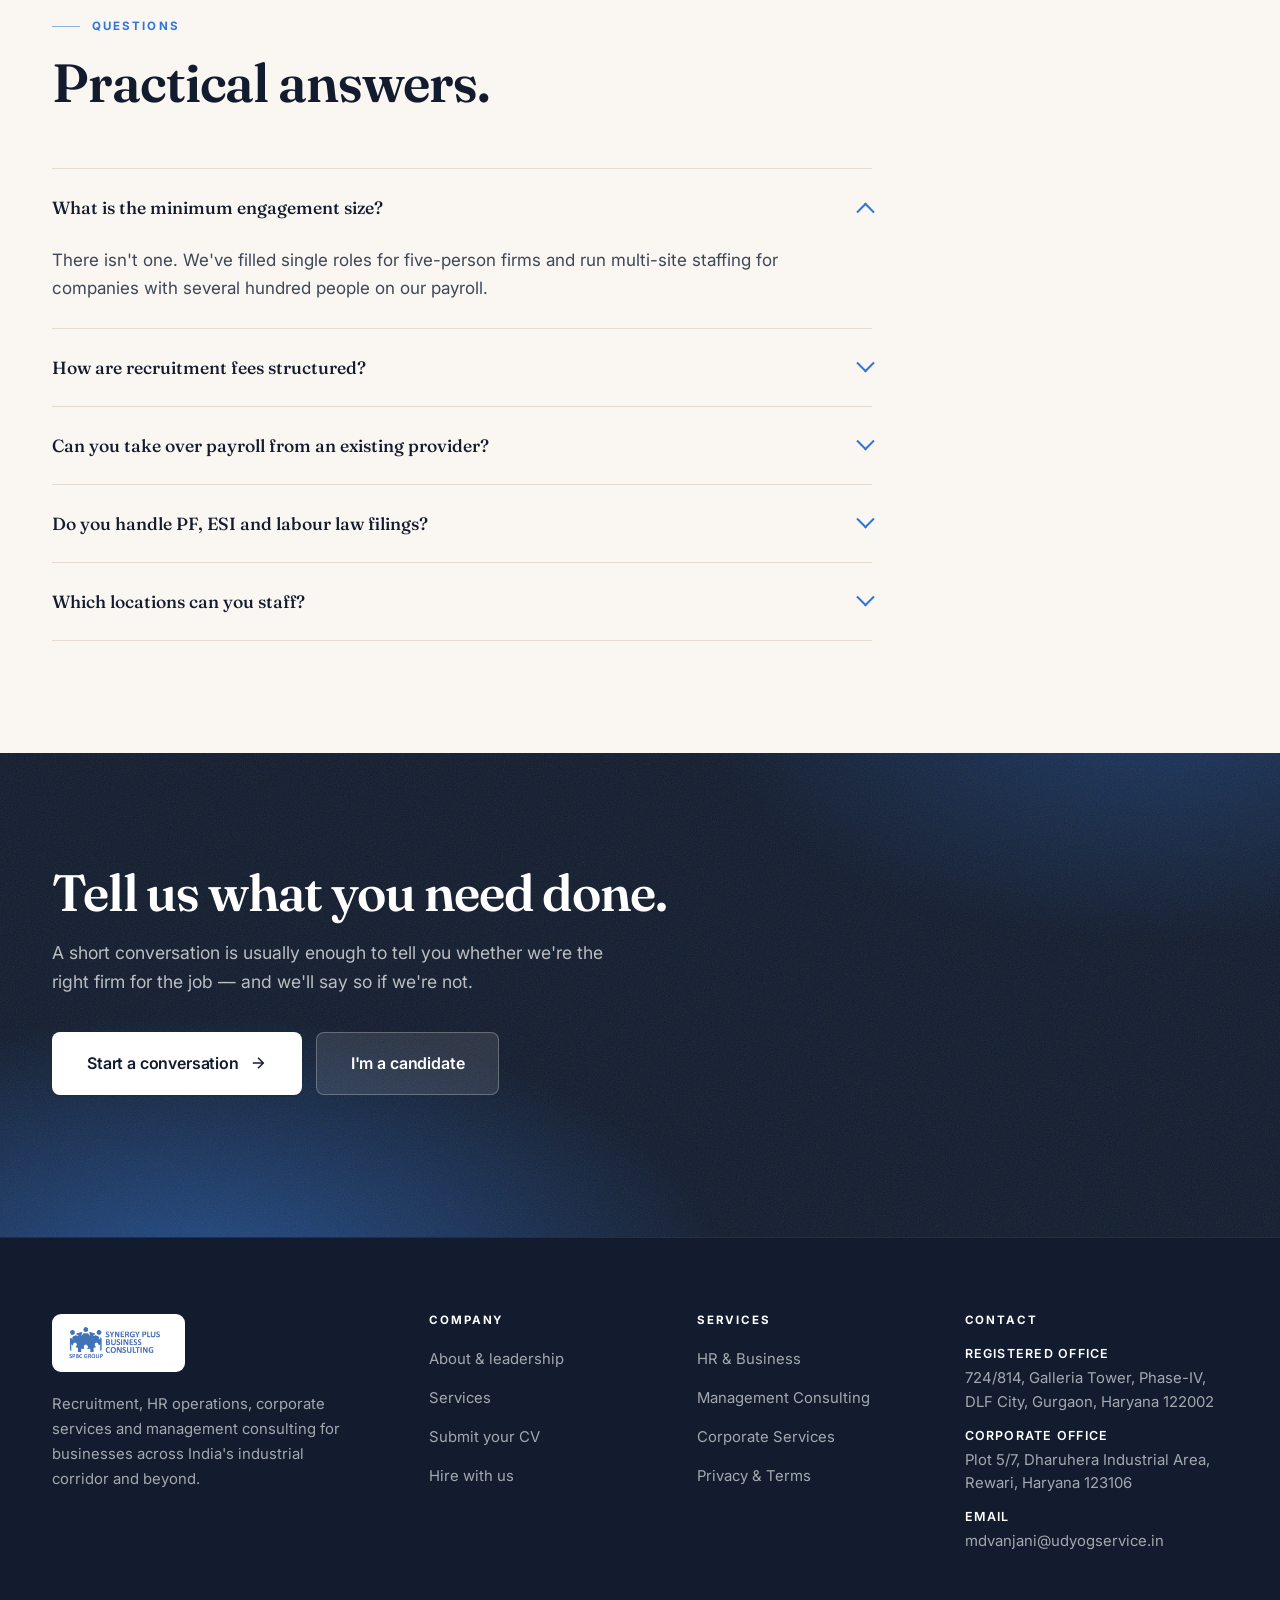
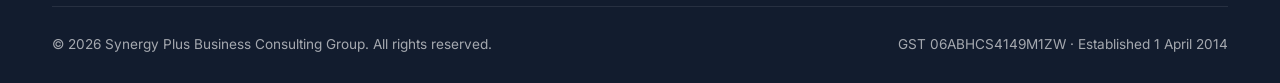
<file: services.html>
<!DOCTYPE html>
<html lang="en">
<head>
    <meta charset="UTF-8">
    <meta name="viewport" content="width=device-width, initial-scale=1.0">
    <title>Services — SPBC Group</title>
    <meta name="description" content="Recruitment and staffing, payroll, compliance, management consulting and corporate services from Synergy Plus Business Consulting Group.">
    <link rel="stylesheet" href="style.css">
</head>
<body>
    <div class="mode-sweep" id="modeSweep" aria-hidden="true"></div>

    <nav class="nav" id="nav">
        <div class="wrap nav__inner">
            <a href="index.html" class="nav__logo" aria-label="SPBC Group home">
                <img src="Assets/logo.png" alt="Synergy Plus Business Consulting Group">
            </a>
            <ul class="nav__links" id="navLinks">
                <li><a href="index.html">Home</a></li>
                <li><a href="services.html" class="is-active">Services</a></li>
                <li><a href="founder.html">About</a></li>
                <li><a href="contact.html">Contact</a></li>
            </ul>
            <div class="mode-switch" role="group" aria-label="Choose your view">
                <button class="mode-switch__btn" data-mode-set="hire" type="button">I'm hiring</button>
                <button class="mode-switch__btn" data-mode-set="candidate" type="button">I'm looking</button>
            </div>
            <a href="contact.html" class="btn btn--ink nav__cta">Talk to us</a>
            <button class="burger" id="burger" aria-label="Menu" aria-expanded="false">
                <span></span><span></span><span></span>
            </button>
        </div>
    </nav>

    <header class="page-head">
        <div class="page-head__bg" aria-hidden="true">
            <div class="bg-aurora bg-aurora--a"></div>
            <div class="bg-dots"></div>
            <div class="bg-grain"></div>
        </div>
        <div class="wrap">
            <span class="eyebrow fade-up">Services</span>
            <h1 class="display-xl fade-up d1" style="max-width:16ch;">Everything a workforce needs, under one contract.</h1>
            <p class="lede fade-up d2" style="font-size:1.2rem;">Twenty-one service lines across three divisions — recruitment and HR operations, boardroom consulting, and the corporate services that keep a facility running. Take one, or let us run the lot.</p>
        </div>
    </header>

    <section class="section section--tight">
        <div class="wrap">
            <div class="stats">
                <div class="stat reveal"><div class="stat__num">12</div><div class="stat__label">HR &amp; business service lines</div></div>
                <div class="stat reveal d1"><div class="stat__num">06</div><div class="stat__label">Consulting practice areas</div></div>
                <div class="stat reveal d2"><div class="stat__num">09</div><div class="stat__label">Corporate service lines</div></div>
                <div class="stat reveal d3"><div class="stat__num">15<span>+</span></div><div class="stat__label">Sectors actively served</div></div>
            </div>
        </div>
    </section>

    <!-- ============================ HR ============================ -->
    <section class="section section--surface" id="hr">
        <div class="wrap">
            <div class="section-head reveal">
                <span class="eyebrow">Division 01</span>
                <h2 class="display-lg">HR &amp; Business Services</h2>
                <p class="lede">The full employee lifecycle. We can own all of it, or slot into the parts your team would rather not carry.</p>
            </div>

            <div class="svc-grid">
                <div class="svc-col reveal">
                    <span class="svc-col__n">Hiring</span>
                    <h3>Finding people</h3>
                    <p>Our own network first, the open market second — every CV verified before it reaches you.</p>
                    <ul class="svc-list">
                        <li><span>Recruitment &amp; Staffing</span></li>
                        <li><span>Talent Acquisition &amp; Executive Search</span></li>
                        <li><span>Permanent, Contract &amp; Remote Staffing</span></li>
                        <li><span>Background Verification</span></li>
                        <li><span>Global HR Services</span></li>
                    </ul>
                </div>
                <div class="svc-col reveal d1">
                    <span class="svc-col__n">Operations</span>
                    <h3>Running the back office</h3>
                    <p>Salary processing, statutory filings and the paperwork that carries real penalties when it slips.</p>
                    <ul class="svc-list">
                        <li><span>Payroll Management</span></li>
                        <li><span>Compliance &amp; Legal Services</span></li>
                        <li><span>Accounting, Audit &amp; Taxation</span></li>
                        <li><span>HR Technology Solutions</span></li>
                        <li><span>Employee Relations</span></li>
                    </ul>
                </div>
                <div class="svc-col reveal d2">
                    <span class="svc-col__n">Growth</span>
                    <h3>Developing the team</h3>
                    <p>Policy, structure and training so the people you hire are still with you in three years.</p>
                    <ul class="svc-list">
                        <li><span>HR Consulting &amp; Policy Design</span></li>
                        <li><span>Performance Management</span></li>
                        <li><span>Training &amp; Development</span></li>
                        <li><span>Organisation Structure Review</span></li>
                        <li><span>Employee Handbooks</span></li>
                    </ul>
                </div>
            </div>

            <div style="margin-top:44px;">
                <a href="contact.html?type=employer" class="btn btn--solid" data-mode-hover="hire">Brief us on a role
                    <svg viewBox="0 0 24 24" fill="none" stroke="currentColor" stroke-width="2"><line x1="5" y1="12" x2="19" y2="12"></line><polyline points="12 5 19 12 12 19"></polyline></svg>
                </a>
            </div>
        </div>
    </section>

    <!-- ============================ CONSULTING ============================ -->
    <section class="section" id="consulting">
        <div class="wrap">
            <div class="section-head reveal">
                <span class="eyebrow">Division 02</span>
                <h2 class="display-lg">Management Consulting</h2>
                <p class="lede">Led personally by our founder — a Chartered Accountant and Company Secretary who has sat in the CEO and Director chairs across three countries.</p>
            </div>

            <div class="svc-grid">
                <div class="svc-col reveal">
                    <span class="svc-col__n">01</span>
                    <h3>Turnaround &amp; performance</h3>
                    <p>For units that are losing money, losing people, or both.</p>
                    <ul class="svc-list">
                        <li><span>Company Turnaround</span></li>
                        <li><span>Business Process Re-engineering</span></li>
                        <li><span>Cost Optimisation</span></li>
                        <li><span>Risk Management</span></li>
                    </ul>
                </div>
                <div class="svc-col reveal d1">
                    <span class="svc-col__n">02</span>
                    <h3>Growth &amp; capital</h3>
                    <p>For businesses with a plan that needs structure and funding behind it.</p>
                    <ul class="svc-list">
                        <li><span>Growth &amp; Expansion Strategy</span></li>
                        <li><span>Funding, Equity &amp; Loan Structuring</span></li>
                        <li><span>Financial Modelling &amp; Analysis</span></li>
                        <li><span>Market Entry Strategy</span></li>
                    </ul>
                </div>
                <div class="svc-col reveal d2">
                    <span class="svc-col__n">03</span>
                    <h3>How engagements run</h3>
                    <p>No junior-staffed decks. You work with the principal throughout.</p>
                    <ul class="svc-list">
                        <li><span>Diagnostic — 2 to 3 weeks</span></li>
                        <li><span>Findings &amp; options to the board</span></li>
                        <li><span>Implementation support</span></li>
                        <li><span>Retained advisory, optional</span></li>
                    </ul>
                </div>
            </div>

            <div style="margin-top:44px;">
                <a href="contact.html?type=employer" class="btn btn--ghost" data-mode-hover="hire">Request a conversation
                    <svg viewBox="0 0 24 24" fill="none" stroke="currentColor" stroke-width="2"><line x1="5" y1="12" x2="19" y2="12"></line><polyline points="12 5 19 12 12 19"></polyline></svg>
                </a>
            </div>
        </div>
    </section>

    <!-- ============================ CORPORATE ============================ -->
    <section class="section section--paper2" id="corporate">
        <div class="wrap">
            <div class="section-head reveal">
                <span class="eyebrow">Division 03</span>
                <h2 class="display-lg">Corporate Services</h2>
                <p class="lede">Delivered through SPBCG Product &amp; Services (OPC) Pvt. Ltd. from our Dharuhera base — the practical, on-site work that keeps a plant or office running.</p>
            </div>

            <div class="sectors reveal">
                <span class="sector">Electrical Services &amp; Electrical Audit</span>
                <span class="sector">Engineering Services</span>
                <span class="sector">AMC Services &amp; Repair</span>
                <span class="sector">Project Management</span>
                <span class="sector">Sales &amp; Digital Marketing</span>
                <span class="sector">Travel Services</span>
                <span class="sector">Security Services</span>
                <span class="sector">Housekeeping &amp; Cleaning</span>
                <span class="sector">Pest Control Services</span>
            </div>

            <div class="duo" style="margin-top:56px;">
                <article class="duo__card duo__card--hire reveal" style="cursor:default;">
                    <span class="duo__tag">Typical bundle</span>
                    <h3>Plant support</h3>
                    <p>What a manufacturing client in the Dharuhera belt usually takes from us.</p>
                    <ul class="duo__points">
                        <li><svg viewBox="0 0 24 24" fill="none" stroke="currentColor" stroke-width="2.5"><path d="M20 6 9 17l-5-5"/></svg> Contract staffing for shop floor and supervision</li>
                        <li><svg viewBox="0 0 24 24" fill="none" stroke="currentColor" stroke-width="2.5"><path d="M20 6 9 17l-5-5"/></svg> Payroll and statutory compliance for that headcount</li>
                        <li><svg viewBox="0 0 24 24" fill="none" stroke="currentColor" stroke-width="2.5"><path d="M20 6 9 17l-5-5"/></svg> Electrical audit and AMC cover</li>
                        <li><svg viewBox="0 0 24 24" fill="none" stroke="currentColor" stroke-width="2.5"><path d="M20 6 9 17l-5-5"/></svg> Housekeeping, security and pest control</li>
                    </ul>
                </article>
                <article class="duo__card duo__card--candidate reveal d1" style="cursor:default;">
                    <span class="duo__tag">Typical bundle</span>
                    <h3>Office &amp; corporate</h3>
                    <p>What a Gurgaon office client usually takes from us.</p>
                    <ul class="duo__points">
                        <li><svg viewBox="0 0 24 24" fill="none" stroke="currentColor" stroke-width="2.5"><path d="M20 6 9 17l-5-5"/></svg> Permanent recruitment across functions</li>
                        <li><svg viewBox="0 0 24 24" fill="none" stroke="currentColor" stroke-width="2.5"><path d="M20 6 9 17l-5-5"/></svg> Payroll, accounting and taxation</li>
                        <li><svg viewBox="0 0 24 24" fill="none" stroke="currentColor" stroke-width="2.5"><path d="M20 6 9 17l-5-5"/></svg> Background verification on every joiner</li>
                        <li><svg viewBox="0 0 24 24" fill="none" stroke="currentColor" stroke-width="2.5"><path d="M20 6 9 17l-5-5"/></svg> Travel desk and facilities management</li>
                    </ul>
                </article>
            </div>
        </div>
    </section>

    <!-- ============================ ENGAGEMENT ============================ -->
    <section class="section section--surface">
        <div class="wrap">
            <div class="section-head reveal">
                <span class="eyebrow">Engagement models</span>
                <h2 class="display-lg">Four ways to work with us.</h2>
            </div>
            <div class="steps">
                <div class="step reveal">
                    <span class="step__n">01</span>
                    <h3>Contingency</h3>
                    <p>You pay on a successful joining. Standard for permanent hiring at junior and mid levels.</p>
                </div>
                <div class="step reveal d1">
                    <span class="step__n">02</span>
                    <h3>Retained search</h3>
                    <p>For leadership and specialist roles where the market has to be mapped properly.</p>
                </div>
                <div class="step reveal d2">
                    <span class="step__n">03</span>
                    <h3>Managed payroll</h3>
                    <p>Headcount sits on our books. You get one invoice; we carry the statutory burden.</p>
                </div>
                <div class="step reveal d3">
                    <span class="step__n">04</span>
                    <h3>Retained advisory</h3>
                    <p>Ongoing consulting access for founders and boards, billed monthly.</p>
                </div>
            </div>
        </div>
    </section>

    <!-- ============================ FAQ ============================ -->
    <section class="section">
        <div class="wrap">
            <div class="section-head reveal" style="max-width:620px;">
                <span class="eyebrow">Questions</span>
                <h2 class="display-lg">Practical answers.</h2>
            </div>
            <div class="faq reveal d1">
                <details open>
                    <summary>What is the minimum engagement size?</summary>
                    <p>There isn't one. We've filled single roles for five-person firms and run multi-site staffing for companies with several hundred people on our payroll.</p>
                </details>
                <details>
                    <summary>How are recruitment fees structured?</summary>
                    <p>A percentage of annual CTC for contingency hiring, with a replacement guarantee period. Retained search is staged across the mandate. Managed payroll is a per-head monthly charge. Everything is agreed in writing before we start.</p>
                </details>
                <details>
                    <summary>Can you take over payroll from an existing provider?</summary>
                    <p>Yes, and we do it regularly. Transitions are planned around a month-end so no salary cycle is disrupted.</p>
                </details>
                <details>
                    <summary>Do you handle PF, ESI and labour law filings?</summary>
                    <p>Yes — provident fund, ESI, professional tax, gratuity, contract labour registers and returns are all part of the compliance service.</p>
                </details>
                <details>
                    <summary>Which locations can you staff?</summary>
                    <p>Strongest across the Gurgaon–Dharuhera–Rewari corridor and the wider NCR, with delivery elsewhere in India through our network, plus global HR support for UK and Singapore operations.</p>
                </details>
            </div>
        </div>
    </section>

    <section class="section cta-band">
        <div class="wrap">
            <h2>Tell us what you need done.</h2>
            <p>A short conversation is usually enough to tell you whether we're the right firm for the job — and we'll say so if we're not.</p>
            <div class="hero__actions">
                <a href="contact.html?type=employer" class="btn btn--solid btn--lg" data-mode-hover="hire">Start a conversation
                    <svg viewBox="0 0 24 24" fill="none" stroke="currentColor" stroke-width="2"><line x1="5" y1="12" x2="19" y2="12"></line><polyline points="12 5 19 12 12 19"></polyline></svg>
                </a>
                <a href="contact.html?type=candidate" class="btn btn--light btn--lg" data-mode-hover="candidate">I'm a candidate</a>
            </div>
        </div>
    </section>

    <footer class="footer">
        <div class="wrap">
            <div class="footer__top">
                <div>
                    <div class="footer__logo"><img src="Assets/logo.png" alt="Synergy Plus Business Consulting Group"></div>
                    <p>Recruitment, HR operations, corporate services and management consulting for businesses across India's industrial corridor and beyond.</p>
                </div>
                <div>
                    <h4>Company</h4>
                    <ul>
                        <li><a href="founder.html">About &amp; leadership</a></li>
                        <li><a href="services.html">Services</a></li>
                        <li><a href="contact.html?type=candidate">Submit your CV</a></li>
                        <li><a href="contact.html?type=employer">Hire with us</a></li>
                    </ul>
                </div>
                <div>
                    <h4>Services</h4>
                    <ul>
                        <li><a href="services.html#hr">HR &amp; Business</a></li>
                        <li><a href="services.html#consulting">Management Consulting</a></li>
                        <li><a href="services.html#corporate">Corporate Services</a></li>
                        <li><a href="legal.html#privacy">Privacy &amp; Terms</a></li>
                    </ul>
                </div>
                <div>
                    <h4>Contact</h4>
                    <ul class="footer__contact">
                        <li><b>Registered office</b>724/814, Galleria Tower, Phase-IV, DLF City, Gurgaon, Haryana 122002</li>
                        <li><b>Corporate office</b>Plot 5/7, Dharuhera Industrial Area, Rewari, Haryana 123106</li>
                        <li><b>Email</b><a href="mailto:mdvanjani@udyogservice.in">mdvanjani@udyogservice.in</a></li>
                    </ul>
                </div>
            </div>
            <div class="footer__bottom">
                <span>&copy; 2026 Synergy Plus Business Consulting Group. All rights reserved.</span>
                <span>GST 06ABHCS4149M1ZW · Established 1 April 2014</span>
            </div>
        </div>
    </footer>

    <script src="script.js"></script>
</body>
</html>
</file>
<file: style.css>
@import url('https://fonts.googleapis.com/css2?family=Fraunces:ital,opsz,wght@0,9..144,300..900;1,9..144,300..700&family=Inter:wght@400;500;600;700&display=swap');

/* =====================================================================
   SPBC GROUP — Design system
   Warm editorial corporate. Two modes: hire (blue) / candidate (orange).
   ===================================================================== */

/* Registered so the whole page can animate between modes */
@property --brand      { syntax: '<color>'; inherits: true; initial-value: #3076d8; }
@property --brand-dark { syntax: '<color>'; inherits: true; initial-value: #1f55a8; }
@property --brand-soft { syntax: '<color>'; inherits: true; initial-value: #e7f0fd; }
@property --aurora-1   { syntax: '<color>'; inherits: true; initial-value: #c8dbf4; }
@property --aurora-2   { syntax: '<color>'; inherits: true; initial-value: #f1dacb; }

:root {
    /* Ink */
    --ink:   #121c2e;
    --ink-2: #3c4759;
    --ink-3: #6e7889;
    --ink-4: #9aa3b2;

    /* Paper */
    --paper:   #faf6f1;
    --paper-2: #f3ece3;
    --paper-3: #ece2d5;
    --surface: #ffffff;
    --line:    #e4dace;
    --line-2:  #d5c8b6;

    /* Brand constants */
    --blue: #3076d8;  --blue-dark: #1f55a8;  --blue-soft: #e7f0fd;
    --orange: #f26900; --orange-dark: #c25400; --orange-soft: #fdebdd;
    --blush: #f1dacb;  --sky: #c8dbf4;

    /* Mode-driven (animated) */
    --brand: #3076d8;
    --brand-dark: #1f55a8;
    --brand-soft: #e7f0fd;
    --aurora-1: #c8dbf4;
    --aurora-2: #f1dacb;

    --display: 'Fraunces', 'Iowan Old Style', Georgia, serif;
    --sans: 'Inter', system-ui, -apple-system, sans-serif;

    --nav-h: 76px;
    --ease: cubic-bezier(.2, .7, .2, 1);
    --grain: url("data:image/svg+xml,%3Csvg xmlns='http://www.w3.org/2000/svg'%3E%3Cfilter id='n'%3E%3CfeTurbulence type='fractalNoise' baseFrequency='0.85' numOctaves='4' stitchTiles='stitch'/%3E%3C/filter%3E%3Crect width='100%25' height='100%25' filter='url(%23n)' opacity='0.35'/%3E%3C/svg%3E");
}

/* The mode switch — animates every brand-tinted element at once */
body {
    transition: --brand .65s var(--ease), --brand-dark .65s var(--ease),
                --brand-soft .65s var(--ease), --aurora-1 .9s var(--ease),
                --aurora-2 .9s var(--ease), background-color .65s var(--ease);
}
body[data-mode="hire"] {
    --brand: #3076d8; --brand-dark: #1f55a8; --brand-soft: #e7f0fd;
    --aurora-1: #b9d3f6; --aurora-2: #dce9fb;
    background-color: #f7f5f2;
}
body[data-mode="candidate"] {
    --brand: #f26900; --brand-dark: #c25400; --brand-soft: #fdebdd;
    --aurora-1: #f6d6bd; --aurora-2: #f7e4d4;
    background-color: #fbf5ef;
}

*, *::before, *::after { margin: 0; padding: 0; box-sizing: border-box; }

html { scroll-behavior: smooth; }

body {
    background: var(--paper);
    color: var(--ink);
    font-family: var(--sans);
    font-size: 17px;
    line-height: 1.65;
    -webkit-font-smoothing: antialiased;
    overflow-x: hidden;
}

img { max-width: 100%; display: block; }
ul { list-style: none; }
a { color: inherit; text-decoration: none; }

/* ---------- Type ---------- */
h1, h2, h3, h4 { font-family: var(--display); font-weight: 600; line-height: 1.08; letter-spacing: -0.02em; }

.display-xl { font-size: clamp(2.9rem, 6.2vw, 5.1rem); font-variation-settings: 'SOFT' 0, 'WONK' 1; }
.display-lg { font-size: clamp(2.3rem, 4.2vw, 3.5rem); }
.display-md { font-size: clamp(1.6rem, 2.4vw, 2.1rem); }

.lede { font-size: 1.16rem; color: var(--ink-2); max-width: 56ch; }
.muted { color: var(--ink-3); }

.eyebrow {
    display: inline-flex; align-items: center; gap: 12px;
    font-size: .72rem; font-weight: 700; letter-spacing: .18em;
    text-transform: uppercase; color: var(--brand);
    font-family: var(--sans);
}
.eyebrow::before { content: ''; width: 28px; height: 1px; background: currentColor; opacity: .55; }
.eyebrow--plain::before { display: none; }

.wrap { width: 100%; max-width: 1240px; margin: 0 auto; padding: 0 32px; }
.wrap--narrow { max-width: 860px; }

.section { padding: 112px 0; position: relative; }
.section--tight { padding: 76px 0; }
.section--paper2 { background: var(--paper-2); }
.section--surface { background: var(--surface); }
.section-head { max-width: 680px; margin-bottom: 56px; }
.section-head h2 { margin: 18px 0 16px; }
.section-head--center { margin-left: auto; margin-right: auto; text-align: center; }
.section-head--center .eyebrow::before { display: none; }

.rule { height: 1px; background: var(--line); border: 0; }

/* ---------- Buttons ---------- */
.btn {
    display: inline-flex; align-items: center; justify-content: center; gap: 10px;
    padding: 15px 28px; border-radius: 8px;
    font-family: var(--sans); font-size: .95rem; font-weight: 600; letter-spacing: -.01em;
    cursor: pointer; border: 1px solid transparent;
    transition: transform .25s var(--ease), background-color .45s var(--ease),
                border-color .45s var(--ease), color .35s var(--ease), box-shadow .3s var(--ease);
}
.btn svg { width: 18px; height: 18px; transition: transform .3s var(--ease); }
.btn:hover svg { transform: translateX(3px); }

.btn--solid { background: var(--brand); color: #fff; box-shadow: 0 1px 2px rgba(18,28,46,.18); }
.btn--solid:hover { background: var(--brand-dark); transform: translateY(-2px); box-shadow: 0 10px 24px -8px color-mix(in srgb, var(--brand) 60%, transparent); }

.btn--ghost { background: transparent; color: var(--ink); border-color: var(--line-2); }
.btn--ghost:hover { border-color: var(--ink); transform: translateY(-2px); }

.btn--ink { background: var(--ink); color: #fff; }
.btn--ink:hover { background: #000; transform: translateY(-2px); }

.btn--light { background: rgba(255,255,255,.1); color: #fff; border-color: rgba(255,255,255,.25); }
.btn--light:hover { background: rgba(255,255,255,.2); border-color: rgba(255,255,255,.5); }

.btn--lg { padding: 17px 34px; font-size: 1rem; }

.link-arrow {
    display: inline-flex; align-items: center; gap: 8px;
    font-weight: 600; font-size: .95rem; color: var(--brand);
    border-bottom: 1px solid color-mix(in srgb, var(--brand) 35%, transparent);
    padding-bottom: 2px; transition: gap .25s var(--ease), border-color .25s var(--ease);
}
.link-arrow:hover { gap: 14px; border-color: var(--brand); }

/* =====================================================================
   NAV
   ===================================================================== */
.nav {
    position: fixed; top: 0; left: 0; right: 0; z-index: 900;
    height: var(--nav-h);
    display: flex; align-items: center;
    background: color-mix(in srgb, var(--paper) 88%, transparent);
    backdrop-filter: blur(14px); -webkit-backdrop-filter: blur(14px);
    border-bottom: 1px solid transparent;
    transition: border-color .3s ease, background-color .3s ease, height .3s var(--ease);
}
.nav.is-stuck { border-bottom-color: var(--line); height: 66px; }
.nav__inner { display: flex; align-items: center; gap: 28px; width: 100%; }
.nav__logo img { height: 38px; width: auto; }
.nav__links { display: flex; gap: 4px; margin-left: auto; }
.nav__links a {
    padding: 9px 15px; border-radius: 7px; font-size: .92rem; font-weight: 500; color: var(--ink-2);
    transition: color .25s ease, background-color .25s ease;
}
.nav__links a:hover { color: var(--ink); background: var(--paper-3); }
.nav__links a.is-active { color: var(--brand); font-weight: 600; }

/* Mode toggle — the persistent "who are you" switch */
.mode-switch {
    display: flex; align-items: center; gap: 2px;
    background: var(--paper-3); border: 1px solid var(--line);
    border-radius: 999px; padding: 3px;
}
.mode-switch__btn {
    border: 0; background: transparent; cursor: pointer;
    font-family: var(--sans); font-size: .78rem; font-weight: 600; color: var(--ink-3);
    padding: 7px 15px; border-radius: 999px; white-space: nowrap;
    transition: color .3s ease, background-color .3s ease;
}
.mode-switch__btn:hover { color: var(--ink); }
body[data-mode="hire"] .mode-switch__btn[data-mode-set="hire"],
body[data-mode="candidate"] .mode-switch__btn[data-mode-set="candidate"] {
    background: var(--brand); color: #fff;
}

.nav__cta { margin-left: 4px; }

.burger { display: none; flex-direction: column; gap: 5px; background: none; border: 0; cursor: pointer; padding: 8px; margin-left: auto; }
.burger span { width: 22px; height: 2px; background: var(--ink); border-radius: 2px; transition: transform .3s var(--ease), opacity .2s ease; }
.burger.is-open span:nth-child(1) { transform: translateY(7px) rotate(45deg); }
.burger.is-open span:nth-child(2) { opacity: 0; }
.burger.is-open span:nth-child(3) { transform: translateY(-7px) rotate(-45deg); }

/* =====================================================================
   HERO
   ===================================================================== */
.hero { position: relative; padding: calc(var(--nav-h) + 76px) 0 0; overflow: hidden; }
.hero__grid {
    display: grid; grid-template-columns: 1.05fr .95fr; gap: 72px; align-items: center;
    min-height: 560px;
}

/* --- animated background stack --- */
.hero__bg { position: absolute; inset: 0; z-index: 0; pointer-events: none; overflow: hidden; }

.bg-aurora {
    position: absolute; border-radius: 50%; filter: blur(70px);
    transition: background-color .9s var(--ease);
}
.bg-aurora--a {
    width: 52vw; height: 52vw; max-width: 760px; max-height: 760px;
    top: -18%; right: -10%; background: var(--aurora-1); opacity: .75;
    animation: drift-a 26s ease-in-out infinite alternate;
}
.bg-aurora--b {
    width: 40vw; height: 40vw; max-width: 560px; max-height: 560px;
    bottom: -22%; left: -8%; background: var(--aurora-2); opacity: .7;
    animation: drift-b 32s ease-in-out infinite alternate;
}
@keyframes drift-a { from { transform: translate3d(0,0,0) scale(1); } to { transform: translate3d(-5%, 6%, 0) scale(1.14); } }
@keyframes drift-b { from { transform: translate3d(0,0,0) scale(1.06); } to { transform: translate3d(7%, -5%, 0) scale(1); } }

.bg-dots {
    position: absolute; inset: -40px;
    background-image: radial-gradient(circle, color-mix(in srgb, var(--ink) 18%, transparent) 1px, transparent 1px);
    background-size: 26px 26px;
    opacity: .22;
    -webkit-mask-image: radial-gradient(ellipse 70% 60% at 50% 40%, #000 20%, transparent 78%);
    mask-image: radial-gradient(ellipse 70% 60% at 50% 40%, #000 20%, transparent 78%);
    animation: dots-drift 48s linear infinite;
}
@keyframes dots-drift { to { background-position: 26px 52px; } }

.bg-net { position: absolute; inset: 0; width: 100%; height: 100%; }
.bg-net path { stroke: var(--brand); opacity: .22; fill: none; stroke-width: 1.2; }
.bg-net .net-dash { stroke-dasharray: 5 9; animation: dash-flow 7s linear infinite; }
@keyframes dash-flow { to { stroke-dashoffset: -56; } }
.bg-net circle.pulse { fill: var(--brand); }

.bg-grain {
    position: absolute; inset: 0;
    background-image: var(--grain);
    opacity: .45; mix-blend-mode: multiply;
}

/* --- hero copy --- */
.hero__copy { position: relative; z-index: 2; padding-bottom: 96px; }
.hero__copy .eyebrow { margin-bottom: 22px; }
.hero h1 { margin-bottom: 24px; }
.hero h1 em { font-style: italic; color: var(--brand); font-variation-settings: 'SOFT' 20, 'WONK' 1; }
.hero__lede { margin-bottom: 36px; font-size: 1.2rem; }
.hero__actions { display: flex; gap: 14px; flex-wrap: wrap; margin-bottom: 30px; }
.hero__note { display: flex; align-items: center; gap: 10px; font-size: .88rem; color: var(--ink-3); }
.hero__note b { color: var(--ink); font-weight: 600; }

/* Crossfade stack — swaps copy per mode without layout shift */
.swap { display: grid; }
.swap > * { grid-area: 1 / 1; opacity: 0; transform: translateY(10px); pointer-events: none;
            transition: opacity .5s var(--ease), transform .5s var(--ease); }
.swap > .swap-default { opacity: 1; transform: none; pointer-events: auto; }
body[data-mode="hire"] .swap > .swap-default,
body[data-mode="candidate"] .swap > .swap-default { opacity: 0; transform: translateY(-10px); pointer-events: none; }
body[data-mode="hire"] .swap > .swap-hire,
body[data-mode="candidate"] .swap > .swap-candidate { opacity: 1; transform: none; pointer-events: auto; }

/* Diagonal sweep that fires on mode change */
.mode-sweep {
    position: fixed; inset: 0; z-index: 880; pointer-events: none;
    background: linear-gradient(115deg, transparent 38%, color-mix(in srgb, var(--brand) 28%, transparent) 50%, transparent 62%);
    opacity: 0; transform: translateX(-30%);
}
.mode-sweep.is-firing { animation: sweep 900ms var(--ease); }
@keyframes sweep {
    0%   { opacity: 0;  transform: translateX(-35%); }
    35%  { opacity: 1; }
    100% { opacity: 0;  transform: translateX(35%); }
}

/* --- hero panel (right) --- */
.hero__panel { position: relative; z-index: 2; }
.panel {
    background: var(--surface); border: 1px solid var(--line); border-radius: 14px;
    box-shadow: 0 24px 60px -30px rgba(18,28,46,.35);
    overflow: hidden;
}
.panel__head {
    display: flex; align-items: center; justify-content: space-between;
    padding: 18px 22px; border-bottom: 1px solid var(--line); background: var(--paper);
}
.panel__title { font-family: var(--sans); font-size: .82rem; font-weight: 700; letter-spacing: .12em; text-transform: uppercase; color: var(--ink-3); }
.panel__live { display: inline-flex; align-items: center; gap: 7px; font-size: .74rem; font-weight: 600; color: var(--brand); }
.panel__live::before { content: ''; width: 7px; height: 7px; border-radius: 50%; background: var(--brand); animation: blip 2s ease-in-out infinite; }
@keyframes blip { 0%, 100% { opacity: 1; transform: scale(1); } 50% { opacity: .35; transform: scale(.8); } }
.panel__body { padding: 8px 22px 22px; }

.flow__row { display: grid; grid-template-columns: 1fr auto; align-items: center; gap: 14px; padding: 15px 0; border-bottom: 1px solid var(--line); }
.flow__row:last-child { border-bottom: 0; }
.flow__label { display: flex; align-items: center; gap: 12px; font-size: .95rem; font-weight: 500; color: var(--ink-2); }
.flow__dot { width: 9px; height: 9px; border-radius: 50%; background: var(--brand); opacity: .35; flex-shrink: 0; }
.flow__row:nth-child(1) .flow__dot { opacity: 1; }
.flow__row:nth-child(2) .flow__dot { opacity: .78; }
.flow__row:nth-child(3) .flow__dot { opacity: .56; }
.flow__val { font-family: var(--display); font-size: 1.5rem; font-weight: 600; color: var(--ink); }
.flow__bar { grid-column: 1 / -1; height: 3px; border-radius: 2px; background: var(--paper-3); overflow: hidden; }
.flow__bar i { display: block; height: 100%; background: var(--brand); border-radius: 2px; transform-origin: left; animation: grow 1.4s var(--ease) both; }
@keyframes grow { from { transform: scaleX(0); } }

.panel__foot {
    display: flex; align-items: center; justify-content: space-between; gap: 12px;
    padding: 16px 22px; background: var(--brand-soft); border-top: 1px solid var(--line);
    font-size: .88rem; color: var(--ink-2);
}
.panel__foot b { font-family: var(--display); font-size: 1.15rem; color: var(--ink); }

.hero__chip {
    position: absolute; z-index: 3; background: var(--surface);
    border: 1px solid var(--line); border-radius: 11px; padding: 13px 17px;
    box-shadow: 0 16px 36px -22px rgba(18,28,46,.5);
    display: flex; align-items: center; gap: 12px;
}
.hero__chip--a { left: -34px; top: 54px; animation: bob 7s ease-in-out infinite; }
.hero__chip--b { right: -24px; bottom: 44px; animation: bob 8.5s ease-in-out .9s infinite; }
@keyframes bob { 0%, 100% { transform: translateY(0); } 50% { transform: translateY(-11px); } }
.hero__chip .chip__k { font-family: var(--display); font-size: 1.45rem; line-height: 1; }
.hero__chip .chip__v { font-size: .74rem; color: var(--ink-3); line-height: 1.3; }
.chip__icon { width: 34px; height: 34px; border-radius: 8px; background: var(--brand-soft); color: var(--brand); display: grid; place-items: center; }
.chip__icon svg { width: 17px; height: 17px; }

/* =====================================================================
   LOGO MARQUEE
   ===================================================================== */
.marquee-band { border-top: 1px solid var(--line); border-bottom: 1px solid var(--line); background: var(--paper-2); padding: 30px 0 34px; overflow: hidden; position: relative; }
.marquee-band__label { text-align: center; font-size: .7rem; font-weight: 700; letter-spacing: .2em; text-transform: uppercase; color: var(--ink-4); margin-bottom: 22px; }
.marquee-rows { display: flex; flex-direction: column; gap: 14px; }
.marquee { display: flex; gap: 14px; width: max-content; }
.marquee--a { animation: marquee 58s linear infinite; }
.marquee--b { animation: marquee-rev 68s linear infinite; }
/* Hovering the band holds the strip still so a logo can be read */
.marquee-band:hover .marquee { animation-play-state: paused; }
@keyframes marquee { to { transform: translateX(-50%); } }
@keyframes marquee-rev { from { transform: translateX(-50%); } to { transform: translateX(0); } }
.marquee-band::before, .marquee-band::after { content: ''; position: absolute; top: 0; bottom: 0; width: 120px; z-index: 2; pointer-events: none; }
.marquee-band::before { left: 0; background: linear-gradient(90deg, var(--paper-2), transparent); }
.marquee-band::after { right: 0; background: linear-gradient(270deg, var(--paper-2), transparent); }

/* ---- Logo tiles (shared by the marquee and the client grid) ---- */
.logo-tile {
    flex: 0 0 auto;
    width: 168px; height: 92px;
    display: flex; align-items: center; justify-content: center;
    padding: 14px 20px;
    background: var(--surface);
    border: 1px solid var(--line);
    border-radius: 12px;
    overflow: hidden;
    transition: transform .35s var(--ease), border-color .35s var(--ease), box-shadow .35s var(--ease);
}
/* Explicit box + object-fit, rather than max-width/max-height percentages:
   the latter resolve against an indefinite height and get dropped, which let
   square logos render at full size and spill out of the tile. */
.logo-tile img {
    width: 100%; height: 100%;
    object-fit: contain;
    filter: grayscale(1);
    opacity: .62;
    transition: filter .35s var(--ease), opacity .35s var(--ease);
}
.logo-tile:hover { transform: translateY(-3px); border-color: var(--brand); box-shadow: 0 12px 26px -16px rgba(18,28,46,.55); }
.logo-tile:hover img { filter: none; opacity: 1; }
/* For logos that are white or set on black artwork */
.logo-tile--dark { background: var(--ink); border-color: var(--ink); }

/* ---- Client roster grid ---- */
.client-group { margin-bottom: 44px; }
.client-group:last-child { margin-bottom: 0; }
.client-group h3 {
    font-family: var(--sans); font-size: .72rem; font-weight: 700;
    letter-spacing: .16em; text-transform: uppercase; color: var(--ink-3);
    margin-bottom: 18px; padding-bottom: 11px; border-bottom: 1px solid var(--line);
}
.client-grid { display: grid; grid-template-columns: repeat(6, 1fr); gap: 14px; }
.client-grid .logo-tile { width: auto; height: 88px; }
.client-grid .logo-tile img { filter: none; opacity: 1; }
@media (max-width: 1080px) { .client-grid { grid-template-columns: repeat(4, 1fr); } }
@media (max-width: 860px)  { .client-grid { grid-template-columns: repeat(3, 1fr); } }
@media (max-width: 560px)  { .client-grid { grid-template-columns: repeat(2, 1fr); } }

/* =====================================================================
   STATS BAND
   ===================================================================== */
.stats { display: grid; grid-template-columns: repeat(4, 1fr); }
.stat { padding: 40px 32px; border-right: 1px solid var(--line); }
.stat:first-child { padding-left: 0; }
.stat:last-child { border-right: 0; }
.stat__num { font-family: var(--display); font-size: clamp(2.4rem, 3.6vw, 3.2rem); line-height: 1; color: var(--ink); margin-bottom: 10px; }
.stat__num span { color: var(--brand); }
.stat__label { font-size: .88rem; color: var(--ink-3); font-weight: 500; }

/* =====================================================================
   SERVICES — editorial lists
   ===================================================================== */
.svc-grid { display: grid; grid-template-columns: repeat(3, 1fr); gap: 0; border-top: 1px solid var(--line); }
.svc-col { border-right: 1px solid var(--line); padding: 40px 36px; }
.svc-col:last-child { border-right: 0; padding-right: 0; }
.svc-col:first-child { padding-left: 0; }
.svc-col__n { font-family: var(--display); font-size: .95rem; color: var(--brand); margin-bottom: 14px; }
.svc-col h3 { font-size: 1.5rem; margin-bottom: 12px; }
.svc-col > p { font-size: .96rem; color: var(--ink-3); margin-bottom: 26px; }
.svc-list li { border-top: 1px solid var(--line); }
.svc-list a, .svc-list span {
    display: flex; align-items: center; justify-content: space-between; gap: 14px;
    padding: 13px 0; font-size: .97rem; color: var(--ink-2); font-weight: 500;
    transition: color .25s ease, padding .25s var(--ease);
}
.svc-list li:hover a, .svc-list li:hover span { color: var(--brand); padding-left: 8px; }
.svc-list .tick { width: 15px; height: 15px; color: var(--brand); opacity: .4; flex-shrink: 0; transition: opacity .25s ease; }
.svc-list li:hover .tick { opacity: 1; }

/* =====================================================================
   DUO — the two audiences, side by side (also drives the mode)
   ===================================================================== */
.duo { display: grid; grid-template-columns: 1fr 1fr; gap: 24px; }
.duo__card {
    position: relative; overflow: hidden; border-radius: 16px; padding: 48px 44px;
    border: 1px solid var(--line); background: var(--surface);
    transition: transform .45s var(--ease), box-shadow .45s var(--ease), border-color .45s var(--ease);
    cursor: pointer;
}
.duo__card::after {
    content: ''; position: absolute; inset: 0; opacity: 0;
    transition: opacity .5s var(--ease); pointer-events: none;
}
.duo__card--hire::after { background: linear-gradient(160deg, var(--blue-soft), transparent 62%); }
.duo__card--candidate::after { background: linear-gradient(160deg, var(--orange-soft), transparent 62%); }
.duo__card:hover { transform: translateY(-6px); box-shadow: 0 30px 60px -32px rgba(18,28,46,.4); }
.duo__card--hire:hover { border-color: var(--blue); }
.duo__card--candidate:hover { border-color: var(--orange); }
.duo__card:hover::after { opacity: 1; }
.duo__card > * { position: relative; z-index: 1; }
.duo__tag { font-size: .72rem; font-weight: 700; letter-spacing: .16em; text-transform: uppercase; margin-bottom: 20px; display: block; }
.duo__card--hire .duo__tag { color: var(--blue); }
.duo__card--candidate .duo__tag { color: var(--orange); }
.duo__card h3 { font-size: 2rem; margin-bottom: 14px; }
.duo__card p { color: var(--ink-2); margin-bottom: 26px; }
.duo__points { display: flex; flex-direction: column; gap: 12px; margin-bottom: 32px; }
.duo__points li { display: flex; gap: 11px; align-items: flex-start; font-size: .96rem; color: var(--ink-2); }
.duo__points svg { width: 17px; height: 17px; flex-shrink: 0; margin-top: 4px; }
.duo__card--hire .duo__points svg { color: var(--blue); }
.duo__card--candidate .duo__points svg { color: var(--orange); }
.duo__card--hire .btn--solid { background: var(--blue); }
.duo__card--hire .btn--solid:hover { background: var(--blue-dark); }
.duo__card--candidate .btn--solid { background: var(--orange); }
.duo__card--candidate .btn--solid:hover { background: var(--orange-dark); }

/* =====================================================================
   PROCESS
   ===================================================================== */
.steps { display: grid; grid-template-columns: repeat(4, 1fr); gap: 0; }
.step { padding: 36px 30px 0 0; border-top: 2px solid var(--line); position: relative; }
.step::before {
    content: ''; position: absolute; top: -2px; left: 0; width: 0; height: 2px; background: var(--brand);
    transition: width 1.1s var(--ease);
}
.step.is-visible::before { width: 72%; }
.step__n { font-family: var(--display); font-size: 1rem; color: var(--brand); margin-bottom: 14px; display: block; }
.step h3 { font-size: 1.3rem; margin-bottom: 10px; }
.step p { font-size: .95rem; color: var(--ink-3); }

/* =====================================================================
   SECTORS
   ===================================================================== */
.sectors { display: flex; flex-wrap: wrap; gap: 10px; }
.sector {
    display: inline-flex; align-items: center; gap: 9px;
    padding: 11px 19px; border-radius: 999px;
    border: 1px solid var(--line); background: var(--surface);
    font-size: .92rem; font-weight: 500; color: var(--ink-2);
    transition: transform .3s var(--ease), border-color .3s ease, color .3s ease, background-color .3s ease;
}
.sector:hover { transform: translateY(-3px); border-color: var(--brand); color: var(--brand); background: var(--brand-soft); }
.sector svg { width: 16px; height: 16px; opacity: .6; }

/* =====================================================================
   OFFICES + MAP
   ===================================================================== */
.offices { display: grid; grid-template-columns: .9fr 1.1fr; gap: 56px; align-items: center; }
.office { padding: 30px 0; border-top: 1px solid var(--line); }
.office:first-of-type { border-top: 0; padding-top: 0; }
.office__tag { font-size: .7rem; font-weight: 700; letter-spacing: .16em; text-transform: uppercase; color: var(--brand); }
.office h3 { font-size: 1.3rem; margin: 10px 0 8px; }
.office address { font-style: normal; color: var(--ink-2); font-size: .96rem; margin-bottom: 14px; }
.office__meta { display: flex; flex-direction: column; gap: 5px; font-size: .9rem; color: var(--ink-3); }
.office__meta a { color: var(--ink-2); border-bottom: 1px solid var(--line-2); transition: color .25s ease, border-color .25s ease; width: fit-content; }
.office__meta a:hover { color: var(--brand); border-color: var(--brand); }

.map-card { background: var(--surface); border: 1px solid var(--line); border-radius: 16px; padding: 34px; }
.map-svg { width: 100%; height: auto; }
.map-svg .land { fill: var(--paper-2); stroke: var(--line-2); stroke-width: 1.1; }
.map-svg .pin { fill: var(--brand); }
.map-svg .pin-ring { fill: none; stroke: var(--brand); opacity: .5; transform-origin: center; animation: ring 2.8s ease-out infinite; }
.map-svg .pin-ring--2 { animation-delay: 1.4s; }
@keyframes ring { 0% { r: 5; opacity: .6; } 100% { r: 22; opacity: 0; } }
.map-svg text { font-family: var(--sans); font-size: 11px; font-weight: 600; fill: var(--ink-2); }
.map-legend { display: flex; gap: 24px; flex-wrap: wrap; margin-top: 22px; padding-top: 20px; border-top: 1px solid var(--line); font-size: .85rem; color: var(--ink-3); }
.map-legend b { color: var(--ink); font-weight: 600; }

/* =====================================================================
   FOUNDER
   ===================================================================== */
.founder { display: grid; grid-template-columns: .85fr 1.15fr; gap: 64px; align-items: start; }
.portrait {
    position: relative; border-radius: 16px; overflow: hidden;
    aspect-ratio: 4 / 5; background: linear-gradient(165deg, var(--sky), var(--paper-2) 48%, var(--blush));
    border: 1px solid var(--line);
    display: flex; flex-direction: column; align-items: center; justify-content: center; gap: 10px;
}
.portrait::after { content: ''; position: absolute; inset: 0; background-image: var(--grain); opacity: .4; mix-blend-mode: multiply; }
/* Grain belongs on the empty placeholder, not over a real photograph */
.portrait--photo::after { display: none; }
.portrait img { width: 100%; height: 100%; object-fit: cover; position: absolute; inset: 0; }

.portrait-caption { display: flex; flex-direction: column; gap: 3px; margin-top: 18px; }
.portrait-caption strong { font-family: var(--display); font-size: 1.2rem; font-weight: 600; color: var(--ink); }
.portrait-caption span { font-size: .88rem; color: var(--ink-3); }

.photo-figure { margin: 0; }
.photo-figure img { width: 100%; height: auto; display: block; border-radius: 14px; border: 1px solid var(--line); }
.photo-figure figcaption { margin-top: 13px; font-size: .86rem; color: var(--ink-3); line-height: 1.55; }
.portrait__initials { font-family: var(--display); font-size: 3.4rem; color: var(--ink); position: relative; z-index: 1; }
.portrait__name { font-weight: 600; position: relative; z-index: 1; }
.portrait__role { font-size: .85rem; color: var(--ink-3); position: relative; z-index: 1; }

.creds { display: flex; flex-direction: column; margin-top: 26px; }
.creds li { display: flex; gap: 14px; padding: 13px 0; border-top: 1px solid var(--line); font-size: .94rem; color: var(--ink-2); }
.creds li span:first-child { font-family: var(--display); color: var(--brand); min-width: 28px; }

.bio p { margin-bottom: 20px; color: var(--ink-2); }
.pull-quote {
    font-family: var(--display); font-size: 1.6rem; line-height: 1.35; color: var(--ink);
    border-left: 3px solid var(--brand); padding: 6px 0 6px 28px; margin: 32px 0;
    font-style: italic;
}

/* =====================================================================
   TESTIMONIALS
   ===================================================================== */
.quotes { display: grid; grid-template-columns: repeat(3, 1fr); gap: 24px; }
.quote { background: var(--surface); border: 1px solid var(--line); border-radius: 14px; padding: 36px 32px; display: flex; flex-direction: column; transition: transform .4s var(--ease), box-shadow .4s var(--ease); }
.quote:hover { transform: translateY(-5px); box-shadow: 0 28px 56px -34px rgba(18,28,46,.45); }
.quote__mark { font-family: var(--display); font-size: 3rem; line-height: .6; color: var(--brand); opacity: .35; margin-bottom: 18px; }
.quote p { font-family: var(--display); font-size: 1.18rem; line-height: 1.45; color: var(--ink); margin-bottom: 26px; flex-grow: 1; }
.quote__by { display: flex; align-items: center; gap: 13px; padding-top: 20px; border-top: 1px solid var(--line); }
.quote__av { width: 42px; height: 42px; border-radius: 50%; display: grid; place-items: center; font-size: .85rem; font-weight: 700; color: #fff; flex-shrink: 0; }
.quote__by strong { display: block; font-size: .95rem; font-weight: 600; }
.quote__by span { font-size: .84rem; color: var(--ink-3); }

/* =====================================================================
   FAQ
   ===================================================================== */
.faq { max-width: 820px; }
.faq details { border-top: 1px solid var(--line); }
.faq details:last-of-type { border-bottom: 1px solid var(--line); }
.faq summary {
    list-style: none; cursor: pointer; padding: 24px 0; display: flex; gap: 20px;
    align-items: center; justify-content: space-between;
    font-size: 1.1rem; font-weight: 500; font-family: var(--display);
    transition: color .25s ease;
}
.faq summary::-webkit-details-marker { display: none; }
.faq summary:hover { color: var(--brand); }
.faq summary::after {
    content: ''; width: 13px; height: 13px; flex-shrink: 0;
    border-right: 2px solid var(--brand); border-bottom: 2px solid var(--brand);
    transform: rotate(45deg) translate(-3px, -3px);
    transition: transform .3s var(--ease);
}
.faq details[open] summary::after { transform: rotate(225deg) translate(-3px, -3px); }
.faq details p { padding: 0 0 26px; color: var(--ink-2); max-width: 68ch; }

/* =====================================================================
   CTA BAND
   ===================================================================== */
.cta-band { position: relative; overflow: hidden; background: var(--ink); color: #fff; }
.cta-band::before {
    content: ''; position: absolute; inset: 0;
    background: radial-gradient(ellipse 60% 80% at 15% 110%, color-mix(in srgb, var(--brand) 55%, transparent), transparent 70%),
                radial-gradient(ellipse 50% 70% at 90% -10%, color-mix(in srgb, var(--brand) 30%, transparent), transparent 70%);
    transition: background .7s var(--ease);
}
.cta-band::after { content: ''; position: absolute; inset: 0; background-image: var(--grain); opacity: .3; }
.cta-band .wrap { position: relative; z-index: 2; }
.cta-band h2 { font-size: clamp(2.1rem, 4vw, 3.2rem); margin-bottom: 18px; }
.cta-band p { color: rgba(255,255,255,.7); font-size: 1.1rem; max-width: 52ch; margin-bottom: 36px; }
.cta-band .btn--solid { background: #fff; color: var(--ink); }
.cta-band .btn--solid:hover { background: var(--brand); color: #fff; }

/* =====================================================================
   FOOTER
   ===================================================================== */
.footer { background: var(--ink); color: rgba(255,255,255,.62); padding: 76px 0 28px; border-top: 1px solid rgba(255,255,255,.08); }
.footer__top { display: grid; grid-template-columns: 1.5fr 1fr 1fr 1.2fr; gap: 48px; padding-bottom: 52px; }
.footer__logo { background: #fff; padding: 12px 14px; border-radius: 9px; width: fit-content; margin-bottom: 20px; }
.footer__logo img { height: 34px; width: auto; }
.footer p { font-size: .93rem; line-height: 1.7; max-width: 34ch; }
.footer h4 { font-family: var(--sans); font-size: .72rem; font-weight: 700; letter-spacing: .16em; text-transform: uppercase; color: #fff; margin-bottom: 18px; }
.footer ul { display: flex; flex-direction: column; gap: 11px; }
.footer a { font-size: .93rem; transition: color .25s ease; }
.footer a:hover { color: #fff; }
.footer__contact li { font-size: .93rem; line-height: 1.6; }
.footer__contact b { color: #fff; font-weight: 600; display: block; font-size: .78rem; letter-spacing: .1em; text-transform: uppercase; margin-bottom: 3px; }
.footer__bottom { display: flex; justify-content: space-between; gap: 18px; flex-wrap: wrap; padding-top: 26px; border-top: 1px solid rgba(255,255,255,.09); font-size: .85rem; }
.footer__social { display: flex; gap: 10px; }
.footer__social a { width: 36px; height: 36px; border-radius: 8px; border: 1px solid rgba(255,255,255,.14); display: grid; place-items: center; transition: background-color .3s ease, border-color .3s ease, color .3s ease; }
.footer__social a:hover { background: var(--brand); border-color: var(--brand); color: #fff; }
.footer__social svg { width: 16px; height: 16px; }

/* =====================================================================
   PAGE HEADER (inner pages)
   ===================================================================== */
.page-head { position: relative; padding: calc(var(--nav-h) + 86px) 0 64px; overflow: hidden; }
.page-head__bg { position: absolute; inset: 0; z-index: 0; pointer-events: none; overflow: hidden; }
.page-head .wrap { position: relative; z-index: 2; }
.page-head h1 { margin: 20px 0 20px; }

/* =====================================================================
   FORMS
   ===================================================================== */
.form-card { background: var(--surface); border: 1px solid var(--line); border-radius: 16px; padding: 40px; }
.form-tabs { display: flex; gap: 4px; background: var(--paper-2); border-radius: 10px; padding: 4px; margin-bottom: 34px; }
.form-tab { flex: 1; border: 0; background: transparent; cursor: pointer; padding: 13px; border-radius: 7px; font-family: var(--sans); font-size: .95rem; font-weight: 600; color: var(--ink-3); transition: background-color .3s ease, color .3s ease; }
.form-tab.is-active { background: var(--surface); color: var(--ink); box-shadow: 0 1px 3px rgba(18,28,46,.1); }
form { display: none; }
form.is-active { display: block; animation: fade-up .45s var(--ease); }
.field-grid { display: grid; grid-template-columns: 1fr 1fr; gap: 20px; margin-bottom: 26px; }
.field { display: flex; flex-direction: column; gap: 7px; }
.field--full { grid-column: span 2; }
.field label { font-size: .85rem; font-weight: 600; color: var(--ink-2); }
.field input, .field textarea, .field select {
    padding: 13px 15px; border: 1px solid var(--line-2); border-radius: 8px;
    background: var(--paper); font-family: inherit; font-size: .97rem; color: var(--ink);
    transition: border-color .25s ease, box-shadow .25s ease, background-color .25s ease;
}
.field input:focus, .field textarea:focus, .field select:focus {
    outline: none; background: var(--surface); border-color: var(--brand);
    box-shadow: 0 0 0 3px var(--brand-soft);
}
.drop {
    position: relative; border: 1.5px dashed var(--line-2); border-radius: 10px;
    padding: 28px; text-align: center; color: var(--ink-3); transition: border-color .25s ease, background-color .25s ease;
}
.drop:hover { border-color: var(--brand); background: var(--brand-soft); }
.drop input { position: absolute; inset: 0; opacity: 0; cursor: pointer; width: 100%; height: 100%; }
.drop svg { width: 22px; height: 22px; margin: 0 auto 8px; }
.drop span { font-size: .9rem; }

.contact-cards { display: grid; grid-template-columns: repeat(3, 1fr); gap: 20px; margin-top: 28px; }
.contact-card { background: var(--surface); border: 1px solid var(--line); border-radius: 12px; padding: 26px; border-top: 3px solid var(--brand); }
.contact-card b { display: block; font-size: .72rem; letter-spacing: .14em; text-transform: uppercase; color: var(--brand); margin-bottom: 10px; }
.contact-card strong { display: block; font-family: var(--display); font-size: 1.15rem; margin-bottom: 8px; }
.contact-card a, .contact-card p { display: block; font-size: .9rem; color: var(--ink-2); }
.contact-card a:hover { color: var(--brand); }

.trust-strip { display: flex; gap: 34px; flex-wrap: wrap; margin-bottom: 34px; }
.trust-strip div { display: flex; align-items: center; gap: 9px; font-size: .9rem; color: var(--ink-2); font-weight: 500; }
.trust-strip svg { width: 18px; height: 18px; color: var(--brand); flex-shrink: 0; }

/* =====================================================================
   LEGAL PROSE
   ===================================================================== */
.prose { max-width: 760px; }
.prose section { scroll-margin-top: 110px; padding: 44px 0; border-top: 1px solid var(--line); }
.prose h2 { font-size: 2rem; margin-bottom: 10px; }
.prose h3 { font-family: var(--sans); font-size: 1.05rem; font-weight: 700; margin: 30px 0 12px; }
.prose p { color: var(--ink-2); margin-bottom: 15px; }
.prose ul { list-style: disc; padding-left: 22px; color: var(--ink-2); margin-bottom: 15px; }
.prose li { margin-bottom: 8px; }
.prose .stamp { font-size: .82rem; color: var(--ink-4); text-transform: uppercase; letter-spacing: .1em; font-weight: 600; }

/* =====================================================================
   REVEAL
   ===================================================================== */
.reveal { opacity: 0; transform: translateY(26px); transition: opacity .8s var(--ease), transform .8s var(--ease); }
.reveal.is-visible { opacity: 1; transform: none; }
.d1 { transition-delay: .09s; } .d2 { transition-delay: .18s; }
.d3 { transition-delay: .27s; } .d4 { transition-delay: .36s; }
@keyframes fade-up { from { opacity: 0; transform: translateY(14px); } }
.fade-up { animation: fade-up .9s var(--ease) both; }
.fade-up.d1 { animation-delay: .12s; } .fade-up.d2 { animation-delay: .24s; } .fade-up.d3 { animation-delay: .36s; }

/* =====================================================================
   RESPONSIVE
   ===================================================================== */
@media (max-width: 1080px) {
    .hero__grid { grid-template-columns: 1fr; gap: 56px; }
    .hero__copy { padding-bottom: 0; }
    .hero__chip--a { left: -14px; } .hero__chip--b { right: -10px; }
    .offices, .founder { grid-template-columns: 1fr; gap: 42px; }
    .svc-grid { grid-template-columns: 1fr; }
    .svc-col { border-right: 0; border-bottom: 1px solid var(--line); padding: 32px 0; }
    .svc-col:last-child { border-bottom: 0; }
    .quotes { grid-template-columns: 1fr; }
    .steps { grid-template-columns: 1fr 1fr; gap: 28px 24px; }
    .footer__top { grid-template-columns: 1fr 1fr; gap: 38px; }
}

@media (max-width: 860px) {
    body { font-size: 16px; }
    .section { padding: 76px 0; }
    .nav__links {
        position: fixed; top: var(--nav-h); left: 0; right: 0;
        background: var(--paper); border-bottom: 1px solid var(--line);
        flex-direction: column; gap: 0; padding: 16px 24px 26px;
        transform: translateY(-14px); opacity: 0; visibility: hidden;
        transition: all .35s var(--ease); box-shadow: 0 20px 40px -24px rgba(18,28,46,.4);
    }
    .nav__links.is-open { transform: none; opacity: 1; visibility: visible; }
    .nav__links a { padding: 14px 4px; font-size: 1.05rem; border-bottom: 1px solid var(--line); border-radius: 0; }
    .burger { display: flex; }
    .nav__cta { display: none; }
    .mode-switch { margin-left: auto; }
    .mode-switch__btn { padding: 6px 11px; font-size: .72rem; }
    .duo { grid-template-columns: 1fr; }
    .duo__card { padding: 36px 28px; }
    .stats { grid-template-columns: 1fr 1fr; }
    .stat { padding: 28px 22px; border-bottom: 1px solid var(--line); }
    .stat:nth-child(2n) { border-right: 0; padding-right: 0; }
    .stat:nth-child(2n+1) { padding-left: 0; }
    .contact-cards { grid-template-columns: 1fr; }
    .field-grid { grid-template-columns: 1fr; }
    .field--full { grid-column: span 1; }
    .form-card { padding: 26px; }
    .footer__top { grid-template-columns: 1fr; gap: 34px; }
    .hero__chip--a, .hero__chip--b { display: none; }
    .wrap { padding: 0 22px; }
}

@media (max-width: 560px) {
    .steps { grid-template-columns: 1fr; }
    .trust-strip { gap: 14px; flex-direction: column; }
    .pull-quote { font-size: 1.3rem; padding-left: 20px; }
}

@media (prefers-reduced-motion: reduce) {
    *, *::before, *::after { animation-duration: .01ms !important; animation-iteration-count: 1 !important; transition-duration: .01ms !important; scroll-behavior: auto !important; }
    .reveal { opacity: 1; transform: none; }
}
</file>
